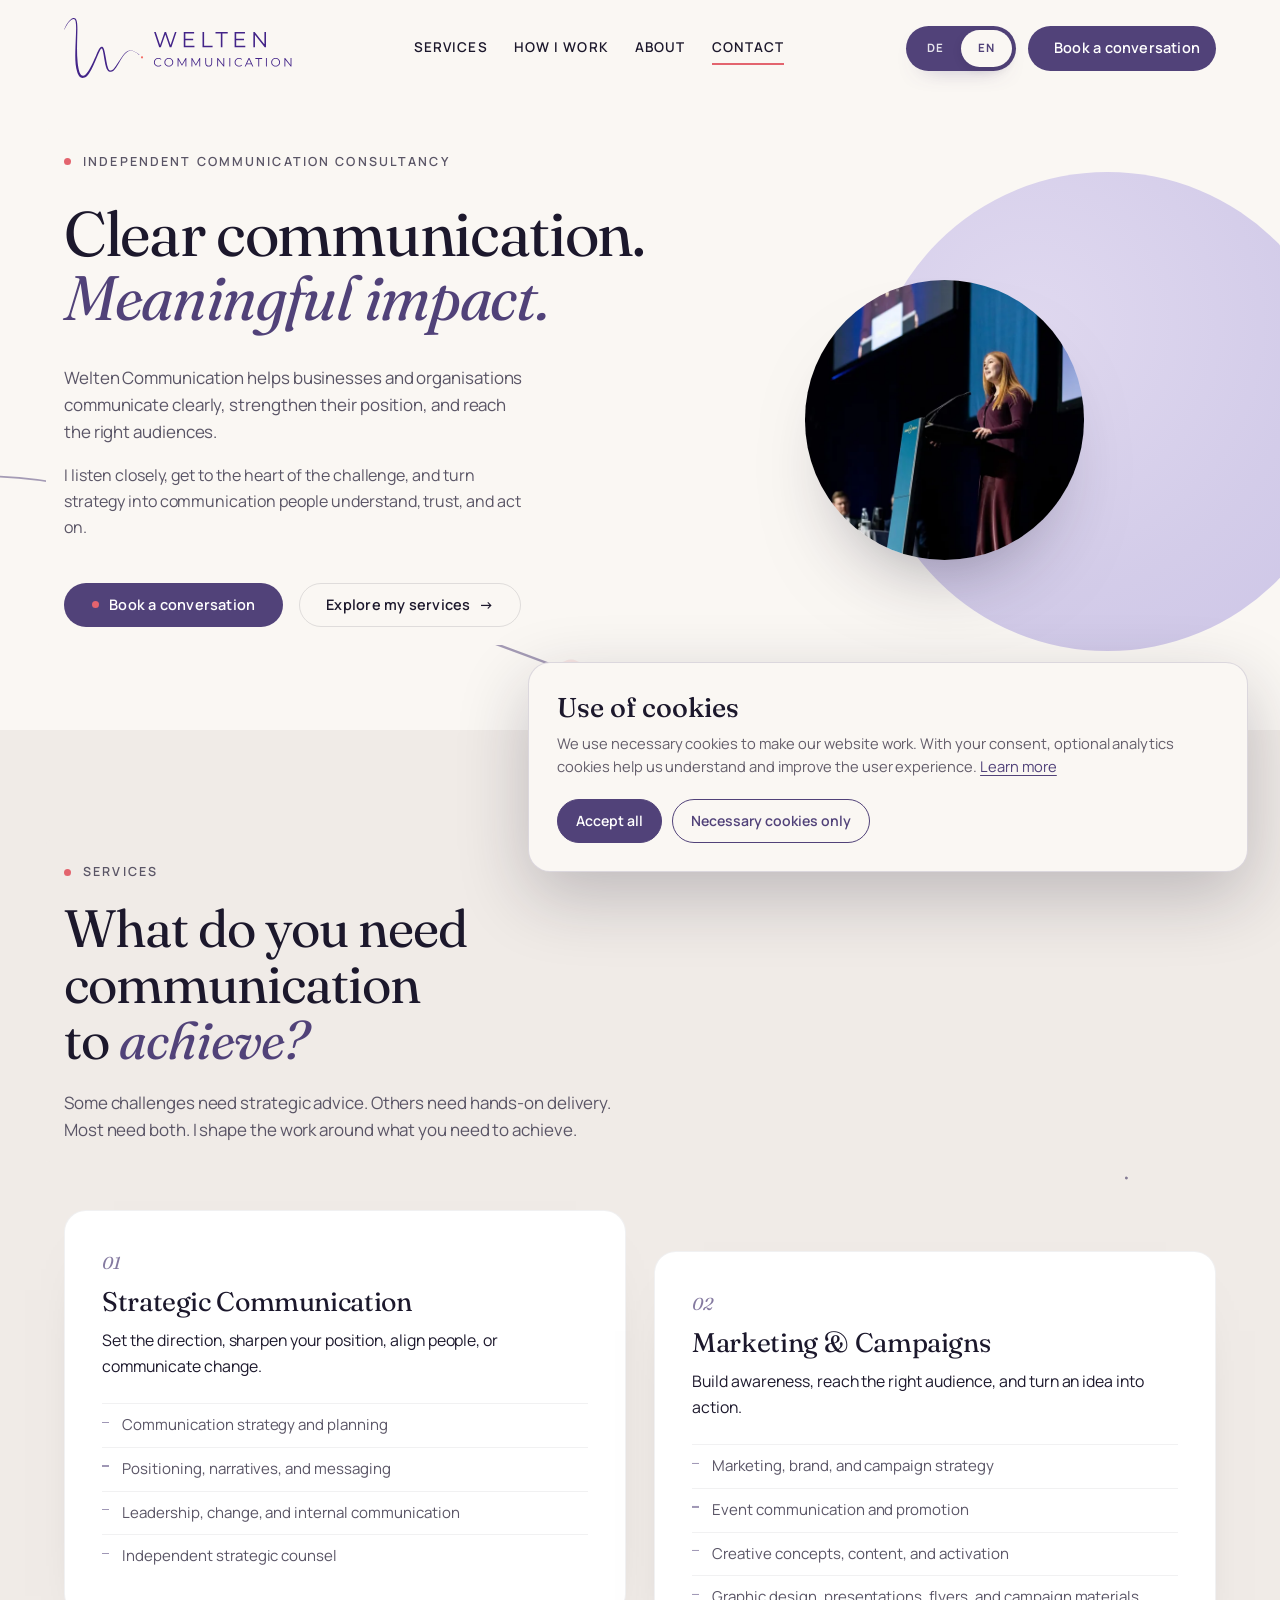
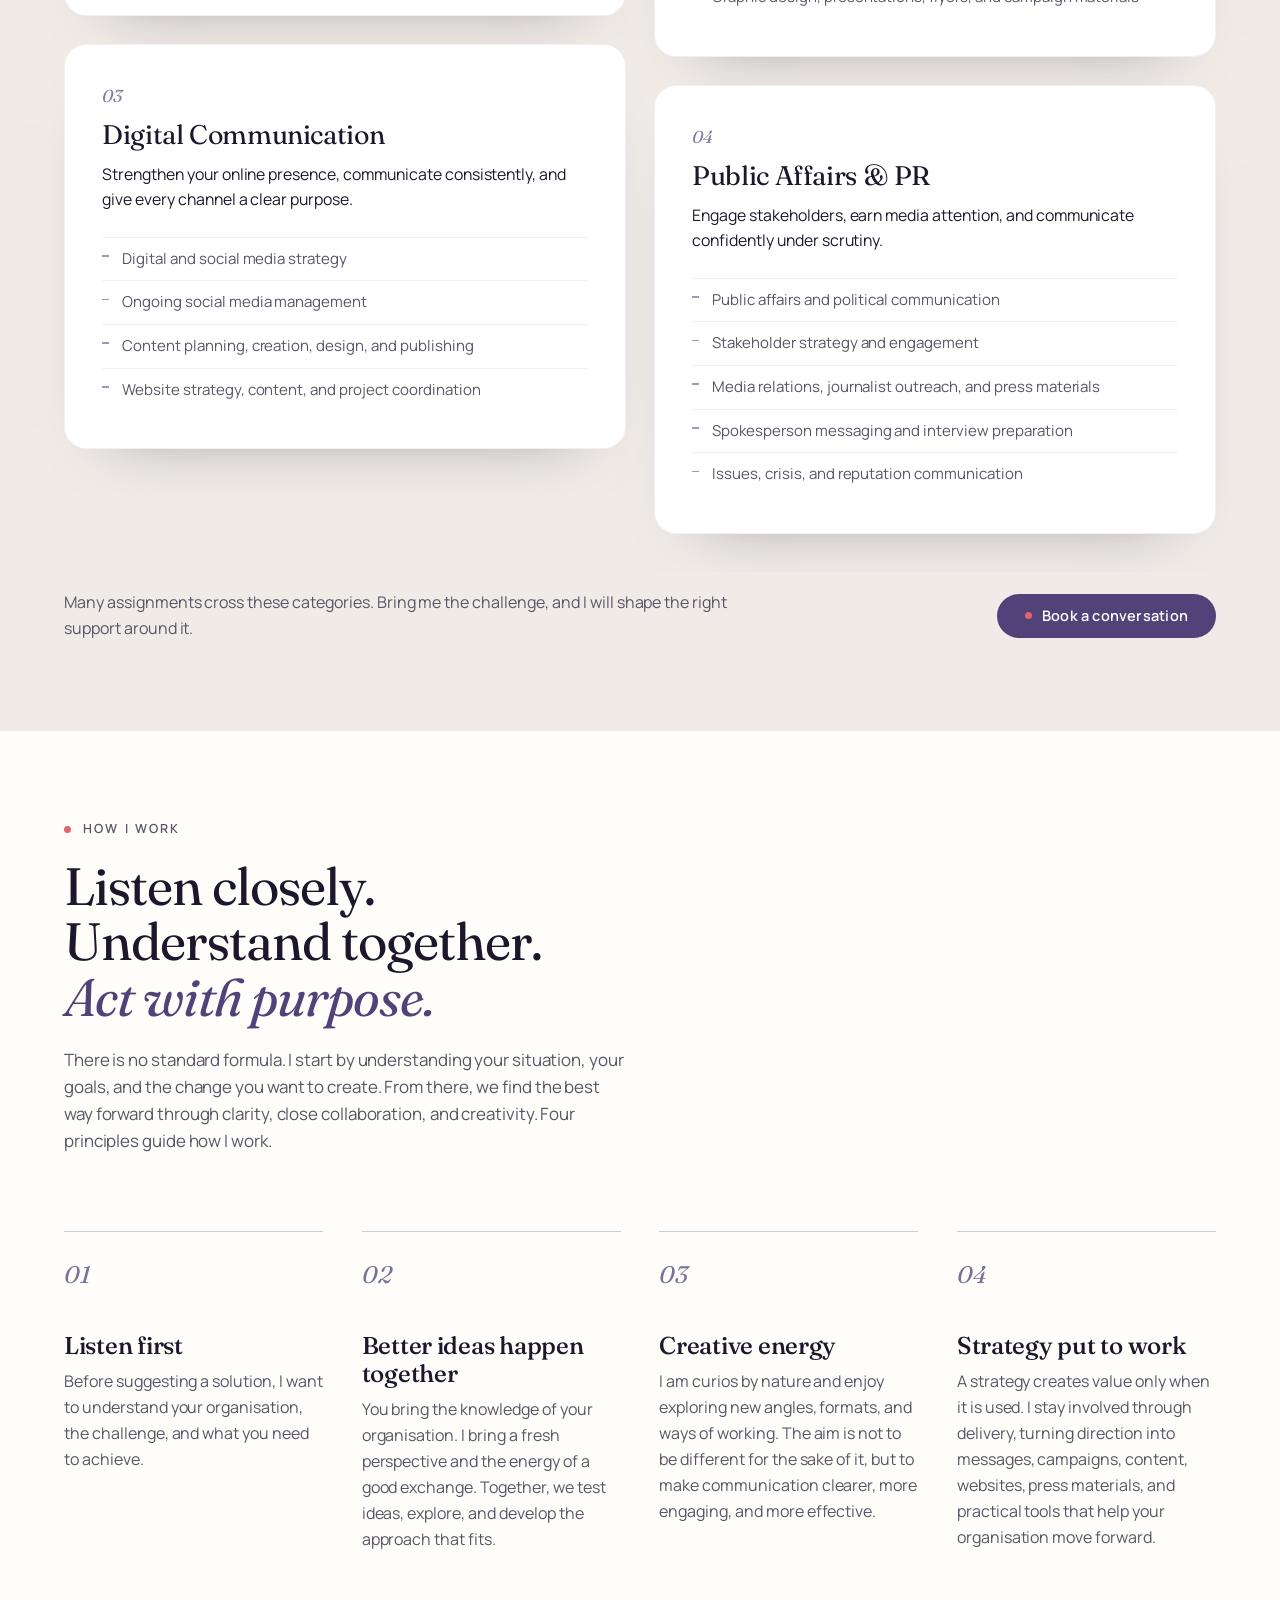
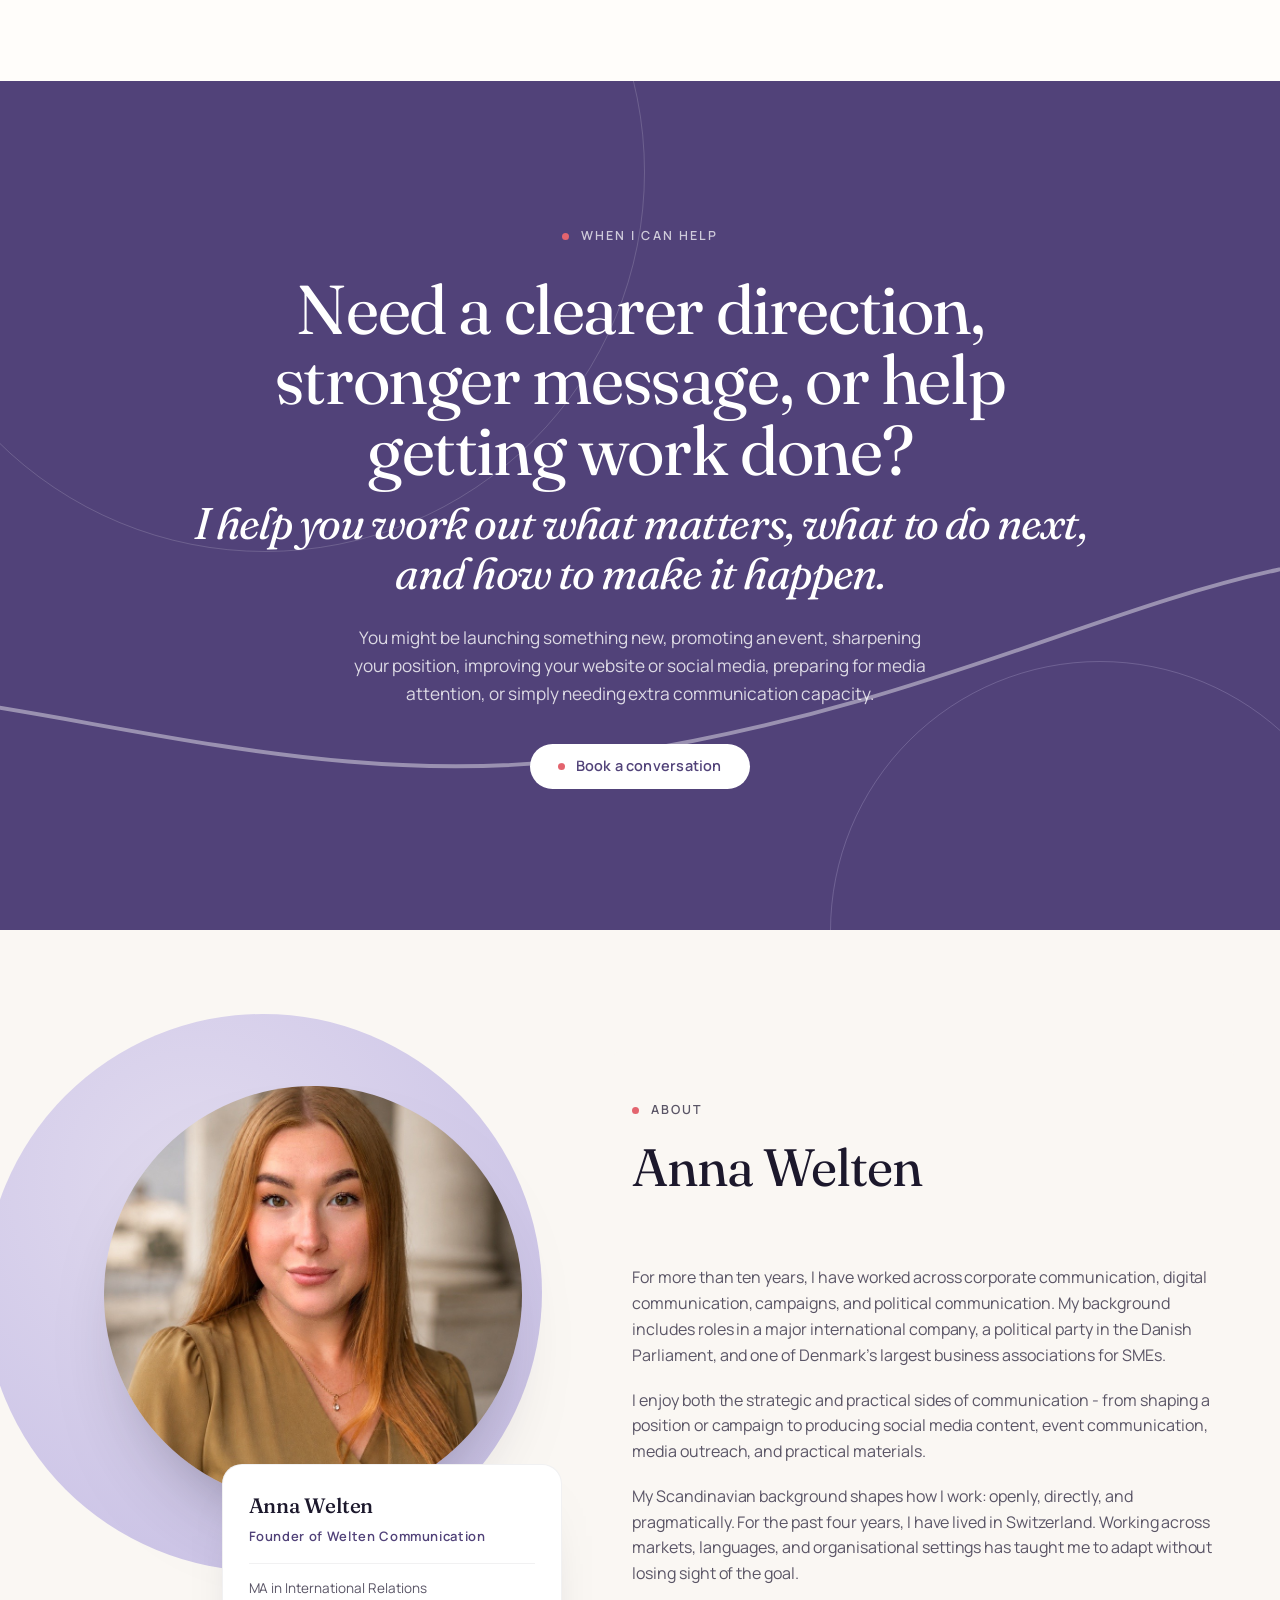
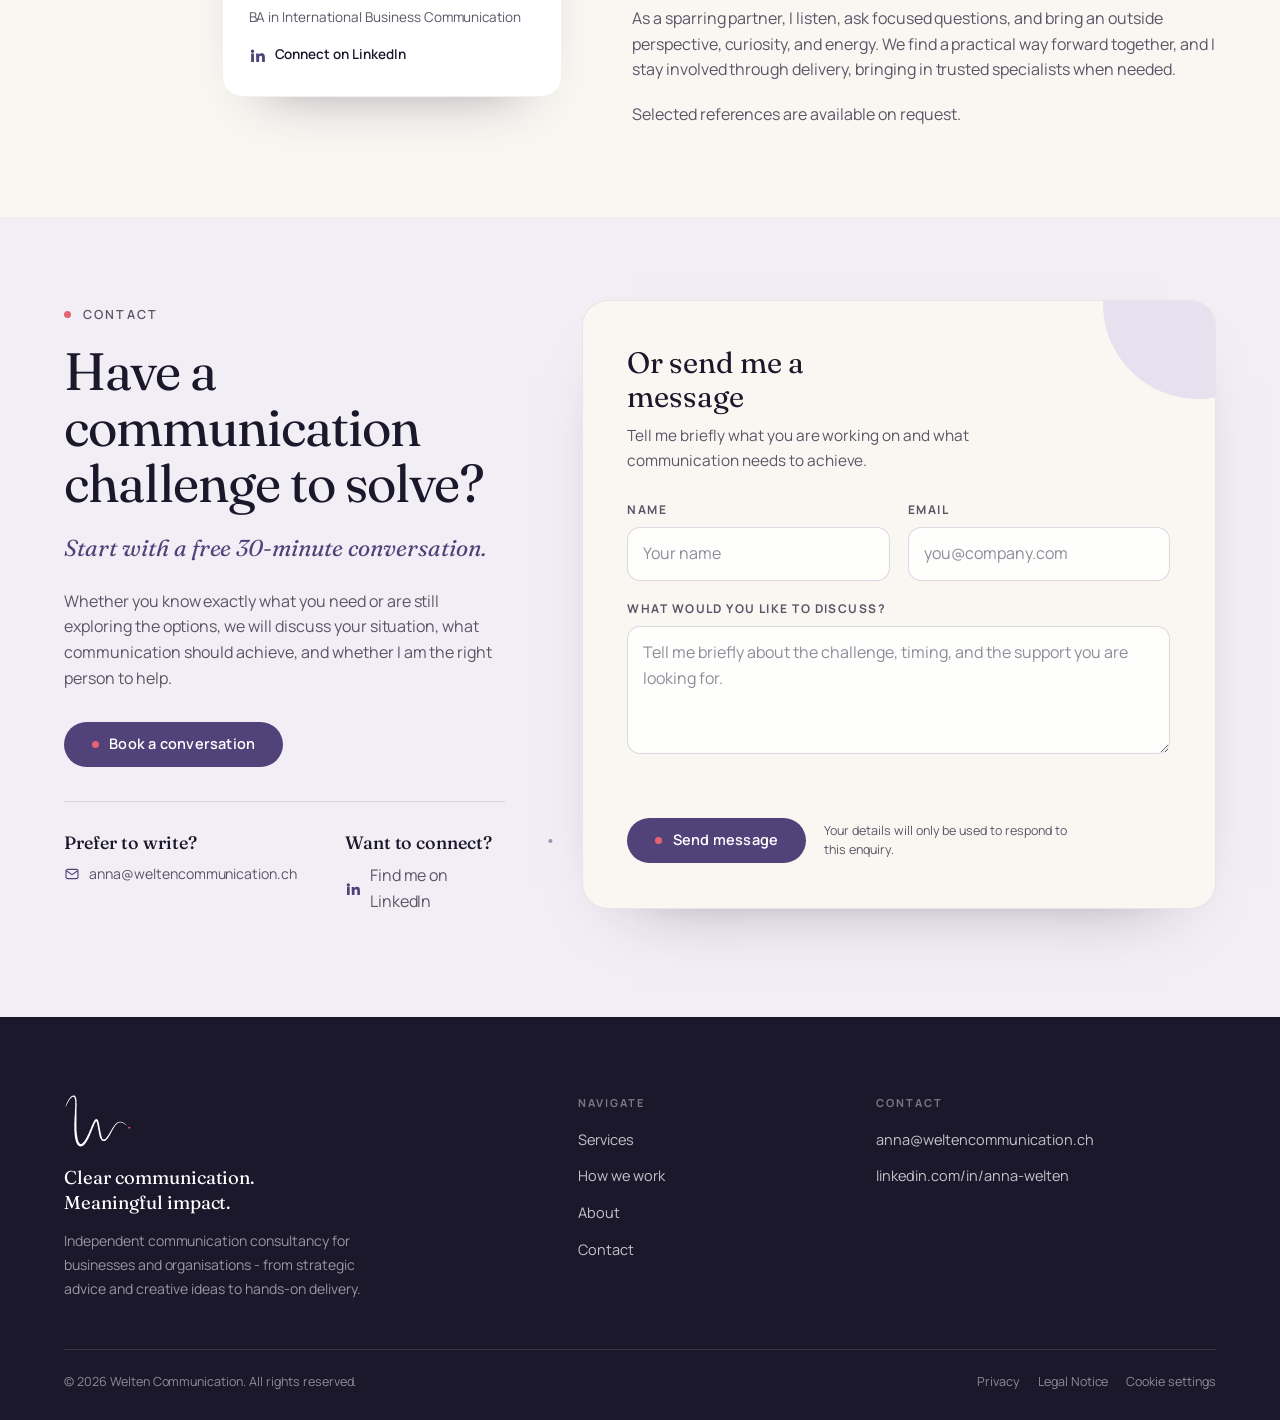
<file: index.html>
<!DOCTYPE html>
<html lang="de">
<head>
<meta charset="utf-8">
<meta name="viewport" content="width=device-width, initial-scale=1">
<meta name="robots" content="noindex,follow">
<title>Welten Communication</title>
<link rel="canonical" href="https://www.weltencommunication.ch/de/">
<link rel="alternate" hreflang="de" href="https://www.weltencommunication.ch/de/">
<link rel="alternate" hreflang="en" href="https://www.weltencommunication.ch/en/">
<link rel="alternate" hreflang="x-default" href="https://www.weltencommunication.ch/de/">
<style>body{margin:0;min-height:100vh;display:grid;place-items:center;background:#faf7f3;color:#1c182c;font:16px/1.6 Georgia,serif}main{padding:32px;text-align:center}a{color:#514279}</style>
<script>
(function(){
  var saved='';
  try{saved=localStorage.getItem('welten-language')||'';}catch(error){}
  var browser=(navigator.language||'').toLowerCase();
  var language=(saved==='de'||saved==='en')?saved:(browser.indexOf('en')===0?'en':'de');
  location.replace('./'+language+'/');
})();
</script>
</head>
<body><main><p>Weiter zur deutschen Website …</p><noscript><p><a href="./de/">Deutsch</a> · <a href="./en/">English</a></p></noscript></main></body>
</html>
</file>
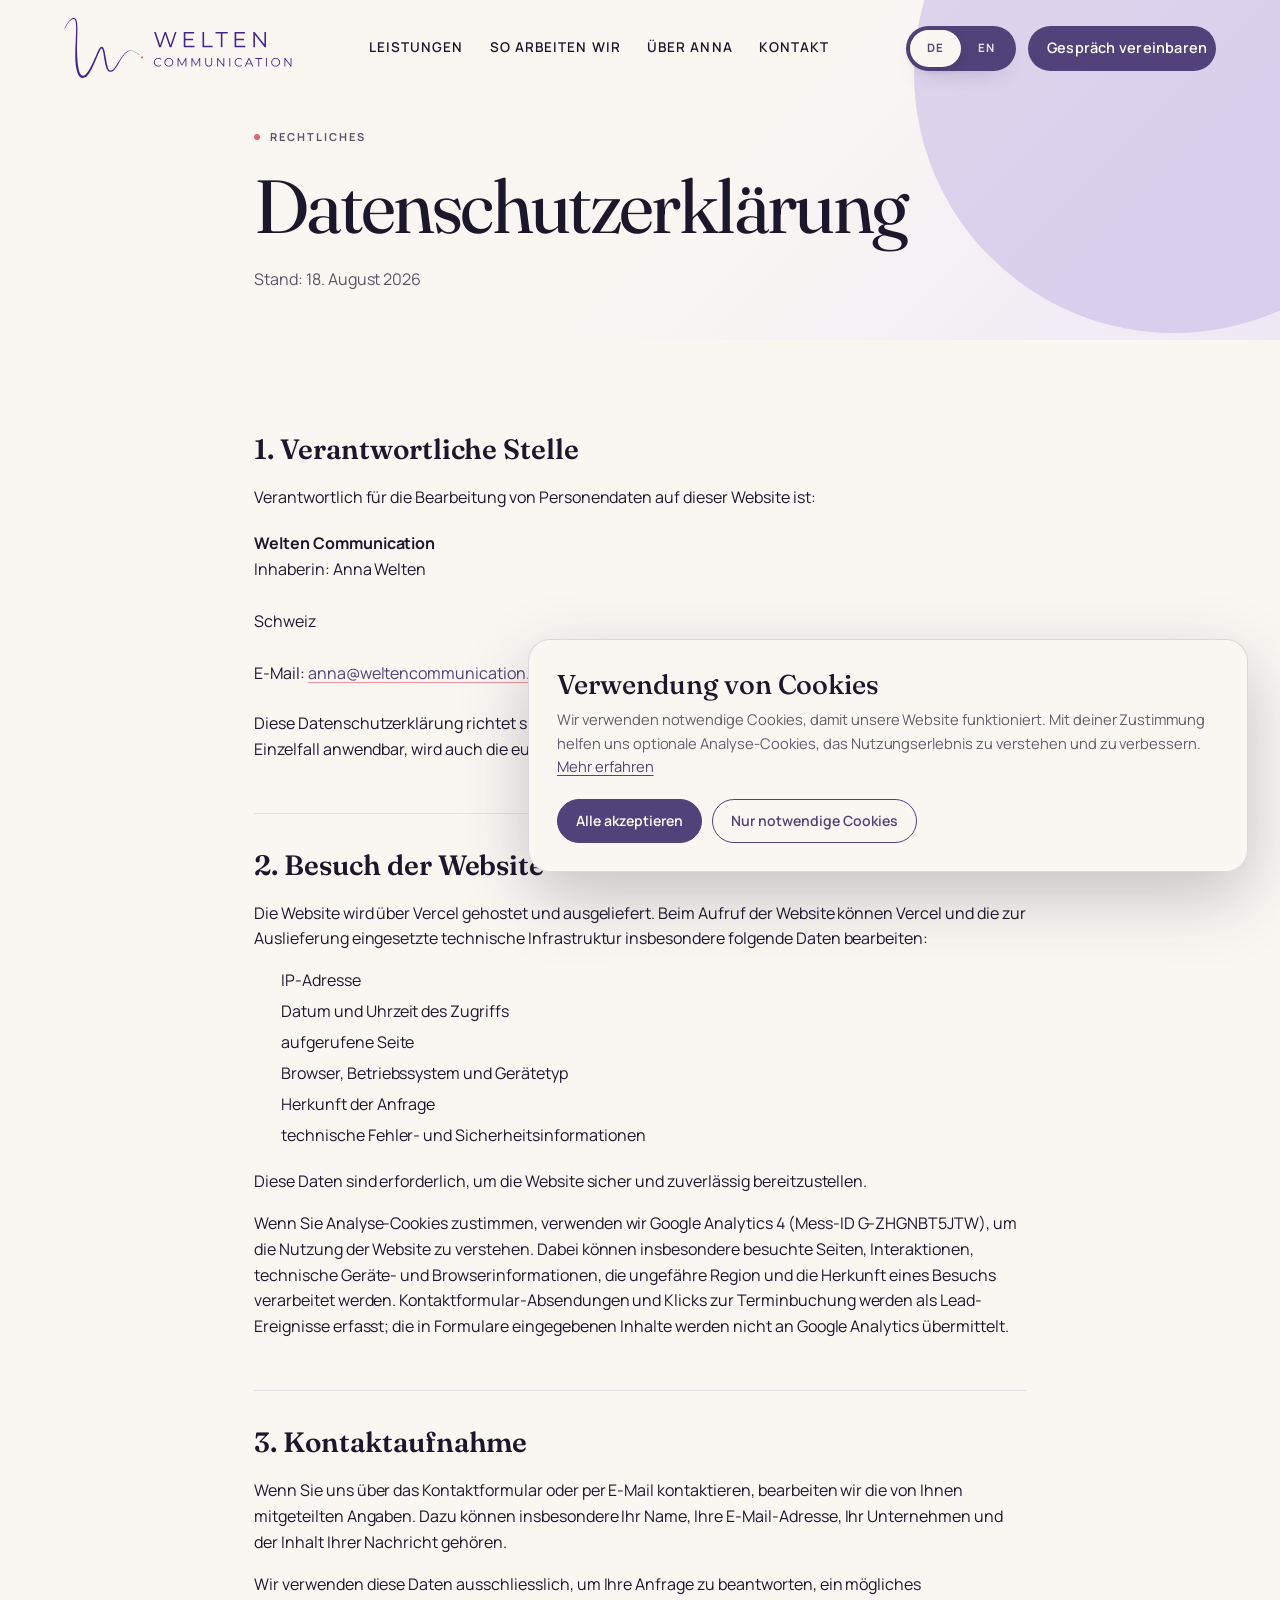
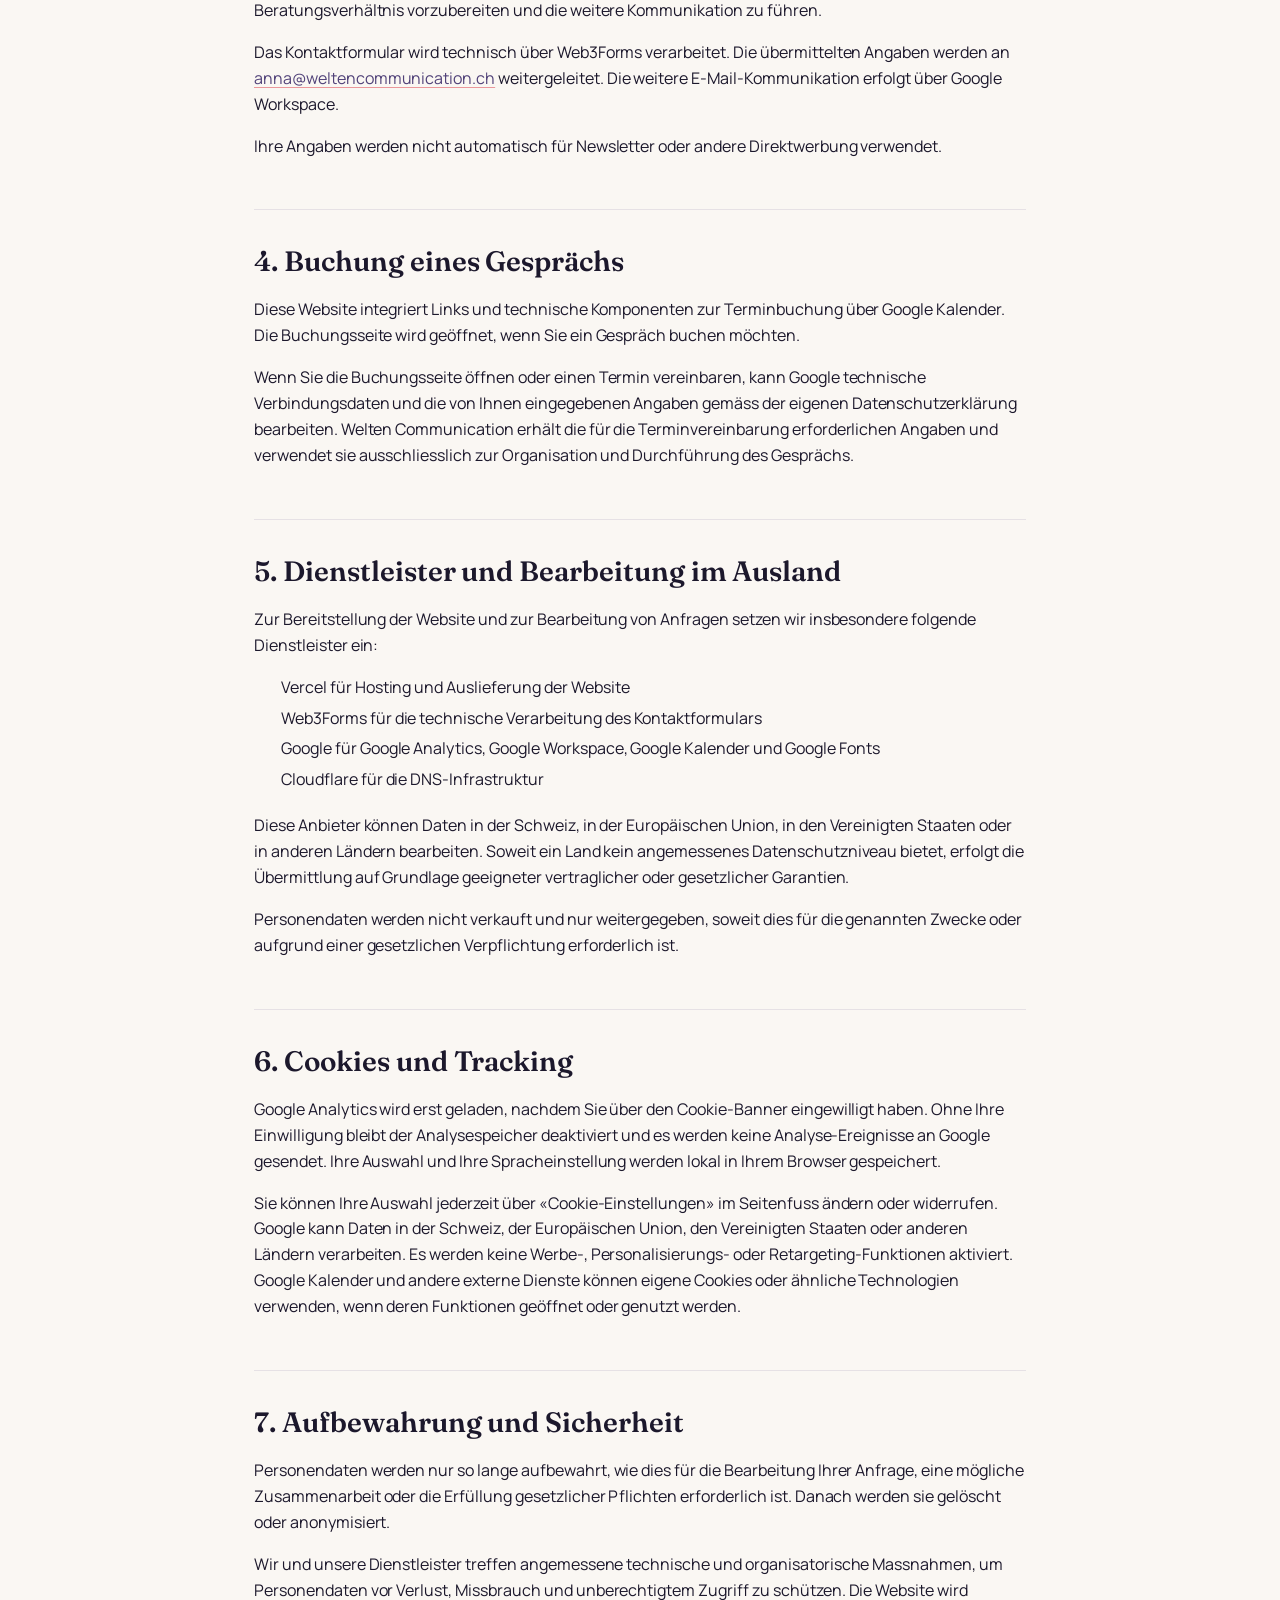
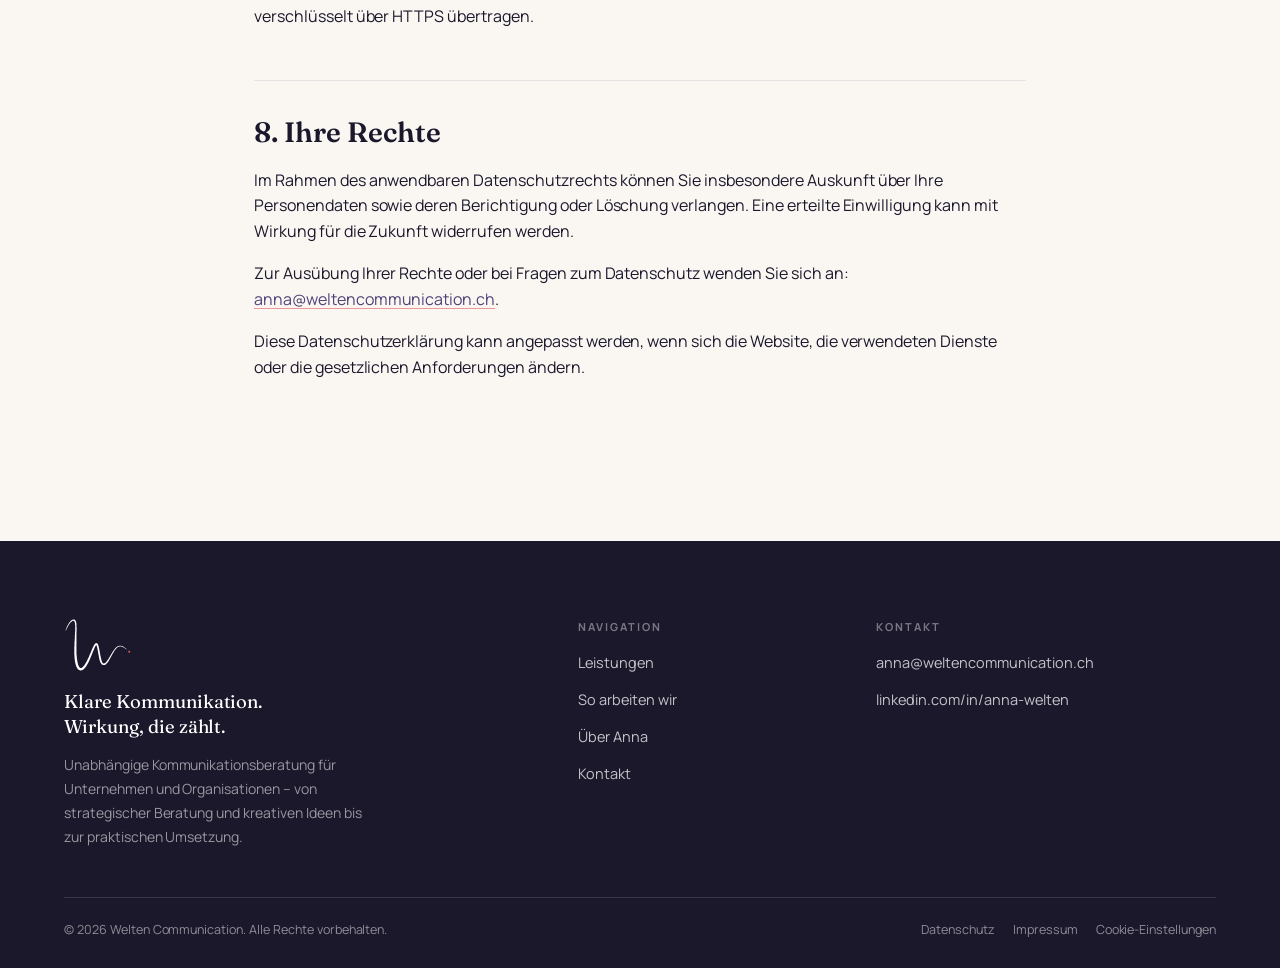
<file: de/datenschutz/index.html>
<!DOCTYPE html>
<html lang="de"><head><meta charset="utf-8"><meta name="viewport" content="width=device-width,initial-scale=1">
<title>Datenschutzerklärung — Welten Communication</title><meta name="description" content="Datenschutzerklärung für die Website von Welten Communication.">
<link rel="canonical" href="https://www.weltencommunication.ch/de/datenschutz/"><link rel="alternate" hreflang="de" href="https://www.weltencommunication.ch/de/datenschutz/"><link rel="alternate" hreflang="en" href="https://www.weltencommunication.ch/en/privacy/"><link rel="alternate" hreflang="x-default" href="https://www.weltencommunication.ch/de/datenschutz/">
<meta property="og:title" content="Datenschutzerklärung — Welten Communication"><meta property="og:description" content="Datenschutzerklärung für die Website von Welten Communication."><meta property="og:url" content="https://www.weltencommunication.ch/de/datenschutz/"><meta property="og:locale" content="de_CH"><meta name="theme-color" content="#FAF7F3">
<link href="/assets/cookie-consent.css" rel="stylesheet"><script src="/assets/analytics-consent.js" defer></script>
<link rel="preconnect" href="https://fonts.googleapis.com"><link rel="preconnect" href="https://fonts.gstatic.com" crossorigin><link href="https://fonts.googleapis.com/css2?family=Fraunces:ital,opsz,wght@0,9..144,400;0,9..144,500;0,9..144,600;1,9..144,400;1,9..144,500&amp;family=Manrope:wght@400;500;600;700&amp;display=swap" rel="stylesheet"><link href="https://calendar.google.com/calendar/scheduling-button-script.css" rel="stylesheet"><script src="https://calendar.google.com/calendar/scheduling-button-script.js" async></script><style>
/* ============================================================
   WELTEN COMMUNICATION
   Built to "Welten Communication — Brand Direction"
   Canvas Warm Linen · Field Dark Purple · Type Charcoal
   Lavender Fog secondary · Warm Greige neutral · Coral signal (~2%)
   Fraunces (display) / Manrope (information)
   ============================================================ */
:root{
  --linen:#FAF7F3;
  --purple:#514279;
  --charcoal:#1C182C;
  --lavender:#CBC3E7;
  --coral:#E3646E;
  --greige:#EAE6E1;
  --white:#FFFFFF;
  --services-bg:#F0EBE7;
  --work-bg:#FFFDFA;
  --contact-bg:#F2EEF6;

  --ink:#1C182C;
  --muted:#5A5566;
  --line-col:rgba(28,24,44,.12);
  --line-soft:rgba(28,24,44,.06);

  --display:"Fraunces","Iowan Old Style","Times New Roman",Georgia,serif;
  --sans:"Manrope",system-ui,-apple-system,"Segoe UI",Helvetica,Arial,sans-serif;

  --gutter:clamp(22px,5vw,84px);
  --max:1400px;
  --ease:cubic-bezier(.22,.61,.36,1);
}

*,*::before,*::after{box-sizing:border-box}
html{-webkit-text-size-adjust:100%;scroll-behavior:smooth}
body{
  margin:0;background:var(--linen);color:var(--ink);
  font-family:var(--sans);font-size:clamp(16px,1.02vw,17.5px);
  line-height:1.62;letter-spacing:-.002em;
  -webkit-font-smoothing:antialiased;-moz-osx-font-smoothing:grayscale;
  overflow-x:hidden;
}
img,svg{display:block;max-width:100%}
a{color:inherit;text-decoration:none}
h1,h2,h3,h4,p{margin:0}
ul{margin:0;padding:0;list-style:none}
button{font:inherit;color:inherit;background:none;border:0;cursor:pointer}
::selection{background:var(--purple);color:#fff}
:focus-visible{outline:2px solid var(--purple);outline-offset:3px;border-radius:4px}

.skip{position:absolute;left:-9999px;top:0;z-index:400;background:var(--charcoal);color:#fff;padding:12px 18px;font-size:14px;border-radius:0 0 8px 0}
.skip:focus{left:0}

.wrap{max-width:var(--max);margin:0 auto;padding:0 var(--gutter);position:relative;z-index:4}

/* ============================================================
   TYPE
   ============================================================ */
.eyebrow{
  display:inline-flex;align-items:center;gap:12px;
  font-size:12.5px;font-weight:600;letter-spacing:.17em;
  text-transform:uppercase;color:var(--muted);
}
.eyebrow::before{content:"";width:7px;height:7px;border-radius:50%;background:var(--coral);flex:0 0 auto}
.display{
  font-family:var(--display);font-weight:400;
  font-size:clamp(2.4rem,4.9vw,4.05rem);line-height:1.03;
  letter-spacing:-.021em;text-wrap:balance;
}
.h2{
  font-family:var(--display);font-weight:400;
  font-size:clamp(2rem,4.1vw,3.5rem);line-height:1.06;
  letter-spacing:-.019em;text-wrap:balance;
}
.h3{font-family:var(--display);font-weight:500;font-size:clamp(1.35rem,1.9vw,1.72rem);line-height:1.16;letter-spacing:-.011em}
.serif-italic{font-style:italic;font-weight:400}
.purple-ink{color:var(--purple)}
.lede{font-size:clamp(1.06rem,1.32vw,1.26rem);line-height:1.58;color:var(--muted);letter-spacing:-.005em}
.body-copy{color:var(--muted)}
.body-copy + .body-copy{margin-top:1.1em}

/* ============================================================
   BUTTONS
   ============================================================ */
.btn{
  display:inline-flex;align-items:center;gap:.7em;
  background:var(--purple);color:#fff;padding:15px 28px;border-radius:100px;
  font-size:14.5px;font-weight:600;letter-spacing:.015em;line-height:1;white-space:nowrap;
  transition:background-color .4s var(--ease),transform .35s var(--ease),box-shadow .4s var(--ease);
}
.header-cta{flex:0 0 auto}
.btn .dot{width:7px;height:7px;border-radius:50%;background:var(--coral);transition:transform .4s var(--ease)}
.btn:hover{background:#3f3363;transform:translateY(-2px);box-shadow:0 16px 34px -20px rgba(81,66,121,.7)}
.btn:hover .dot{transform:scale(1.55)}
.btn-ghost{
  display:inline-flex;align-items:center;gap:.6em;
  background:transparent;color:var(--ink);border:1px solid var(--line-col);
  padding:14px 26px;border-radius:100px;font-size:14.5px;font-weight:600;letter-spacing:.015em;line-height:1;white-space:nowrap;
  transition:border-color .35s var(--ease),color .35s var(--ease);
}
.btn-ghost .arw{transition:transform .4s var(--ease)}
.btn-ghost:hover{border-color:var(--purple);color:var(--purple)}
.btn-ghost:hover .arw{transform:translateX(4px)}

/* ============================================================
   THE LINE — self-contained gestures, drawn once when their
   section appears. Nothing is tied to scroll position.
   ============================================================ */
/* clip sideways only: the circle and the line are meant to run off the
   edge of the canvas, never to create a horizontal scrollbar */
#page{position:relative;overflow-x:clip}
/* One line for the whole page. It always begins far outside the left edge,
   so its starting point is never visible at any screen width. Segments draw
   in as each section arrives — no scroll-position maths involved. */
.flowline{position:absolute;top:0;left:0;width:100%;height:100%;pointer-events:none;z-index:3}
.flowline svg{width:100%;height:100%}
.flowline path{
  fill:none;stroke:var(--purple);stroke-linecap:round;
  vector-effect:non-scaling-stroke;opacity:.5;
  stroke-dasharray:1;stroke-dashoffset:1;
  transition:stroke-dashoffset .16s linear;
}
.flowline path.in{stroke-dashoffset:0}
/* a soft pulse of deeper purple glides along the drawn line — always
   behind the content layer (z-index 0), so text is never affected */
.flowline path.pulse{
  stroke:#3E3160;opacity:0;
  stroke-dasharray:.05 .95;stroke-dashoffset:1;
  transition:opacity 1.4s var(--ease);
  animation:flowpulse 15s linear infinite;
}
.flowline path.pulse.in{opacity:.6}
@keyframes flowpulse{from{stroke-dashoffset:1}to{stroke-dashoffset:-1}}
/* the journey's final coral point — positioned from the built path */
.flow-end{
  position:absolute;left:0;top:0;width:15px;height:15px;border-radius:50%;
  background:var(--coral);transform:translate(-50%,-50%) scale(.72);opacity:0;
  box-shadow:0 0 0 5px rgba(227,100,110,.12);
  transition:opacity .25s var(--ease),transform .35s var(--ease);
}
.flow-end.in{opacity:1;transform:translate(-50%,-50%) scale(1)}
/* an in-front accent: the line passes over the composition here */
.overline{position:absolute;pointer-events:none;z-index:6}
.overline path{fill:none;stroke:var(--purple);stroke-linecap:round;opacity:.4;
  stroke-dasharray:1;stroke-dashoffset:1;transition:stroke-dashoffset 2s var(--ease)}
.overline.in path{stroke-dashoffset:0}
@media (prefers-reduced-motion:reduce){
  .flowline path,.overline path{stroke-dashoffset:0 !important;transition:none}
  .flowline path.pulse{display:none}
  .flow-end{opacity:1;transform:translate(-50%,-50%) scale(1)}
}

/* ============================================================
   CORAL DOT CURSOR
   ============================================================ */
@media (pointer:fine){
  body.has-dot-cursor,body.has-dot-cursor a,body.has-dot-cursor button,
  body.has-dot-cursor input,body.has-dot-cursor textarea{cursor:none}
  .cursor-dot{
    position:fixed;top:0;left:0;width:11px;height:11px;border-radius:50%;
    background:var(--coral);pointer-events:none;z-index:999;
    transform:translate(-50%,-50%);will-change:transform;
    transition:width .28s var(--ease),height .28s var(--ease),background-color .28s var(--ease),opacity .3s var(--ease);
  }
  .cursor-dot.hot{width:34px;height:34px;background:rgba(227,100,110,.26)}
  .cursor-dot.hidden{opacity:0}
}
@media (pointer:coarse){.cursor-dot{display:none}}
@media (prefers-reduced-motion:reduce){.cursor-dot{display:none}body.has-dot-cursor,body.has-dot-cursor a{cursor:auto}}

/* ============================================================
   HEADER
   ============================================================ */
.site-header{position:fixed;top:0;left:0;right:0;z-index:100;
  transition:background-color .4s var(--ease),box-shadow .4s var(--ease)}
.site-header.scrolled{background:rgba(250,247,243,.86);backdrop-filter:blur(14px) saturate(1.1);box-shadow:0 1px 0 var(--line-soft)}
.header-inner{max-width:var(--max);margin:0 auto;padding:18px var(--gutter);
  display:flex;align-items:center;justify-content:space-between;gap:24px;transition:padding .4s var(--ease)}
.site-header.scrolled .header-inner{padding-top:12px;padding-bottom:12px}
.brand{display:flex;align-items:center;flex-shrink:0}
.brand .logo{height:60px;width:auto;transition:height .4s var(--ease)}
.site-header.scrolled .brand .logo{height:50px}
.nav{display:flex;align-items:center;gap:clamp(18px,2.1vw,34px)}
.nav a.navlink{position:relative;font-size:13.5px;font-weight:600;letter-spacing:.075em;
  text-transform:uppercase;color:var(--ink);padding:6px 0;white-space:nowrap;transition:color .3s var(--ease)}
.nav a.navlink::after{content:"";position:absolute;left:0;right:0;bottom:0;height:1.5px;background:var(--coral);
  transform:scaleX(0);transform-origin:right;transition:transform .4s var(--ease)}
.nav a.navlink:hover{color:var(--purple)}
.nav a.navlink:hover::after,.nav a.navlink[aria-current="true"]::after{transform:scaleX(1);transform-origin:left}
.header-actions{display:flex;align-items:center;gap:12px;flex:0 0 auto}
.menu-toggle{
  display:none;width:46px;height:46px;border:1px solid var(--line-col);border-radius:50%;
  align-items:center;justify-content:center;flex-direction:column;gap:5px;
  background:rgba(255,255,255,.72);transition:background-color .3s var(--ease),border-color .3s var(--ease)
}
.menu-toggle span{width:19px;height:1.5px;border-radius:2px;background:var(--charcoal);transition:transform .35s var(--ease),opacity .25s var(--ease)}
.menu-toggle[aria-expanded="true"] span:nth-child(1){transform:translateY(6.5px) rotate(45deg)}
.menu-toggle[aria-expanded="true"] span:nth-child(2){opacity:0}
.menu-toggle[aria-expanded="true"] span:nth-child(3){transform:translateY(-6.5px) rotate(-45deg)}
.mobile-menu{
  position:absolute;left:var(--gutter);right:var(--gutter);top:calc(100% + 2px);
  padding:18px;background:var(--linen);border:1px solid var(--line-soft);
  border-radius:18px;box-shadow:0 30px 70px -38px rgba(28,24,44,.6);
  opacity:0;visibility:hidden;transform:translateY(-10px);pointer-events:none;
  transition:opacity .3s var(--ease),transform .3s var(--ease),visibility .3s
}
.mobile-menu a{display:flex;align-items:center;justify-content:space-between;padding:14px 12px;border-bottom:1px solid var(--line-soft);font-family:var(--display);font-size:1.22rem}
.mobile-menu a:last-child{border-bottom:0}
.mobile-menu a::after{content:"↘";font-family:var(--sans);font-size:.85rem;color:var(--coral)}
.site-header.menu-open{background:rgba(250,247,243,.97);backdrop-filter:blur(14px)}
.site-header.menu-open .mobile-menu{opacity:1;visibility:visible;transform:none;pointer-events:auto}
/* Single-page site: no mobile menu — the header keeps a slim CTA and
   the section links live in the footer. */

/* ============================================================
   HERO — one large soft lavender field, circular image,
   the line entering from off-canvas around the body copy.
   ============================================================ */
.hero{position:relative;padding-top:clamp(116px,11.5vw,152px);padding-bottom:clamp(64px,8vw,120px);background:var(--linen)}
.hero-grid{display:grid;grid-template-columns:1.02fr .98fr;gap:clamp(32px,5vw,70px);align-items:center;position:relative;z-index:2}
.hero-copy .eyebrow{margin-bottom:clamp(20px,2.6vw,30px)}
.hero h1{margin-bottom:clamp(24px,3vw,34px)}
.hero h1 .l2{color:var(--purple)}
.hero h1 .l3{font-style:italic}
.hero-body{max-width:46ch}
.hero-copy{position:relative;background:var(--linen);box-shadow:0 0 0 18px var(--linen);border-radius:1px}
.hero-actions{display:flex;align-items:center;gap:16px;flex-wrap:wrap;margin-top:clamp(30px,3.6vw,42px)}

.hero-media{position:relative;justify-self:end;width:100%;max-width:min(54vw,680px);z-index:2}
/* the single large lavender field — sized from the image, so it scales
   correctly on any screen instead of drifting on wide monitors */
.hero-media::before{
  content:"";position:absolute;z-index:0;border-radius:50%;pointer-events:none;
  background:radial-gradient(circle at 34% 32%, #DAD2EF 0%, #CBC3E7 58%, #C3BAE4 100%);
  width:106%;aspect-ratio:1;right:-29%;top:-7%;opacity:.82;
}
.hero-figure{position:relative;width:62%;margin-top:18%;aspect-ratio:1;border-radius:50%;overflow:hidden;
  box-shadow:0 46px 90px -54px rgba(28,24,44,.6)}
.hero-figure img{width:100%;height:100%;object-fit:cover;object-position:68% 50%}
/* ============================================================
   SECTIONS — no hard blocks; content floats in one composition
   ============================================================ */
.section{position:relative;padding:clamp(78px,10vw,150px) 0}
.section-head{max-width:56ch}
.section-head .h2{margin-top:18px}
.section-head .lede{margin-top:22px}

/* ---------- SERVICES: four blocks, equal height ---------- */
.svc-head{display:block;max-width:56ch}
.svc-head .h2{margin-top:18px}
.svc-head .lede{margin-top:22px}
.svc-head,.svc-foot{position:relative;background:var(--services-bg);box-shadow:0 0 0 18px var(--services-bg);border-radius:1px}

.svc-grid{
  display:grid;grid-template-columns:repeat(2,minmax(0,1fr));
  gap:clamp(18px,2.2vw,30px);margin-top:clamp(42px,5.2vw,74px);
  align-items:start;padding-bottom:clamp(28px,3.2vw,48px);
}
.svc-card{
  display:flex;flex-direction:column;
  background:var(--white);border:1px solid var(--line-soft);border-radius:22px;
  padding:clamp(26px,2.9vw,40px);
  box-shadow:0 30px 60px -50px rgba(28,24,44,.5);
  transition:transform .45s var(--ease),box-shadow .45s var(--ease),border-color .45s var(--ease);
}
.svc-card:hover{transform:translateY(-5px);box-shadow:0 42px 74px -46px rgba(28,24,44,.55);border-color:rgba(81,66,121,.22)}
.svc-grid .svc-card:nth-child(even){transform:translateY(clamp(28px,3.2vw,48px))}
.svc-grid .svc-card:nth-child(even):hover{transform:translateY(clamp(23px,2.8vw,43px))}
.svc-card .n{
  font-family:var(--display);font-style:italic;
  font-size:clamp(1.05rem,1.35vw,1.28rem);color:var(--purple);opacity:.7;
}
.svc-card h3{
  font-family:var(--display);font-weight:400;letter-spacing:-.014em;line-height:1.1;
  font-size:clamp(1.4rem,2.1vw,1.85rem);margin:10px 0 12px;
  transition:color .4s var(--ease);
}
.svc-card:hover h3{color:var(--purple)}
.svc-lead{color:var(--ink);font-size:clamp(.99rem,1.05vw,1.04rem);margin-bottom:20px}
.svc-items{margin-top:auto;padding-top:4px}
.svc-items li{
  position:relative;padding-left:20px;
  padding-top:10px;padding-bottom:10px;border-top:1px solid var(--line-soft);
  font-size:.94rem;color:var(--muted);line-height:1.5;
}
.svc-items li::before{content:"";position:absolute;left:0;top:1.16em;width:7px;height:1.5px;background:var(--purple);opacity:.55}
.svc-foot{
  margin-top:clamp(38px,4.4vw,62px);display:flex;align-items:center;
  justify-content:space-between;gap:clamp(20px,3vw,44px);flex-wrap:wrap;
}
.svc-foot p{max-width:50ch;color:var(--muted)}

/* ---------- HOW WE WORK: floating principles, no container ---------- */
.work-grid{display:grid;grid-template-columns:repeat(4,minmax(0,1fr));
  gap:clamp(26px,3vw,48px);margin-top:clamp(48px,6vw,80px)}
.principle{position:relative;padding:24px 0 0;border-top:1px solid rgba(81,66,121,.28)}
.principle .p-n{
  display:block;font-family:var(--display);font-style:italic;
  font-size:1.5rem;color:var(--purple);opacity:.75;margin-bottom:clamp(22px,2.8vw,36px);
}
.principle h3{margin-bottom:10px}
.principle p{color:var(--muted);max-width:40ch}
/* every other principle floats down — breaks the tidy row */
.work-grid .principle:nth-child(even){transform:none}
#services{background:var(--services-bg);padding-bottom:clamp(62px,7vw,96px)}
#how-we-work{background:var(--work-bg);padding-top:clamp(56px,6.5vw,88px)}
#services,#how-we-work,#about,#contact{scroll-margin-top:92px}
#how-we-work .section-head,#how-we-work .principle{background:var(--work-bg);box-shadow:0 0 0 16px var(--work-bg)}

/* ---------- STATEMENT BAND (purple field) ---------- */
.band{position:relative;overflow:hidden;background:var(--purple);color:#fff;
  padding:clamp(90px,11vw,160px) 0;text-align:center;z-index:2}
.band .eyebrow{color:rgba(255,255,255,.72)}
.band h2{font-family:var(--display);font-weight:400;color:#fff;margin:26px auto 0;
  font-size:clamp(2.3rem,5.4vw,4.4rem);line-height:1.02;letter-spacing:-.02em;max-width:17ch}
.band h2 em{font-style:italic}
.band .band-sub{color:rgba(255,255,255,.8);max-width:52ch;margin:26px auto 0;font-size:1.08rem}
.band .band-cta{margin-top:36px;display:inline-flex}
.band .btn{background:#fff;color:var(--purple)}
.band .btn:hover{background:var(--lavender);color:var(--charcoal)}
.band-circle{position:absolute;border-radius:50%;border:1px solid rgba(255,255,255,.16);pointer-events:none}
.bc1{width:min(74vw,760px);aspect-ratio:1;top:-34%;left:-9%}
.bc2{width:min(50vw,540px);aspect-ratio:1;bottom:-32%;right:-7%;border-color:rgba(203,195,231,.24)}
.band .overline path{stroke:#fff;opacity:.42}

/* ---------- ABOUT ANNA — photo overlaps the text column ---------- */
.about{position:relative;padding:clamp(84px,11vw,160px) 0 clamp(62px,7vw,96px);background:var(--linen)}
.about-grid{display:grid;grid-template-columns:.92fr 1.08fr;gap:clamp(36px,5.5vw,84px);align-items:start}
.about-media{position:relative;z-index:2}
/* lavender circle frames the person, per the graphic language */
.about-media::before{
  content:"";position:absolute;z-index:0;border-radius:50%;
  background:radial-gradient(circle at 38% 30%, #DED7EE 0%, #CBC3E7 62%, #C1B8E2 100%);
  width:112%;aspect-ratio:1;left:-16%;top:-9%;opacity:.9;
}
.about-figure{
  position:relative;z-index:1;border-radius:50%;overflow:hidden;aspect-ratio:1;
  box-shadow:0 46px 90px -56px rgba(28,24,44,.62);
}
.about-figure img{width:100%;height:100%;object-fit:cover;object-position:50% 20%}
/* profile card floats out over the photo */
.profile-card{
  position:relative;z-index:3;background:var(--white);border:1px solid var(--line-soft);
  border-radius:20px;padding:24px 26px;box-shadow:0 30px 60px -42px rgba(28,24,44,.5);
  width:min(94%,340px);margin:-56px 0 0 auto;
}
.profile-card .pc-name{font-family:var(--display);font-size:1.3rem;font-weight:500;letter-spacing:-.01em}
.profile-card .pc-role{font-size:13px;font-weight:600;letter-spacing:.05em;color:var(--purple);margin-top:3px}
.profile-card ul{margin-top:16px;padding-top:14px;border-top:1px solid var(--line-soft);display:grid;gap:7px}
.profile-card li{font-size:13.5px;color:var(--muted)}
.profile-card .pc-li{
  margin-top:16px;display:inline-flex;align-items:center;gap:9px;
  font-size:13.5px;font-weight:600;color:var(--ink);transition:color .3s var(--ease);
}
.profile-card .pc-li svg{width:17px;height:17px;color:var(--purple)}
.profile-card .pc-li:hover{color:var(--purple)}
.about-body{padding-top:clamp(0px,2vw,26px)}
.about-body{position:relative;background:var(--linen);box-shadow:0 0 0 18px var(--linen);border-radius:1px}
.about-body .h2{margin-top:18px}
.about-body .about-sub{font-family:var(--display);font-size:clamp(1.25rem,1.9vw,1.6rem);
  font-style:italic;color:var(--purple);margin-top:20px;line-height:1.3}
.about-body .body-copy{margin-top:1.15em}

/* ---------- CONTACT — the line finishes here ---------- */
.contact{position:relative;padding:clamp(56px,6.5vw,90px) 0 clamp(70px,8vw,120px);background:var(--contact-bg)}
.contact-grid{display:grid;grid-template-columns:.82fr 1.18fr;gap:clamp(40px,6vw,92px);align-items:start}
.contact h2{margin-top:18px;max-width:16ch}
.contact .contact-sub{font-family:var(--display);font-style:italic;color:var(--purple);
  font-size:clamp(1.2rem,1.8vw,1.5rem);margin-top:18px}
.contact .body-copy{margin-top:22px;max-width:46ch}
.contact-copy{position:relative;background:var(--contact-bg);box-shadow:0 0 0 18px var(--contact-bg);border-radius:1px}
.contact-actions{margin-top:30px}
.contact-details{display:grid;grid-template-columns:1fr 1fr;gap:18px;margin-top:34px;padding-top:26px;border-top:1px solid rgba(81,66,121,.16)}
.cs-block .k{font-family:var(--display);font-size:1.12rem;font-weight:500;margin-bottom:6px}
.cs-block a{display:inline-flex;align-items:center;gap:9px;color:var(--muted);
  font-size:1rem;transition:color .3s var(--ease);word-break:break-word}
.cs-block a[href^="mailto:"]{font-size:clamp(.88rem,1.02vw,.96rem);white-space:nowrap;word-break:normal}
.cs-block a:hover{color:var(--purple)}
.cs-block a svg{width:16px;height:16px;flex:0 0 auto;color:var(--purple)}

/* ============================================================
   FOOTER
   ============================================================ */
.site-footer{position:relative;z-index:2;background:var(--charcoal);color:rgba(255,255,255,.66);
  padding:clamp(56px,6vw,84px) 0 28px}
.foot-top{display:grid;grid-template-columns:1.5fr .8fr 1.1fr;gap:clamp(30px,4vw,62px);
  padding-bottom:clamp(32px,4vw,48px);border-bottom:1px solid rgba(255,255,255,.12)}
.foot-brand .mark{height:54px;margin-bottom:18px}
.foot-brand .f-tag{font-family:var(--display);font-size:1.16rem;color:#fff;line-height:1.34;max-width:22ch}
.foot-brand p{font-size:14px;line-height:1.7;max-width:34ch;color:rgba(255,255,255,.55);margin-top:14px}
.foot-col h3{font-size:11px;letter-spacing:.18em;text-transform:uppercase;color:rgba(255,255,255,.42);margin-bottom:15px}
.foot-col ul{display:grid;gap:11px}
.foot-col a{font-size:14.5px;color:rgba(255,255,255,.74);transition:color .3s var(--ease);word-break:break-word}
.foot-col a:hover{color:#fff}
.foot-bottom{display:flex;justify-content:space-between;align-items:center;gap:14px;flex-wrap:wrap;
  padding-top:22px;font-size:12.5px;color:rgba(255,255,255,.5)}
.foot-legal{display:flex;gap:18px;flex-wrap:wrap}
.foot-bottom a:hover{color:#fff}

/* ============================================================
   MOTION — subtle, calm
   ============================================================ */
.reveal{opacity:0;transform:translateY(24px);transition:opacity .95s var(--ease),transform .95s var(--ease)}
.reveal.in{opacity:1;transform:none}
.reveal[data-d="1"]{transition-delay:.08s}
.reveal[data-d="2"]{transition-delay:.16s}
.reveal[data-d="3"]{transition-delay:.24s}
/* keep the staggered offsets working alongside reveal */
.work-grid .principle.reveal{transform:translateY(24px)}
.work-grid .principle.reveal.in:nth-child(odd){transform:none}
.work-grid .principle.reveal.in:nth-child(even){transform:none}
.svc-grid .svc-card.reveal{transform:translateY(24px)}
.svc-grid .svc-card.reveal.in:nth-child(odd){transform:none}
.svc-grid .svc-card.reveal.in:nth-child(even){transform:translateY(clamp(28px,3.2vw,48px))}
.svc-grid .svc-card.reveal.in:nth-child(even):hover{transform:translateY(clamp(23px,2.8vw,43px))}
.float{animation:float 13s ease-in-out infinite}
@keyframes float{0%,100%{transform:translateY(0)}50%{transform:translateY(-16px)}}
@media (prefers-reduced-motion:reduce){
  .reveal{opacity:1;transform:none !important;transition:none}
  .float{animation:none}
  html{scroll-behavior:auto}
}

/* ============================================================
   RESPONSIVE
   ============================================================ */
/* very wide screens: hold the composition together instead of letting it drift */
@media(min-width:1700px){
  :root{--max:1560px}
  .hero-media{max-width:600px}
}
@media(max-width:1000px){
  .hero-grid,.about-grid,.contact-grid{grid-template-columns:1fr}
  .hero-media{justify-self:end;max-width:min(82vw,560px);margin-top:18px}
  .about-media{max-width:440px}
  .profile-card{margin-left:0}
  .work-grid{grid-template-columns:repeat(2,minmax(0,1fr))}
  .work-grid .principle:nth-child(n){transform:none !important}
  .foot-top{grid-template-columns:1fr 1fr}
  .flowline path{opacity:.26}
}
@media(max-width:820px){
  .nav{display:none}
  .menu-toggle{display:flex}
  /* single-page site: no menu — just a slim CTA beside the logo */
  .header-cta{padding:11px 18px;font-size:13px;gap:.55em}
  .header-cta .dot{width:6px;height:6px}
  .header-inner{gap:14px}
  .svc-grid{grid-template-columns:1fr}
  .svc-grid{padding-bottom:0}
  .svc-grid .svc-card:nth-child(n),.svc-grid .svc-card.reveal.in:nth-child(n),.svc-grid .svc-card:nth-child(n):hover{transform:none}
}
@media(max-width:700px){
  .brand .logo{height:46px}
  .site-header.scrolled .brand .logo{height:40px}
  .foot-top{grid-template-columns:1fr}
  .about-media::before{width:118%;left:-9%}
  .hero-media{max-width:min(92vw,440px);margin-top:36px}
  .hero-figure{width:64%;margin-top:15%}
  .hero-media::before{width:106%;right:-24%;top:-4%}
  .work-grid{grid-template-columns:1fr;gap:34px}
  /* keep the line well clear of body text on small screens */
  .flowline path{opacity:.32}
  /* slimmer, better-proportioned buttons on small screens */
  .btn{padding:12px 20px;font-size:13.5px}
  .btn-ghost{padding:11px 19px;font-size:13.5px}
}
@media(max-width:540px){
  .header-cta{display:none}
  .header-inner{gap:12px}
  .hero-copy{min-width:0}
  .hero .display{font-size:clamp(2.05rem,9.1vw,2.3rem);line-height:1.04}
  .hero-copy .eyebrow{font-size:10.5px;letter-spacing:.12em;white-space:normal}
}
@media(max-width:420px){
  .brand .logo{height:46px}
  .site-header.scrolled .brand .logo{height:40px}
  .btn{padding:11px 18px;font-size:13px}
  .btn-ghost{padding:10px 17px;font-size:13px}
}

/* ============================================================
   CONTACT FORM — visible at the bottom of the page
   ============================================================ */
.contact-form-card{position:relative;z-index:10;overflow:hidden;background:var(--linen);border:1px solid rgba(81,66,121,.1);border-radius:26px;padding:clamp(28px,3.5vw,46px);box-shadow:0 30px 70px -52px rgba(28,24,44,.55)}
.contact-form-card::after{content:"";position:absolute;z-index:0;width:190px;aspect-ratio:1;border-radius:50%;right:-78px;top:-92px;background:var(--lavender);opacity:.44;pointer-events:none}
.contact-form-content{position:relative;z-index:1}
.contact-form-heading{font-family:var(--display);font-size:clamp(1.55rem,2.3vw,2.05rem);font-weight:400;line-height:1.15;max-width:15ch}
.contact-form-intro{color:var(--muted);font-size:.96rem;margin-top:10px;max-width:48ch}
.contact-form{display:grid;grid-template-columns:1fr 1fr;gap:18px;margin-top:26px}
.form-field{display:grid;gap:8px}
.form-field.full{grid-column:1/-1}
.form-field label{font-size:12px;font-weight:700;letter-spacing:.12em;text-transform:uppercase;color:var(--muted)}
.form-field input,.form-field textarea{
  width:100%;border:1px solid rgba(81,66,121,.2);border-radius:13px;background:rgba(255,255,255,.8);
  color:var(--ink);font:inherit;font-size:16px;padding:13px 15px;outline:0;
  transition:border-color .25s var(--ease),box-shadow .25s var(--ease),background-color .25s var(--ease)
}
.form-field textarea{min-height:128px;resize:vertical}
.form-field input::placeholder,.form-field textarea::placeholder{color:#918b99}
.form-field input:focus,.form-field textarea:focus{background:#fff;border-color:var(--purple);box-shadow:0 0 0 3px rgba(81,66,121,.1)}
.form-actions{grid-column:1/-1;display:flex;align-items:center;gap:18px;flex-wrap:wrap;margin-top:4px}
.form-submit{border:0}
.form-submit[disabled]{opacity:.68;cursor:wait;transform:none;box-shadow:none}
.form-note{font-size:12.5px;line-height:1.5;color:var(--muted);max-width:31ch}
.form-status{grid-column:1/-1;min-height:24px;font-size:14px;font-weight:600;color:var(--muted)}
.form-status.error{color:#a43642}
.contact-success{display:none;text-align:center;padding:clamp(36px,5vw,62px) 0}
.contact-success.is-visible{display:block}
.contact-success-mark{width:58px;height:58px;margin:0 auto 20px;border-radius:50%;display:grid;place-items:center;background:var(--purple);color:#fff;font-size:26px}
.contact-success h3{font-family:var(--display);font-size:clamp(1.8rem,2.8vw,2.4rem);font-weight:400}
.contact-success p{color:var(--muted);max-width:38ch;margin:12px auto 0}
.contact-form.is-hidden,.contact-form-heading.is-hidden,.contact-form-intro.is-hidden{display:none}
.botcheck{display:none!important}
@media(max-width:620px){
  .contact-form{grid-template-columns:1fr;gap:16px;margin-top:24px}
  .form-field.full,.form-actions,.form-status{grid-column:1}
  .contact-details{grid-template-columns:1fr}
}
/* Keep Google's generated trigger available for the official pop-up while the
   visible calls-to-action retain the Welten button design. */
.google-booking-bridge > button,
.google-booking-bridge .qxCTlb{
  position:fixed !important;
  left:-10000px !important;
  top:0 !important;
  width:1px !important;
  height:1px !important;
  min-width:0 !important;
  min-height:0 !important;
  padding:0 !important;
  border:0 !important;
  overflow:hidden !important;
}


/* Language selector — a compact two-position swipe control sized for two
   short language labels, while the booking CTA keeps its full width. */
.header-actions{--header-book-w:188px;--header-book-h:45px;--lang-switch-w:110px;--lang-switch-h:45px}
.header-actions>.header-cta{width:var(--header-book-w);height:var(--header-book-h)}
.lang-switch{width:var(--lang-switch-w);height:var(--lang-switch-h)}
.header-actions>.header-cta{padding:0 20px;justify-content:center}
.lang-switch{position:relative;isolation:isolate;display:grid;grid-template-columns:1fr 1fr;align-items:center;padding:4px;border:0;border-radius:999px;background:var(--purple);font-size:11.5px;font-weight:700;letter-spacing:.1em;line-height:1;white-space:nowrap;box-shadow:0 10px 24px -18px rgba(81,66,121,.8)}
.lang-switch::before{content:"";position:absolute;z-index:-1;left:4px;top:4px;width:calc(50% - 4px);height:calc(100% - 8px);border-radius:999px;background:var(--linen);box-shadow:0 3px 10px rgba(28,24,44,.1);transform:translateX(0);transition:transform .28s var(--ease)}
.lang-switch.is-en::before{transform:translateX(100%)}
.lang-switch a{height:100%;display:grid;place-items:center;color:rgba(255,255,255,.86);transition:color .22s var(--ease);outline:0}
.lang-switch a:hover{color:#fff}.lang-switch a:focus-visible{box-shadow:inset 0 0 0 2px var(--coral);border-radius:999px}
.lang-switch a.active{color:var(--purple)}
.lang-separator{display:none}
@media(min-width:821px) and (max-width:1100px){.header-actions{--header-book-w:164px;--header-book-h:40px;--lang-switch-w:104px;--lang-switch-h:40px}.header-actions>.header-cta{font-size:13px}.nav{gap:clamp(12px,1.55vw,20px)}}
@media(max-width:820px){.header-actions{--header-book-w:164px;--header-book-h:40px;--lang-switch-w:108px;--lang-switch-h:40px}}
@media(max-width:700px){.header-cta{display:none}.header-actions{--lang-switch-w:108px;--lang-switch-h:40px}}
@media(max-width:420px){.header-actions{gap:6px;--lang-switch-w:100px;--lang-switch-h:40px}.lang-switch{font-size:10.5px}}

/* Feedback V3 refinements: keep the hero statement confident and legible,
   clarify the purple-band hierarchy, and give contact details room to breathe. */
@media(min-width:1200px){
  .hero-grid{grid-template-columns:minmax(0,1.18fr) minmax(0,.82fr);gap:clamp(28px,4vw,56px)}
  .hero-line-primary{white-space:nowrap}
}
@media(min-width:1001px) and (max-width:1199px){
  .hero-grid{grid-template-columns:minmax(0,1.42fr) minmax(280px,.58fr);gap:clamp(28px,3.5vw,44px)}
}
.hero-line-impact{color:var(--purple)}
.band h2{max-width:21ch}
.band-primary,.band-secondary{display:block}
.band-secondary{margin-top:.3em;font-size:.64em;line-height:1.13;font-weight:400}
.svc-foot p{max-width:68ch}
.contact-details{grid-template-columns:minmax(0,1.15fr) minmax(0,.85fr);column-gap:clamp(38px,5vw,72px);row-gap:24px}
@media(max-width:760px){.contact-details{grid-template-columns:1fr}}
@media(max-width:540px){
  .band h2{max-width:16ch}
  .band-secondary{margin-top:.42em;font-size:.69em;line-height:1.16}
}


.legal-page{background:var(--linen);color:var(--ink)}
.legal-page .legal-hero{position:relative;overflow:hidden;padding:clamp(76px,10vw,130px) 0 48px;background:linear-gradient(135deg,var(--linen) 55%,#eee8f6)}
.legal-page .legal-hero::after{content:"";position:absolute;width:min(42vw,520px);aspect-ratio:1;border-radius:50%;right:-12%;top:-55%;background:rgba(198,184,229,.55)}
.legal-page .legal-hero .wrap,.legal-page .legal-copy>.wrap{position:relative;z-index:1;width:min(900px,calc(100% - (var(--gutter) * 2)));margin-inline:auto}
.legal-page .legal-hero .eyebrow{display:flex;align-items:center;gap:10px;color:var(--muted);font-size:11px;font-weight:700;letter-spacing:.18em;text-transform:uppercase}
.legal-page .legal-hero .eyebrow::before{content:"";width:6px;height:6px;border-radius:50%;background:var(--coral)}
.legal-page .legal-hero h1{max-width:16ch;margin:22px 0 0;font-family:var(--display);font-size:clamp(2.55rem,6vw,4.7rem);font-weight:400;line-height:1.02;letter-spacing:-.035em}
.legal-page .updated{margin:22px 0 0;color:var(--muted)}
.legal-page .legal-copy{padding:clamp(52px,8vw,92px) 0 110px}
.legal-page .legal-copy section{padding:0 0 34px;margin:0 0 34px;border-bottom:1px solid rgba(81,66,121,.12)}
.legal-page .legal-copy section:last-child{margin-bottom:0;border-bottom:0}
.legal-page .legal-copy h2{margin:0 0 18px;font-family:var(--display);font-size:clamp(1.35rem,2.5vw,1.75rem);font-weight:600;line-height:1.25}
.legal-page .legal-copy p{margin:0 0 16px}
.legal-page .legal-copy ul{padding-left:22px;margin:4px 0 20px}
.legal-page .legal-copy li{padding-left:5px;margin:5px 0}
.legal-page .legal-copy a{color:var(--purple);text-decoration:underline;text-decoration-color:rgba(227,100,110,.65);text-underline-offset:3px;overflow-wrap:anywhere}
.legal-page address{margin:20px 0 24px;font-style:normal}
.legal-page .notice-card{max-width:610px;padding:clamp(28px,5vw,48px)!important;border:1px solid rgba(81,66,121,.13)!important;border-radius:24px;background:#fff;box-shadow:0 30px 70px -55px rgba(28,24,44,.5)}
.legal-page .notice-card p:last-child{margin-bottom:0}
.legal-page .google-booking-bridge>button,.legal-page .google-booking-bridge .qxCTlb{position:fixed!important;left:-10000px!important;width:1px!important;height:1px!important;overflow:hidden!important}
@media(max-width:620px){.legal-page .legal-hero{padding-top:62px}.legal-page .legal-hero h1{font-size:2.05rem;letter-spacing:-.02em;overflow-wrap:anywhere}.legal-page .legal-hero .wrap,.legal-page .legal-copy>.wrap{width:min(100% - 34px,900px)}}
</style></head>
<body class="legal-page"><a class="skip" href="#main">Zum Inhalt springen</a><header class="site-header" id="header">
  <div class="header-inner">
    <a class="brand" href="../" aria-label="Welten Communication, home">
      <img class="logo" src="[data-uri]" alt="Welten Communication" width="515" height="135">
    </a>
    <nav class="nav" aria-label="Hauptnavigation">
      <a class="navlink" href="../#services">Leistungen</a>
      <a class="navlink" href="../#how-we-work">So arbeiten wir</a>
      <a class="navlink" href="../#about">Über Anna</a>
      <a class="navlink" href="../#contact">Kontakt</a>
    </nav>
    <div class="header-actions">
<div class="lang-switch is-de" aria-label="Language selection"><a href="./" data-language="de" lang="de" class="active" aria-current="page">DE</a><span class="lang-separator" aria-hidden="true">|</span><a href="../../en/privacy/" data-language="en" lang="en">EN</a></div><a class="btn header-cta" href="https://calendar.google.com/calendar/appointments/schedules/AcZssZ3wDi1dSH_-6CFR8oYPeZwUXQy9jRMt-ZqaINAjWksAnBLzmvc_ae_zRfqQ9LqabtRF7LYi4gyC?gv=true" target="_blank" rel="noopener noreferrer" data-google-booking><span class="dot"></span>Gespräch vereinbaren</a>
      <button class="menu-toggle" id="menuToggle" type="button" aria-label="Menü öffnen" aria-controls="mobileMenu" aria-expanded="false">
        <span></span><span></span><span></span>
      </button>
    </div>
  </div>
  <nav class="mobile-menu" id="mobileMenu" aria-label="Mobile Navigation">
    <a href="../#services">Leistungen</a>
    <a href="../#how-we-work">So arbeiten wir</a>
    <a href="../#about">Über Anna</a>
    <a href="../#contact">Kontakt</a>
  </nav>
</header>


<main id="main"><div class="legal-hero"><div class="wrap"><span class="eyebrow">Rechtliches</span><h1>Datenschutzerklärung</h1><p class="updated">Stand: 18. August 2026</p></div></div><article class="legal-copy"><div class="wrap">
<section><h2>1. Verantwortliche Stelle</h2><p>Verantwortlich für die Bearbeitung von Personendaten auf dieser Website ist:</p><address><strong>Welten Communication</strong><br>Inhaberin: Anna Welten<br><br>Schweiz<br><br>E-Mail: <a href="mailto:anna@weltencommunication.ch">anna@weltencommunication.ch</a></address><p>Diese Datenschutzerklärung richtet sich nach dem Schweizer Datenschutzgesetz (DSG). Soweit im Einzelfall anwendbar, wird auch die europäische Datenschutz-Grundverordnung (DSGVO) berücksichtigt.</p></section>
<section><h2>2. Besuch der Website</h2><p>Die Website wird über Vercel gehostet und ausgeliefert. Beim Aufruf der Website können Vercel und die zur Auslieferung eingesetzte technische Infrastruktur insbesondere folgende Daten bearbeiten:</p><ul><li>IP-Adresse</li><li>Datum und Uhrzeit des Zugriffs</li><li>aufgerufene Seite</li><li>Browser, Betriebssystem und Gerätetyp</li><li>Herkunft der Anfrage</li><li>technische Fehler- und Sicherheitsinformationen</li></ul><p>Diese Daten sind erforderlich, um die Website sicher und zuverlässig bereitzustellen.</p><p>Wenn Sie Analyse-Cookies zustimmen, verwenden wir Google Analytics 4 (Mess-ID G-ZHGNBT5JTW), um die Nutzung der Website zu verstehen. Dabei können insbesondere besuchte Seiten, Interaktionen, technische Geräte- und Browserinformationen, die ungefähre Region und die Herkunft eines Besuchs verarbeitet werden. Kontaktformular-Absendungen und Klicks zur Terminbuchung werden als Lead-Ereignisse erfasst; die in Formulare eingegebenen Inhalte werden nicht an Google Analytics übermittelt.</p></section>
<section><h2>3. Kontaktaufnahme</h2><p>Wenn Sie uns über das Kontaktformular oder per E-Mail kontaktieren, bearbeiten wir die von Ihnen mitgeteilten Angaben. Dazu können insbesondere Ihr Name, Ihre E-Mail-Adresse, Ihr Unternehmen und der Inhalt Ihrer Nachricht gehören.</p><p>Wir verwenden diese Daten ausschliesslich, um Ihre Anfrage zu beantworten, ein mögliches Beratungsverhältnis vorzubereiten und die weitere Kommunikation zu führen.</p><p>Das Kontaktformular wird technisch über Web3Forms verarbeitet. Die übermittelten Angaben werden an <a href="mailto:anna@weltencommunication.ch">anna@weltencommunication.ch</a> weitergeleitet. Die weitere E-Mail-Kommunikation erfolgt über Google Workspace.</p><p>Ihre Angaben werden nicht automatisch für Newsletter oder andere Direktwerbung verwendet.</p></section>
<section><h2>4. Buchung eines Gesprächs</h2><p>Diese Website integriert Links und technische Komponenten zur Terminbuchung über Google Kalender. Die Buchungsseite wird geöffnet, wenn Sie ein Gespräch buchen möchten.</p><p>Wenn Sie die Buchungsseite öffnen oder einen Termin vereinbaren, kann Google technische Verbindungsdaten und die von Ihnen eingegebenen Angaben gemäss der eigenen Datenschutzerklärung bearbeiten. Welten Communication erhält die für die Terminvereinbarung erforderlichen Angaben und verwendet sie ausschliesslich zur Organisation und Durchführung des Gesprächs.</p></section>
<section><h2>5. Dienstleister und Bearbeitung im Ausland</h2><p>Zur Bereitstellung der Website und zur Bearbeitung von Anfragen setzen wir insbesondere folgende Dienstleister ein:</p><ul><li>Vercel für Hosting und Auslieferung der Website</li><li>Web3Forms für die technische Verarbeitung des Kontaktformulars</li><li>Google für Google Analytics, Google Workspace, Google Kalender und Google Fonts</li><li>Cloudflare für die DNS-Infrastruktur</li></ul><p>Diese Anbieter können Daten in der Schweiz, in der Europäischen Union, in den Vereinigten Staaten oder in anderen Ländern bearbeiten. Soweit ein Land kein angemessenes Datenschutzniveau bietet, erfolgt die Übermittlung auf Grundlage geeigneter vertraglicher oder gesetzlicher Garantien.</p><p>Personendaten werden nicht verkauft und nur weitergegeben, soweit dies für die genannten Zwecke oder aufgrund einer gesetzlichen Verpflichtung erforderlich ist.</p></section>
<section id="cookies"><h2>6. Cookies und Tracking</h2><p>Google Analytics wird erst geladen, nachdem Sie über den Cookie-Banner eingewilligt haben. Ohne Ihre Einwilligung bleibt der Analysespeicher deaktiviert und es werden keine Analyse-Ereignisse an Google gesendet. Ihre Auswahl und Ihre Spracheinstellung werden lokal in Ihrem Browser gespeichert.</p><p>Sie können Ihre Auswahl jederzeit über «Cookie-Einstellungen» im Seitenfuss ändern oder widerrufen. Google kann Daten in der Schweiz, der Europäischen Union, den Vereinigten Staaten oder anderen Ländern verarbeiten. Es werden keine Werbe-, Personalisierungs- oder Retargeting-Funktionen aktiviert. Google Kalender und andere externe Dienste können eigene Cookies oder ähnliche Technologien verwenden, wenn deren Funktionen geöffnet oder genutzt werden.</p></section>
<section><h2>7. Aufbewahrung und Sicherheit</h2><p>Personendaten werden nur so lange aufbewahrt, wie dies für die Bearbeitung Ihrer Anfrage, eine mögliche Zusammenarbeit oder die Erfüllung gesetzlicher Pflichten erforderlich ist. Danach werden sie gelöscht oder anonymisiert.</p><p>Wir und unsere Dienstleister treffen angemessene technische und organisatorische Massnahmen, um Personendaten vor Verlust, Missbrauch und unberechtigtem Zugriff zu schützen. Die Website wird verschlüsselt über HTTPS übertragen.</p></section>
<section><h2>8. Ihre Rechte</h2><p>Im Rahmen des anwendbaren Datenschutzrechts können Sie insbesondere Auskunft über Ihre Personendaten sowie deren Berichtigung oder Löschung verlangen. Eine erteilte Einwilligung kann mit Wirkung für die Zukunft widerrufen werden.</p><p>Zur Ausübung Ihrer Rechte oder bei Fragen zum Datenschutz wenden Sie sich an: <a href="mailto:anna@weltencommunication.ch">anna@weltencommunication.ch</a>.</p><p>Diese Datenschutzerklärung kann angepasst werden, wenn sich die Website, die verwendeten Dienste oder die gesetzlichen Anforderungen ändern.</p></section>
</div></article></main>
<footer class="site-footer">
  <div class="wrap">
    <div class="foot-top">
      <div class="foot-brand">
        <img class="mark" src="[data-uri]" alt="Welten Communication" width="68" height="54" loading="lazy">
        <p class="f-tag">Klare Kommunikation. Wirkung, die zählt.</p>
        <p>Unabhängige Kommunikationsberatung für Unternehmen und Organisationen – von strategischer Beratung und kreativen Ideen bis zur praktischen Umsetzung.</p>
      </div>
      <div class="foot-col">
        <h3>Navigation</h3>
        <ul>
          <li><a href="../#services">Leistungen</a></li>
          <li><a href="../#how-we-work">So arbeiten wir</a></li>
          <li><a href="../#about">Über Anna</a></li>
          <li><a href="../#contact">Kontakt</a></li>
        </ul>
      </div>
      <div class="foot-col">
        <h3>Kontakt</h3>
        <ul>
          <li><a href="mailto:anna@weltencommunication.ch">anna@weltencommunication.ch</a></li>
          <li><a href="https://www.linkedin.com/in/anna-welten/" target="_blank" rel="noopener noreferrer">linkedin.com/in/anna-welten</a></li>
        </ul>
      </div>
    </div>
    <div class="foot-bottom">
      <span>© <span id="year">2026</span> Welten Communication. Alle Rechte vorbehalten.</span>
      <span class="foot-legal">
        <a href="../datenschutz/">Datenschutz</a>
        <a href="../impressum/">Impressum</a>
        <a href="../datenschutz/#cookies">Cookie-Einstellungen</a>
      </span>
    </div>
  </div>
</footer>

<div class="google-booking-bridge" id="googleBookingBridge" aria-hidden="true"><script>(function(){var target=document.currentScript;window.addEventListener('load',function(){if(window.calendar&&calendar.schedulingButton){calendar.schedulingButton.load({url:"https://calendar.google.com/calendar/appointments/schedules/AcZssZ3wDi1dSH_-6CFR8oYPeZwUXQy9jRMt-ZqaINAjWksAnBLzmvc_ae_zRfqQ9LqabtRF7LYi4gyC?gv=true",color:'#514279',label:"Gespräch vereinbaren",target:target});}});})();</script></div>
<script>(function(){var header=document.getElementById('header');var menuToggle=document.getElementById('menuToggle');var mobileMenu=document.getElementById('mobileMenu');var openLabel="Menü öffnen";var closeLabel="Menü schliessen";var onScroll=function(){if(header)header.classList.toggle('scrolled',window.scrollY>10);};onScroll();window.addEventListener('scroll',onScroll,{passive:true});function closeMenu(){if(!menuToggle||!header)return;menuToggle.setAttribute('aria-expanded','false');menuToggle.setAttribute('aria-label',openLabel);header.classList.remove('menu-open');}if(menuToggle&&mobileMenu&&header){menuToggle.addEventListener('click',function(){var open=menuToggle.getAttribute('aria-expanded')==='true';menuToggle.setAttribute('aria-expanded',String(!open));menuToggle.setAttribute('aria-label',open?openLabel:closeLabel);header.classList.toggle('menu-open',!open);});mobileMenu.addEventListener('click',function(event){if(event.target.closest('a'))closeMenu();});document.addEventListener('keydown',function(event){if(event.key==='Escape')closeMenu();});window.addEventListener('resize',function(){if(window.innerWidth>820)closeMenu();});}var year=document.getElementById('year');if(year)year.textContent=new Date().getFullYear();document.querySelectorAll('[data-language]').forEach(function(link){link.addEventListener('click',function(event){var language=link.getAttribute('data-language');try{localStorage.setItem('welten-language',language);}catch(error){}if(link.classList.contains('active')||event.metaKey||event.ctrlKey||event.shiftKey||event.altKey)return;event.preventDefault();var control=link.closest('.lang-switch');if(control){control.classList.toggle('is-de',language==='de');control.classList.toggle('is-en',language==='en');control.querySelectorAll('a').forEach(function(item){item.classList.toggle('active',item===link);});}window.setTimeout(function(){window.location.href=link.href;},210);});});var bridge=document.getElementById('googleBookingBridge');document.querySelectorAll('[data-google-booking]').forEach(function(trigger){trigger.addEventListener('click',function(event){var button=bridge&&bridge.querySelector('button');if(!button)return;event.preventDefault();button.click();});});})();</script></body></html>
</file>
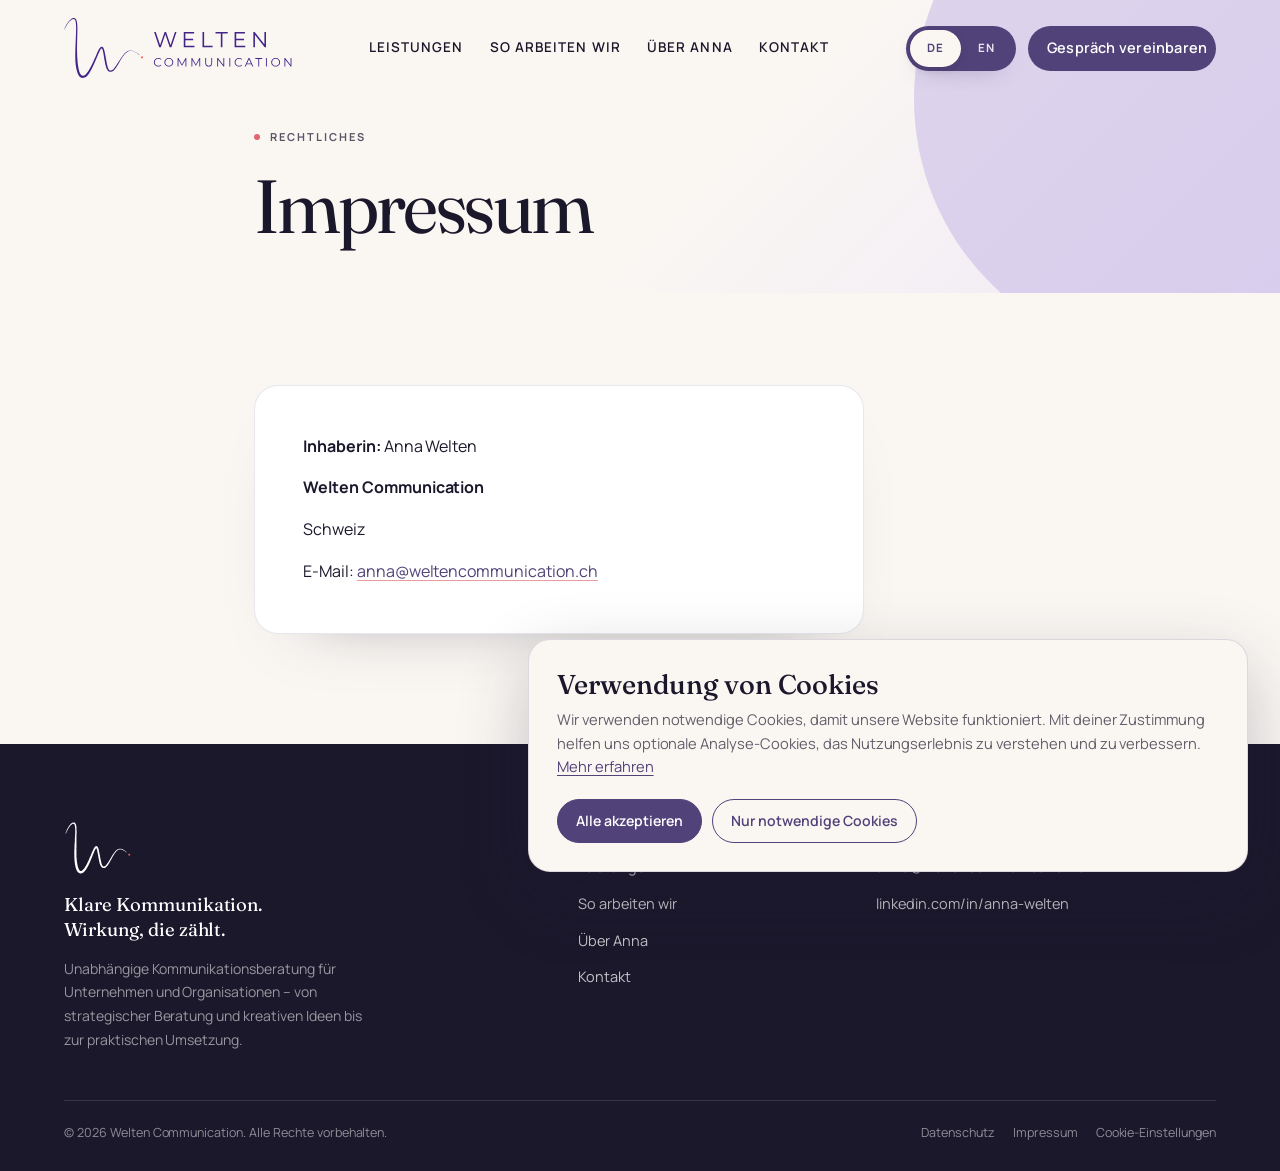
<file: de/impressum/index.html>
<!DOCTYPE html>
<html lang="de"><head><meta charset="utf-8"><meta name="viewport" content="width=device-width,initial-scale=1">
<title>Impressum — Welten Communication</title><meta name="description" content="Impressum von Welten Communication.">
<link rel="canonical" href="https://www.weltencommunication.ch/de/impressum/"><link rel="alternate" hreflang="de" href="https://www.weltencommunication.ch/de/impressum/"><link rel="alternate" hreflang="en" href="https://www.weltencommunication.ch/en/legal-notice/"><link rel="alternate" hreflang="x-default" href="https://www.weltencommunication.ch/de/impressum/">
<meta property="og:title" content="Impressum — Welten Communication"><meta property="og:description" content="Impressum von Welten Communication."><meta property="og:url" content="https://www.weltencommunication.ch/de/impressum/"><meta property="og:locale" content="de_CH"><meta name="theme-color" content="#FAF7F3">
<link href="/assets/cookie-consent.css" rel="stylesheet"><script src="/assets/analytics-consent.js" defer></script>
<link rel="preconnect" href="https://fonts.googleapis.com"><link rel="preconnect" href="https://fonts.gstatic.com" crossorigin><link href="https://fonts.googleapis.com/css2?family=Fraunces:ital,opsz,wght@0,9..144,400;0,9..144,500;0,9..144,600;1,9..144,400;1,9..144,500&amp;family=Manrope:wght@400;500;600;700&amp;display=swap" rel="stylesheet"><link href="https://calendar.google.com/calendar/scheduling-button-script.css" rel="stylesheet"><script src="https://calendar.google.com/calendar/scheduling-button-script.js" async></script><style>
/* ============================================================
   WELTEN COMMUNICATION
   Built to "Welten Communication — Brand Direction"
   Canvas Warm Linen · Field Dark Purple · Type Charcoal
   Lavender Fog secondary · Warm Greige neutral · Coral signal (~2%)
   Fraunces (display) / Manrope (information)
   ============================================================ */
:root{
  --linen:#FAF7F3;
  --purple:#514279;
  --charcoal:#1C182C;
  --lavender:#CBC3E7;
  --coral:#E3646E;
  --greige:#EAE6E1;
  --white:#FFFFFF;
  --services-bg:#F0EBE7;
  --work-bg:#FFFDFA;
  --contact-bg:#F2EEF6;

  --ink:#1C182C;
  --muted:#5A5566;
  --line-col:rgba(28,24,44,.12);
  --line-soft:rgba(28,24,44,.06);

  --display:"Fraunces","Iowan Old Style","Times New Roman",Georgia,serif;
  --sans:"Manrope",system-ui,-apple-system,"Segoe UI",Helvetica,Arial,sans-serif;

  --gutter:clamp(22px,5vw,84px);
  --max:1400px;
  --ease:cubic-bezier(.22,.61,.36,1);
}

*,*::before,*::after{box-sizing:border-box}
html{-webkit-text-size-adjust:100%;scroll-behavior:smooth}
body{
  margin:0;background:var(--linen);color:var(--ink);
  font-family:var(--sans);font-size:clamp(16px,1.02vw,17.5px);
  line-height:1.62;letter-spacing:-.002em;
  -webkit-font-smoothing:antialiased;-moz-osx-font-smoothing:grayscale;
  overflow-x:hidden;
}
img,svg{display:block;max-width:100%}
a{color:inherit;text-decoration:none}
h1,h2,h3,h4,p{margin:0}
ul{margin:0;padding:0;list-style:none}
button{font:inherit;color:inherit;background:none;border:0;cursor:pointer}
::selection{background:var(--purple);color:#fff}
:focus-visible{outline:2px solid var(--purple);outline-offset:3px;border-radius:4px}

.skip{position:absolute;left:-9999px;top:0;z-index:400;background:var(--charcoal);color:#fff;padding:12px 18px;font-size:14px;border-radius:0 0 8px 0}
.skip:focus{left:0}

.wrap{max-width:var(--max);margin:0 auto;padding:0 var(--gutter);position:relative;z-index:4}

/* ============================================================
   TYPE
   ============================================================ */
.eyebrow{
  display:inline-flex;align-items:center;gap:12px;
  font-size:12.5px;font-weight:600;letter-spacing:.17em;
  text-transform:uppercase;color:var(--muted);
}
.eyebrow::before{content:"";width:7px;height:7px;border-radius:50%;background:var(--coral);flex:0 0 auto}
.display{
  font-family:var(--display);font-weight:400;
  font-size:clamp(2.4rem,4.9vw,4.05rem);line-height:1.03;
  letter-spacing:-.021em;text-wrap:balance;
}
.h2{
  font-family:var(--display);font-weight:400;
  font-size:clamp(2rem,4.1vw,3.5rem);line-height:1.06;
  letter-spacing:-.019em;text-wrap:balance;
}
.h3{font-family:var(--display);font-weight:500;font-size:clamp(1.35rem,1.9vw,1.72rem);line-height:1.16;letter-spacing:-.011em}
.serif-italic{font-style:italic;font-weight:400}
.purple-ink{color:var(--purple)}
.lede{font-size:clamp(1.06rem,1.32vw,1.26rem);line-height:1.58;color:var(--muted);letter-spacing:-.005em}
.body-copy{color:var(--muted)}
.body-copy + .body-copy{margin-top:1.1em}

/* ============================================================
   BUTTONS
   ============================================================ */
.btn{
  display:inline-flex;align-items:center;gap:.7em;
  background:var(--purple);color:#fff;padding:15px 28px;border-radius:100px;
  font-size:14.5px;font-weight:600;letter-spacing:.015em;line-height:1;white-space:nowrap;
  transition:background-color .4s var(--ease),transform .35s var(--ease),box-shadow .4s var(--ease);
}
.header-cta{flex:0 0 auto}
.btn .dot{width:7px;height:7px;border-radius:50%;background:var(--coral);transition:transform .4s var(--ease)}
.btn:hover{background:#3f3363;transform:translateY(-2px);box-shadow:0 16px 34px -20px rgba(81,66,121,.7)}
.btn:hover .dot{transform:scale(1.55)}
.btn-ghost{
  display:inline-flex;align-items:center;gap:.6em;
  background:transparent;color:var(--ink);border:1px solid var(--line-col);
  padding:14px 26px;border-radius:100px;font-size:14.5px;font-weight:600;letter-spacing:.015em;line-height:1;white-space:nowrap;
  transition:border-color .35s var(--ease),color .35s var(--ease);
}
.btn-ghost .arw{transition:transform .4s var(--ease)}
.btn-ghost:hover{border-color:var(--purple);color:var(--purple)}
.btn-ghost:hover .arw{transform:translateX(4px)}

/* ============================================================
   THE LINE — self-contained gestures, drawn once when their
   section appears. Nothing is tied to scroll position.
   ============================================================ */
/* clip sideways only: the circle and the line are meant to run off the
   edge of the canvas, never to create a horizontal scrollbar */
#page{position:relative;overflow-x:clip}
/* One line for the whole page. It always begins far outside the left edge,
   so its starting point is never visible at any screen width. Segments draw
   in as each section arrives — no scroll-position maths involved. */
.flowline{position:absolute;top:0;left:0;width:100%;height:100%;pointer-events:none;z-index:3}
.flowline svg{width:100%;height:100%}
.flowline path{
  fill:none;stroke:var(--purple);stroke-linecap:round;
  vector-effect:non-scaling-stroke;opacity:.5;
  stroke-dasharray:1;stroke-dashoffset:1;
  transition:stroke-dashoffset .16s linear;
}
.flowline path.in{stroke-dashoffset:0}
/* a soft pulse of deeper purple glides along the drawn line — always
   behind the content layer (z-index 0), so text is never affected */
.flowline path.pulse{
  stroke:#3E3160;opacity:0;
  stroke-dasharray:.05 .95;stroke-dashoffset:1;
  transition:opacity 1.4s var(--ease);
  animation:flowpulse 15s linear infinite;
}
.flowline path.pulse.in{opacity:.6}
@keyframes flowpulse{from{stroke-dashoffset:1}to{stroke-dashoffset:-1}}
/* the journey's final coral point — positioned from the built path */
.flow-end{
  position:absolute;left:0;top:0;width:15px;height:15px;border-radius:50%;
  background:var(--coral);transform:translate(-50%,-50%) scale(.72);opacity:0;
  box-shadow:0 0 0 5px rgba(227,100,110,.12);
  transition:opacity .25s var(--ease),transform .35s var(--ease);
}
.flow-end.in{opacity:1;transform:translate(-50%,-50%) scale(1)}
/* an in-front accent: the line passes over the composition here */
.overline{position:absolute;pointer-events:none;z-index:6}
.overline path{fill:none;stroke:var(--purple);stroke-linecap:round;opacity:.4;
  stroke-dasharray:1;stroke-dashoffset:1;transition:stroke-dashoffset 2s var(--ease)}
.overline.in path{stroke-dashoffset:0}
@media (prefers-reduced-motion:reduce){
  .flowline path,.overline path{stroke-dashoffset:0 !important;transition:none}
  .flowline path.pulse{display:none}
  .flow-end{opacity:1;transform:translate(-50%,-50%) scale(1)}
}

/* ============================================================
   CORAL DOT CURSOR
   ============================================================ */
@media (pointer:fine){
  body.has-dot-cursor,body.has-dot-cursor a,body.has-dot-cursor button,
  body.has-dot-cursor input,body.has-dot-cursor textarea{cursor:none}
  .cursor-dot{
    position:fixed;top:0;left:0;width:11px;height:11px;border-radius:50%;
    background:var(--coral);pointer-events:none;z-index:999;
    transform:translate(-50%,-50%);will-change:transform;
    transition:width .28s var(--ease),height .28s var(--ease),background-color .28s var(--ease),opacity .3s var(--ease);
  }
  .cursor-dot.hot{width:34px;height:34px;background:rgba(227,100,110,.26)}
  .cursor-dot.hidden{opacity:0}
}
@media (pointer:coarse){.cursor-dot{display:none}}
@media (prefers-reduced-motion:reduce){.cursor-dot{display:none}body.has-dot-cursor,body.has-dot-cursor a{cursor:auto}}

/* ============================================================
   HEADER
   ============================================================ */
.site-header{position:fixed;top:0;left:0;right:0;z-index:100;
  transition:background-color .4s var(--ease),box-shadow .4s var(--ease)}
.site-header.scrolled{background:rgba(250,247,243,.86);backdrop-filter:blur(14px) saturate(1.1);box-shadow:0 1px 0 var(--line-soft)}
.header-inner{max-width:var(--max);margin:0 auto;padding:18px var(--gutter);
  display:flex;align-items:center;justify-content:space-between;gap:24px;transition:padding .4s var(--ease)}
.site-header.scrolled .header-inner{padding-top:12px;padding-bottom:12px}
.brand{display:flex;align-items:center;flex-shrink:0}
.brand .logo{height:60px;width:auto;transition:height .4s var(--ease)}
.site-header.scrolled .brand .logo{height:50px}
.nav{display:flex;align-items:center;gap:clamp(18px,2.1vw,34px)}
.nav a.navlink{position:relative;font-size:13.5px;font-weight:600;letter-spacing:.075em;
  text-transform:uppercase;color:var(--ink);padding:6px 0;white-space:nowrap;transition:color .3s var(--ease)}
.nav a.navlink::after{content:"";position:absolute;left:0;right:0;bottom:0;height:1.5px;background:var(--coral);
  transform:scaleX(0);transform-origin:right;transition:transform .4s var(--ease)}
.nav a.navlink:hover{color:var(--purple)}
.nav a.navlink:hover::after,.nav a.navlink[aria-current="true"]::after{transform:scaleX(1);transform-origin:left}
.header-actions{display:flex;align-items:center;gap:12px;flex:0 0 auto}
.menu-toggle{
  display:none;width:46px;height:46px;border:1px solid var(--line-col);border-radius:50%;
  align-items:center;justify-content:center;flex-direction:column;gap:5px;
  background:rgba(255,255,255,.72);transition:background-color .3s var(--ease),border-color .3s var(--ease)
}
.menu-toggle span{width:19px;height:1.5px;border-radius:2px;background:var(--charcoal);transition:transform .35s var(--ease),opacity .25s var(--ease)}
.menu-toggle[aria-expanded="true"] span:nth-child(1){transform:translateY(6.5px) rotate(45deg)}
.menu-toggle[aria-expanded="true"] span:nth-child(2){opacity:0}
.menu-toggle[aria-expanded="true"] span:nth-child(3){transform:translateY(-6.5px) rotate(-45deg)}
.mobile-menu{
  position:absolute;left:var(--gutter);right:var(--gutter);top:calc(100% + 2px);
  padding:18px;background:var(--linen);border:1px solid var(--line-soft);
  border-radius:18px;box-shadow:0 30px 70px -38px rgba(28,24,44,.6);
  opacity:0;visibility:hidden;transform:translateY(-10px);pointer-events:none;
  transition:opacity .3s var(--ease),transform .3s var(--ease),visibility .3s
}
.mobile-menu a{display:flex;align-items:center;justify-content:space-between;padding:14px 12px;border-bottom:1px solid var(--line-soft);font-family:var(--display);font-size:1.22rem}
.mobile-menu a:last-child{border-bottom:0}
.mobile-menu a::after{content:"↘";font-family:var(--sans);font-size:.85rem;color:var(--coral)}
.site-header.menu-open{background:rgba(250,247,243,.97);backdrop-filter:blur(14px)}
.site-header.menu-open .mobile-menu{opacity:1;visibility:visible;transform:none;pointer-events:auto}
/* Single-page site: no mobile menu — the header keeps a slim CTA and
   the section links live in the footer. */

/* ============================================================
   HERO — one large soft lavender field, circular image,
   the line entering from off-canvas around the body copy.
   ============================================================ */
.hero{position:relative;padding-top:clamp(116px,11.5vw,152px);padding-bottom:clamp(64px,8vw,120px);background:var(--linen)}
.hero-grid{display:grid;grid-template-columns:1.02fr .98fr;gap:clamp(32px,5vw,70px);align-items:center;position:relative;z-index:2}
.hero-copy .eyebrow{margin-bottom:clamp(20px,2.6vw,30px)}
.hero h1{margin-bottom:clamp(24px,3vw,34px)}
.hero h1 .l2{color:var(--purple)}
.hero h1 .l3{font-style:italic}
.hero-body{max-width:46ch}
.hero-copy{position:relative;background:var(--linen);box-shadow:0 0 0 18px var(--linen);border-radius:1px}
.hero-actions{display:flex;align-items:center;gap:16px;flex-wrap:wrap;margin-top:clamp(30px,3.6vw,42px)}

.hero-media{position:relative;justify-self:end;width:100%;max-width:min(54vw,680px);z-index:2}
/* the single large lavender field — sized from the image, so it scales
   correctly on any screen instead of drifting on wide monitors */
.hero-media::before{
  content:"";position:absolute;z-index:0;border-radius:50%;pointer-events:none;
  background:radial-gradient(circle at 34% 32%, #DAD2EF 0%, #CBC3E7 58%, #C3BAE4 100%);
  width:106%;aspect-ratio:1;right:-29%;top:-7%;opacity:.82;
}
.hero-figure{position:relative;width:62%;margin-top:18%;aspect-ratio:1;border-radius:50%;overflow:hidden;
  box-shadow:0 46px 90px -54px rgba(28,24,44,.6)}
.hero-figure img{width:100%;height:100%;object-fit:cover;object-position:68% 50%}
/* ============================================================
   SECTIONS — no hard blocks; content floats in one composition
   ============================================================ */
.section{position:relative;padding:clamp(78px,10vw,150px) 0}
.section-head{max-width:56ch}
.section-head .h2{margin-top:18px}
.section-head .lede{margin-top:22px}

/* ---------- SERVICES: four blocks, equal height ---------- */
.svc-head{display:block;max-width:56ch}
.svc-head .h2{margin-top:18px}
.svc-head .lede{margin-top:22px}
.svc-head,.svc-foot{position:relative;background:var(--services-bg);box-shadow:0 0 0 18px var(--services-bg);border-radius:1px}

.svc-grid{
  display:grid;grid-template-columns:repeat(2,minmax(0,1fr));
  gap:clamp(18px,2.2vw,30px);margin-top:clamp(42px,5.2vw,74px);
  align-items:start;padding-bottom:clamp(28px,3.2vw,48px);
}
.svc-card{
  display:flex;flex-direction:column;
  background:var(--white);border:1px solid var(--line-soft);border-radius:22px;
  padding:clamp(26px,2.9vw,40px);
  box-shadow:0 30px 60px -50px rgba(28,24,44,.5);
  transition:transform .45s var(--ease),box-shadow .45s var(--ease),border-color .45s var(--ease);
}
.svc-card:hover{transform:translateY(-5px);box-shadow:0 42px 74px -46px rgba(28,24,44,.55);border-color:rgba(81,66,121,.22)}
.svc-grid .svc-card:nth-child(even){transform:translateY(clamp(28px,3.2vw,48px))}
.svc-grid .svc-card:nth-child(even):hover{transform:translateY(clamp(23px,2.8vw,43px))}
.svc-card .n{
  font-family:var(--display);font-style:italic;
  font-size:clamp(1.05rem,1.35vw,1.28rem);color:var(--purple);opacity:.7;
}
.svc-card h3{
  font-family:var(--display);font-weight:400;letter-spacing:-.014em;line-height:1.1;
  font-size:clamp(1.4rem,2.1vw,1.85rem);margin:10px 0 12px;
  transition:color .4s var(--ease);
}
.svc-card:hover h3{color:var(--purple)}
.svc-lead{color:var(--ink);font-size:clamp(.99rem,1.05vw,1.04rem);margin-bottom:20px}
.svc-items{margin-top:auto;padding-top:4px}
.svc-items li{
  position:relative;padding-left:20px;
  padding-top:10px;padding-bottom:10px;border-top:1px solid var(--line-soft);
  font-size:.94rem;color:var(--muted);line-height:1.5;
}
.svc-items li::before{content:"";position:absolute;left:0;top:1.16em;width:7px;height:1.5px;background:var(--purple);opacity:.55}
.svc-foot{
  margin-top:clamp(38px,4.4vw,62px);display:flex;align-items:center;
  justify-content:space-between;gap:clamp(20px,3vw,44px);flex-wrap:wrap;
}
.svc-foot p{max-width:50ch;color:var(--muted)}

/* ---------- HOW WE WORK: floating principles, no container ---------- */
.work-grid{display:grid;grid-template-columns:repeat(4,minmax(0,1fr));
  gap:clamp(26px,3vw,48px);margin-top:clamp(48px,6vw,80px)}
.principle{position:relative;padding:24px 0 0;border-top:1px solid rgba(81,66,121,.28)}
.principle .p-n{
  display:block;font-family:var(--display);font-style:italic;
  font-size:1.5rem;color:var(--purple);opacity:.75;margin-bottom:clamp(22px,2.8vw,36px);
}
.principle h3{margin-bottom:10px}
.principle p{color:var(--muted);max-width:40ch}
/* every other principle floats down — breaks the tidy row */
.work-grid .principle:nth-child(even){transform:none}
#services{background:var(--services-bg);padding-bottom:clamp(62px,7vw,96px)}
#how-we-work{background:var(--work-bg);padding-top:clamp(56px,6.5vw,88px)}
#services,#how-we-work,#about,#contact{scroll-margin-top:92px}
#how-we-work .section-head,#how-we-work .principle{background:var(--work-bg);box-shadow:0 0 0 16px var(--work-bg)}

/* ---------- STATEMENT BAND (purple field) ---------- */
.band{position:relative;overflow:hidden;background:var(--purple);color:#fff;
  padding:clamp(90px,11vw,160px) 0;text-align:center;z-index:2}
.band .eyebrow{color:rgba(255,255,255,.72)}
.band h2{font-family:var(--display);font-weight:400;color:#fff;margin:26px auto 0;
  font-size:clamp(2.3rem,5.4vw,4.4rem);line-height:1.02;letter-spacing:-.02em;max-width:17ch}
.band h2 em{font-style:italic}
.band .band-sub{color:rgba(255,255,255,.8);max-width:52ch;margin:26px auto 0;font-size:1.08rem}
.band .band-cta{margin-top:36px;display:inline-flex}
.band .btn{background:#fff;color:var(--purple)}
.band .btn:hover{background:var(--lavender);color:var(--charcoal)}
.band-circle{position:absolute;border-radius:50%;border:1px solid rgba(255,255,255,.16);pointer-events:none}
.bc1{width:min(74vw,760px);aspect-ratio:1;top:-34%;left:-9%}
.bc2{width:min(50vw,540px);aspect-ratio:1;bottom:-32%;right:-7%;border-color:rgba(203,195,231,.24)}
.band .overline path{stroke:#fff;opacity:.42}

/* ---------- ABOUT ANNA — photo overlaps the text column ---------- */
.about{position:relative;padding:clamp(84px,11vw,160px) 0 clamp(62px,7vw,96px);background:var(--linen)}
.about-grid{display:grid;grid-template-columns:.92fr 1.08fr;gap:clamp(36px,5.5vw,84px);align-items:start}
.about-media{position:relative;z-index:2}
/* lavender circle frames the person, per the graphic language */
.about-media::before{
  content:"";position:absolute;z-index:0;border-radius:50%;
  background:radial-gradient(circle at 38% 30%, #DED7EE 0%, #CBC3E7 62%, #C1B8E2 100%);
  width:112%;aspect-ratio:1;left:-16%;top:-9%;opacity:.9;
}
.about-figure{
  position:relative;z-index:1;border-radius:50%;overflow:hidden;aspect-ratio:1;
  box-shadow:0 46px 90px -56px rgba(28,24,44,.62);
}
.about-figure img{width:100%;height:100%;object-fit:cover;object-position:50% 20%}
/* profile card floats out over the photo */
.profile-card{
  position:relative;z-index:3;background:var(--white);border:1px solid var(--line-soft);
  border-radius:20px;padding:24px 26px;box-shadow:0 30px 60px -42px rgba(28,24,44,.5);
  width:min(94%,340px);margin:-56px 0 0 auto;
}
.profile-card .pc-name{font-family:var(--display);font-size:1.3rem;font-weight:500;letter-spacing:-.01em}
.profile-card .pc-role{font-size:13px;font-weight:600;letter-spacing:.05em;color:var(--purple);margin-top:3px}
.profile-card ul{margin-top:16px;padding-top:14px;border-top:1px solid var(--line-soft);display:grid;gap:7px}
.profile-card li{font-size:13.5px;color:var(--muted)}
.profile-card .pc-li{
  margin-top:16px;display:inline-flex;align-items:center;gap:9px;
  font-size:13.5px;font-weight:600;color:var(--ink);transition:color .3s var(--ease);
}
.profile-card .pc-li svg{width:17px;height:17px;color:var(--purple)}
.profile-card .pc-li:hover{color:var(--purple)}
.about-body{padding-top:clamp(0px,2vw,26px)}
.about-body{position:relative;background:var(--linen);box-shadow:0 0 0 18px var(--linen);border-radius:1px}
.about-body .h2{margin-top:18px}
.about-body .about-sub{font-family:var(--display);font-size:clamp(1.25rem,1.9vw,1.6rem);
  font-style:italic;color:var(--purple);margin-top:20px;line-height:1.3}
.about-body .body-copy{margin-top:1.15em}

/* ---------- CONTACT — the line finishes here ---------- */
.contact{position:relative;padding:clamp(56px,6.5vw,90px) 0 clamp(70px,8vw,120px);background:var(--contact-bg)}
.contact-grid{display:grid;grid-template-columns:.82fr 1.18fr;gap:clamp(40px,6vw,92px);align-items:start}
.contact h2{margin-top:18px;max-width:16ch}
.contact .contact-sub{font-family:var(--display);font-style:italic;color:var(--purple);
  font-size:clamp(1.2rem,1.8vw,1.5rem);margin-top:18px}
.contact .body-copy{margin-top:22px;max-width:46ch}
.contact-copy{position:relative;background:var(--contact-bg);box-shadow:0 0 0 18px var(--contact-bg);border-radius:1px}
.contact-actions{margin-top:30px}
.contact-details{display:grid;grid-template-columns:1fr 1fr;gap:18px;margin-top:34px;padding-top:26px;border-top:1px solid rgba(81,66,121,.16)}
.cs-block .k{font-family:var(--display);font-size:1.12rem;font-weight:500;margin-bottom:6px}
.cs-block a{display:inline-flex;align-items:center;gap:9px;color:var(--muted);
  font-size:1rem;transition:color .3s var(--ease);word-break:break-word}
.cs-block a[href^="mailto:"]{font-size:clamp(.88rem,1.02vw,.96rem);white-space:nowrap;word-break:normal}
.cs-block a:hover{color:var(--purple)}
.cs-block a svg{width:16px;height:16px;flex:0 0 auto;color:var(--purple)}

/* ============================================================
   FOOTER
   ============================================================ */
.site-footer{position:relative;z-index:2;background:var(--charcoal);color:rgba(255,255,255,.66);
  padding:clamp(56px,6vw,84px) 0 28px}
.foot-top{display:grid;grid-template-columns:1.5fr .8fr 1.1fr;gap:clamp(30px,4vw,62px);
  padding-bottom:clamp(32px,4vw,48px);border-bottom:1px solid rgba(255,255,255,.12)}
.foot-brand .mark{height:54px;margin-bottom:18px}
.foot-brand .f-tag{font-family:var(--display);font-size:1.16rem;color:#fff;line-height:1.34;max-width:22ch}
.foot-brand p{font-size:14px;line-height:1.7;max-width:34ch;color:rgba(255,255,255,.55);margin-top:14px}
.foot-col h3{font-size:11px;letter-spacing:.18em;text-transform:uppercase;color:rgba(255,255,255,.42);margin-bottom:15px}
.foot-col ul{display:grid;gap:11px}
.foot-col a{font-size:14.5px;color:rgba(255,255,255,.74);transition:color .3s var(--ease);word-break:break-word}
.foot-col a:hover{color:#fff}
.foot-bottom{display:flex;justify-content:space-between;align-items:center;gap:14px;flex-wrap:wrap;
  padding-top:22px;font-size:12.5px;color:rgba(255,255,255,.5)}
.foot-legal{display:flex;gap:18px;flex-wrap:wrap}
.foot-bottom a:hover{color:#fff}

/* ============================================================
   MOTION — subtle, calm
   ============================================================ */
.reveal{opacity:0;transform:translateY(24px);transition:opacity .95s var(--ease),transform .95s var(--ease)}
.reveal.in{opacity:1;transform:none}
.reveal[data-d="1"]{transition-delay:.08s}
.reveal[data-d="2"]{transition-delay:.16s}
.reveal[data-d="3"]{transition-delay:.24s}
/* keep the staggered offsets working alongside reveal */
.work-grid .principle.reveal{transform:translateY(24px)}
.work-grid .principle.reveal.in:nth-child(odd){transform:none}
.work-grid .principle.reveal.in:nth-child(even){transform:none}
.svc-grid .svc-card.reveal{transform:translateY(24px)}
.svc-grid .svc-card.reveal.in:nth-child(odd){transform:none}
.svc-grid .svc-card.reveal.in:nth-child(even){transform:translateY(clamp(28px,3.2vw,48px))}
.svc-grid .svc-card.reveal.in:nth-child(even):hover{transform:translateY(clamp(23px,2.8vw,43px))}
.float{animation:float 13s ease-in-out infinite}
@keyframes float{0%,100%{transform:translateY(0)}50%{transform:translateY(-16px)}}
@media (prefers-reduced-motion:reduce){
  .reveal{opacity:1;transform:none !important;transition:none}
  .float{animation:none}
  html{scroll-behavior:auto}
}

/* ============================================================
   RESPONSIVE
   ============================================================ */
/* very wide screens: hold the composition together instead of letting it drift */
@media(min-width:1700px){
  :root{--max:1560px}
  .hero-media{max-width:600px}
}
@media(max-width:1000px){
  .hero-grid,.about-grid,.contact-grid{grid-template-columns:1fr}
  .hero-media{justify-self:end;max-width:min(82vw,560px);margin-top:18px}
  .about-media{max-width:440px}
  .profile-card{margin-left:0}
  .work-grid{grid-template-columns:repeat(2,minmax(0,1fr))}
  .work-grid .principle:nth-child(n){transform:none !important}
  .foot-top{grid-template-columns:1fr 1fr}
  .flowline path{opacity:.26}
}
@media(max-width:820px){
  .nav{display:none}
  .menu-toggle{display:flex}
  /* single-page site: no menu — just a slim CTA beside the logo */
  .header-cta{padding:11px 18px;font-size:13px;gap:.55em}
  .header-cta .dot{width:6px;height:6px}
  .header-inner{gap:14px}
  .svc-grid{grid-template-columns:1fr}
  .svc-grid{padding-bottom:0}
  .svc-grid .svc-card:nth-child(n),.svc-grid .svc-card.reveal.in:nth-child(n),.svc-grid .svc-card:nth-child(n):hover{transform:none}
}
@media(max-width:700px){
  .brand .logo{height:46px}
  .site-header.scrolled .brand .logo{height:40px}
  .foot-top{grid-template-columns:1fr}
  .about-media::before{width:118%;left:-9%}
  .hero-media{max-width:min(92vw,440px);margin-top:36px}
  .hero-figure{width:64%;margin-top:15%}
  .hero-media::before{width:106%;right:-24%;top:-4%}
  .work-grid{grid-template-columns:1fr;gap:34px}
  /* keep the line well clear of body text on small screens */
  .flowline path{opacity:.32}
  /* slimmer, better-proportioned buttons on small screens */
  .btn{padding:12px 20px;font-size:13.5px}
  .btn-ghost{padding:11px 19px;font-size:13.5px}
}
@media(max-width:540px){
  .header-cta{display:none}
  .header-inner{gap:12px}
  .hero-copy{min-width:0}
  .hero .display{font-size:clamp(2.05rem,9.1vw,2.3rem);line-height:1.04}
  .hero-copy .eyebrow{font-size:10.5px;letter-spacing:.12em;white-space:normal}
}
@media(max-width:420px){
  .brand .logo{height:46px}
  .site-header.scrolled .brand .logo{height:40px}
  .btn{padding:11px 18px;font-size:13px}
  .btn-ghost{padding:10px 17px;font-size:13px}
}

/* ============================================================
   CONTACT FORM — visible at the bottom of the page
   ============================================================ */
.contact-form-card{position:relative;z-index:10;overflow:hidden;background:var(--linen);border:1px solid rgba(81,66,121,.1);border-radius:26px;padding:clamp(28px,3.5vw,46px);box-shadow:0 30px 70px -52px rgba(28,24,44,.55)}
.contact-form-card::after{content:"";position:absolute;z-index:0;width:190px;aspect-ratio:1;border-radius:50%;right:-78px;top:-92px;background:var(--lavender);opacity:.44;pointer-events:none}
.contact-form-content{position:relative;z-index:1}
.contact-form-heading{font-family:var(--display);font-size:clamp(1.55rem,2.3vw,2.05rem);font-weight:400;line-height:1.15;max-width:15ch}
.contact-form-intro{color:var(--muted);font-size:.96rem;margin-top:10px;max-width:48ch}
.contact-form{display:grid;grid-template-columns:1fr 1fr;gap:18px;margin-top:26px}
.form-field{display:grid;gap:8px}
.form-field.full{grid-column:1/-1}
.form-field label{font-size:12px;font-weight:700;letter-spacing:.12em;text-transform:uppercase;color:var(--muted)}
.form-field input,.form-field textarea{
  width:100%;border:1px solid rgba(81,66,121,.2);border-radius:13px;background:rgba(255,255,255,.8);
  color:var(--ink);font:inherit;font-size:16px;padding:13px 15px;outline:0;
  transition:border-color .25s var(--ease),box-shadow .25s var(--ease),background-color .25s var(--ease)
}
.form-field textarea{min-height:128px;resize:vertical}
.form-field input::placeholder,.form-field textarea::placeholder{color:#918b99}
.form-field input:focus,.form-field textarea:focus{background:#fff;border-color:var(--purple);box-shadow:0 0 0 3px rgba(81,66,121,.1)}
.form-actions{grid-column:1/-1;display:flex;align-items:center;gap:18px;flex-wrap:wrap;margin-top:4px}
.form-submit{border:0}
.form-submit[disabled]{opacity:.68;cursor:wait;transform:none;box-shadow:none}
.form-note{font-size:12.5px;line-height:1.5;color:var(--muted);max-width:31ch}
.form-status{grid-column:1/-1;min-height:24px;font-size:14px;font-weight:600;color:var(--muted)}
.form-status.error{color:#a43642}
.contact-success{display:none;text-align:center;padding:clamp(36px,5vw,62px) 0}
.contact-success.is-visible{display:block}
.contact-success-mark{width:58px;height:58px;margin:0 auto 20px;border-radius:50%;display:grid;place-items:center;background:var(--purple);color:#fff;font-size:26px}
.contact-success h3{font-family:var(--display);font-size:clamp(1.8rem,2.8vw,2.4rem);font-weight:400}
.contact-success p{color:var(--muted);max-width:38ch;margin:12px auto 0}
.contact-form.is-hidden,.contact-form-heading.is-hidden,.contact-form-intro.is-hidden{display:none}
.botcheck{display:none!important}
@media(max-width:620px){
  .contact-form{grid-template-columns:1fr;gap:16px;margin-top:24px}
  .form-field.full,.form-actions,.form-status{grid-column:1}
  .contact-details{grid-template-columns:1fr}
}
/* Keep Google's generated trigger available for the official pop-up while the
   visible calls-to-action retain the Welten button design. */
.google-booking-bridge > button,
.google-booking-bridge .qxCTlb{
  position:fixed !important;
  left:-10000px !important;
  top:0 !important;
  width:1px !important;
  height:1px !important;
  min-width:0 !important;
  min-height:0 !important;
  padding:0 !important;
  border:0 !important;
  overflow:hidden !important;
}


/* Language selector — a compact two-position swipe control sized for two
   short language labels, while the booking CTA keeps its full width. */
.header-actions{--header-book-w:188px;--header-book-h:45px;--lang-switch-w:110px;--lang-switch-h:45px}
.header-actions>.header-cta{width:var(--header-book-w);height:var(--header-book-h)}
.lang-switch{width:var(--lang-switch-w);height:var(--lang-switch-h)}
.header-actions>.header-cta{padding:0 20px;justify-content:center}
.lang-switch{position:relative;isolation:isolate;display:grid;grid-template-columns:1fr 1fr;align-items:center;padding:4px;border:0;border-radius:999px;background:var(--purple);font-size:11.5px;font-weight:700;letter-spacing:.1em;line-height:1;white-space:nowrap;box-shadow:0 10px 24px -18px rgba(81,66,121,.8)}
.lang-switch::before{content:"";position:absolute;z-index:-1;left:4px;top:4px;width:calc(50% - 4px);height:calc(100% - 8px);border-radius:999px;background:var(--linen);box-shadow:0 3px 10px rgba(28,24,44,.1);transform:translateX(0);transition:transform .28s var(--ease)}
.lang-switch.is-en::before{transform:translateX(100%)}
.lang-switch a{height:100%;display:grid;place-items:center;color:rgba(255,255,255,.86);transition:color .22s var(--ease);outline:0}
.lang-switch a:hover{color:#fff}.lang-switch a:focus-visible{box-shadow:inset 0 0 0 2px var(--coral);border-radius:999px}
.lang-switch a.active{color:var(--purple)}
.lang-separator{display:none}
@media(min-width:821px) and (max-width:1100px){.header-actions{--header-book-w:164px;--header-book-h:40px;--lang-switch-w:104px;--lang-switch-h:40px}.header-actions>.header-cta{font-size:13px}.nav{gap:clamp(12px,1.55vw,20px)}}
@media(max-width:820px){.header-actions{--header-book-w:164px;--header-book-h:40px;--lang-switch-w:108px;--lang-switch-h:40px}}
@media(max-width:700px){.header-cta{display:none}.header-actions{--lang-switch-w:108px;--lang-switch-h:40px}}
@media(max-width:420px){.header-actions{gap:6px;--lang-switch-w:100px;--lang-switch-h:40px}.lang-switch{font-size:10.5px}}

/* Feedback V3 refinements: keep the hero statement confident and legible,
   clarify the purple-band hierarchy, and give contact details room to breathe. */
@media(min-width:1200px){
  .hero-grid{grid-template-columns:minmax(0,1.18fr) minmax(0,.82fr);gap:clamp(28px,4vw,56px)}
  .hero-line-primary{white-space:nowrap}
}
@media(min-width:1001px) and (max-width:1199px){
  .hero-grid{grid-template-columns:minmax(0,1.42fr) minmax(280px,.58fr);gap:clamp(28px,3.5vw,44px)}
}
.hero-line-impact{color:var(--purple)}
.band h2{max-width:21ch}
.band-primary,.band-secondary{display:block}
.band-secondary{margin-top:.3em;font-size:.64em;line-height:1.13;font-weight:400}
.svc-foot p{max-width:68ch}
.contact-details{grid-template-columns:minmax(0,1.15fr) minmax(0,.85fr);column-gap:clamp(38px,5vw,72px);row-gap:24px}
@media(max-width:760px){.contact-details{grid-template-columns:1fr}}
@media(max-width:540px){
  .band h2{max-width:16ch}
  .band-secondary{margin-top:.42em;font-size:.69em;line-height:1.16}
}


.legal-page{background:var(--linen);color:var(--ink)}
.legal-page .legal-hero{position:relative;overflow:hidden;padding:clamp(76px,10vw,130px) 0 48px;background:linear-gradient(135deg,var(--linen) 55%,#eee8f6)}
.legal-page .legal-hero::after{content:"";position:absolute;width:min(42vw,520px);aspect-ratio:1;border-radius:50%;right:-12%;top:-55%;background:rgba(198,184,229,.55)}
.legal-page .legal-hero .wrap,.legal-page .legal-copy>.wrap{position:relative;z-index:1;width:min(900px,calc(100% - (var(--gutter) * 2)));margin-inline:auto}
.legal-page .legal-hero .eyebrow{display:flex;align-items:center;gap:10px;color:var(--muted);font-size:11px;font-weight:700;letter-spacing:.18em;text-transform:uppercase}
.legal-page .legal-hero .eyebrow::before{content:"";width:6px;height:6px;border-radius:50%;background:var(--coral)}
.legal-page .legal-hero h1{max-width:16ch;margin:22px 0 0;font-family:var(--display);font-size:clamp(2.55rem,6vw,4.7rem);font-weight:400;line-height:1.02;letter-spacing:-.035em}
.legal-page .updated{margin:22px 0 0;color:var(--muted)}
.legal-page .legal-copy{padding:clamp(52px,8vw,92px) 0 110px}
.legal-page .legal-copy section{padding:0 0 34px;margin:0 0 34px;border-bottom:1px solid rgba(81,66,121,.12)}
.legal-page .legal-copy section:last-child{margin-bottom:0;border-bottom:0}
.legal-page .legal-copy h2{margin:0 0 18px;font-family:var(--display);font-size:clamp(1.35rem,2.5vw,1.75rem);font-weight:600;line-height:1.25}
.legal-page .legal-copy p{margin:0 0 16px}
.legal-page .legal-copy ul{padding-left:22px;margin:4px 0 20px}
.legal-page .legal-copy li{padding-left:5px;margin:5px 0}
.legal-page .legal-copy a{color:var(--purple);text-decoration:underline;text-decoration-color:rgba(227,100,110,.65);text-underline-offset:3px;overflow-wrap:anywhere}
.legal-page address{margin:20px 0 24px;font-style:normal}
.legal-page .notice-card{max-width:610px;padding:clamp(28px,5vw,48px)!important;border:1px solid rgba(81,66,121,.13)!important;border-radius:24px;background:#fff;box-shadow:0 30px 70px -55px rgba(28,24,44,.5)}
.legal-page .notice-card p:last-child{margin-bottom:0}
.legal-page .google-booking-bridge>button,.legal-page .google-booking-bridge .qxCTlb{position:fixed!important;left:-10000px!important;width:1px!important;height:1px!important;overflow:hidden!important}
@media(max-width:620px){.legal-page .legal-hero{padding-top:62px}.legal-page .legal-hero h1{font-size:2.05rem;letter-spacing:-.02em;overflow-wrap:anywhere}.legal-page .legal-hero .wrap,.legal-page .legal-copy>.wrap{width:min(100% - 34px,900px)}}
</style></head>
<body class="legal-page"><a class="skip" href="#main">Zum Inhalt springen</a><header class="site-header" id="header">
  <div class="header-inner">
    <a class="brand" href="../" aria-label="Welten Communication, home">
      <img class="logo" src="[data-uri]" alt="Welten Communication" width="515" height="135">
    </a>
    <nav class="nav" aria-label="Hauptnavigation">
      <a class="navlink" href="../#services">Leistungen</a>
      <a class="navlink" href="../#how-we-work">So arbeiten wir</a>
      <a class="navlink" href="../#about">Über Anna</a>
      <a class="navlink" href="../#contact">Kontakt</a>
    </nav>
    <div class="header-actions">
<div class="lang-switch is-de" aria-label="Language selection"><a href="./" data-language="de" lang="de" class="active" aria-current="page">DE</a><span class="lang-separator" aria-hidden="true">|</span><a href="../../en/legal-notice/" data-language="en" lang="en">EN</a></div><a class="btn header-cta" href="https://calendar.google.com/calendar/appointments/schedules/AcZssZ3wDi1dSH_-6CFR8oYPeZwUXQy9jRMt-ZqaINAjWksAnBLzmvc_ae_zRfqQ9LqabtRF7LYi4gyC?gv=true" target="_blank" rel="noopener noreferrer" data-google-booking><span class="dot"></span>Gespräch vereinbaren</a>
      <button class="menu-toggle" id="menuToggle" type="button" aria-label="Menü öffnen" aria-controls="mobileMenu" aria-expanded="false">
        <span></span><span></span><span></span>
      </button>
    </div>
  </div>
  <nav class="mobile-menu" id="mobileMenu" aria-label="Mobile Navigation">
    <a href="../#services">Leistungen</a>
    <a href="../#how-we-work">So arbeiten wir</a>
    <a href="../#about">Über Anna</a>
    <a href="../#contact">Kontakt</a>
  </nav>
</header>


<main id="main"><div class="legal-hero"><div class="wrap"><span class="eyebrow">Rechtliches</span><h1>Impressum</h1></div></div><article class="legal-copy"><div class="wrap"><section class="notice-card"><p><strong>Inhaberin:</strong> Anna Welten</p><p><strong>Welten Communication</strong></p><p>Schweiz</p><p>E-Mail: <a href="mailto:anna@weltencommunication.ch">anna@weltencommunication.ch</a></p></section></div></article></main>
<footer class="site-footer">
  <div class="wrap">
    <div class="foot-top">
      <div class="foot-brand">
        <img class="mark" src="[data-uri]" alt="Welten Communication" width="68" height="54" loading="lazy">
        <p class="f-tag">Klare Kommunikation. Wirkung, die zählt.</p>
        <p>Unabhängige Kommunikationsberatung für Unternehmen und Organisationen – von strategischer Beratung und kreativen Ideen bis zur praktischen Umsetzung.</p>
      </div>
      <div class="foot-col">
        <h3>Navigation</h3>
        <ul>
          <li><a href="../#services">Leistungen</a></li>
          <li><a href="../#how-we-work">So arbeiten wir</a></li>
          <li><a href="../#about">Über Anna</a></li>
          <li><a href="../#contact">Kontakt</a></li>
        </ul>
      </div>
      <div class="foot-col">
        <h3>Kontakt</h3>
        <ul>
          <li><a href="mailto:anna@weltencommunication.ch">anna@weltencommunication.ch</a></li>
          <li><a href="https://www.linkedin.com/in/anna-welten/" target="_blank" rel="noopener noreferrer">linkedin.com/in/anna-welten</a></li>
        </ul>
      </div>
    </div>
    <div class="foot-bottom">
      <span>© <span id="year">2026</span> Welten Communication. Alle Rechte vorbehalten.</span>
      <span class="foot-legal">
        <a href="../datenschutz/">Datenschutz</a>
        <a href="../impressum/">Impressum</a>
        <a href="../datenschutz/#cookies">Cookie-Einstellungen</a>
      </span>
    </div>
  </div>
</footer>

<div class="google-booking-bridge" id="googleBookingBridge" aria-hidden="true"><script>(function(){var target=document.currentScript;window.addEventListener('load',function(){if(window.calendar&&calendar.schedulingButton){calendar.schedulingButton.load({url:"https://calendar.google.com/calendar/appointments/schedules/AcZssZ3wDi1dSH_-6CFR8oYPeZwUXQy9jRMt-ZqaINAjWksAnBLzmvc_ae_zRfqQ9LqabtRF7LYi4gyC?gv=true",color:'#514279',label:"Gespräch vereinbaren",target:target});}});})();</script></div>
<script>(function(){var header=document.getElementById('header');var menuToggle=document.getElementById('menuToggle');var mobileMenu=document.getElementById('mobileMenu');var openLabel="Menü öffnen";var closeLabel="Menü schliessen";var onScroll=function(){if(header)header.classList.toggle('scrolled',window.scrollY>10);};onScroll();window.addEventListener('scroll',onScroll,{passive:true});function closeMenu(){if(!menuToggle||!header)return;menuToggle.setAttribute('aria-expanded','false');menuToggle.setAttribute('aria-label',openLabel);header.classList.remove('menu-open');}if(menuToggle&&mobileMenu&&header){menuToggle.addEventListener('click',function(){var open=menuToggle.getAttribute('aria-expanded')==='true';menuToggle.setAttribute('aria-expanded',String(!open));menuToggle.setAttribute('aria-label',open?openLabel:closeLabel);header.classList.toggle('menu-open',!open);});mobileMenu.addEventListener('click',function(event){if(event.target.closest('a'))closeMenu();});document.addEventListener('keydown',function(event){if(event.key==='Escape')closeMenu();});window.addEventListener('resize',function(){if(window.innerWidth>820)closeMenu();});}var year=document.getElementById('year');if(year)year.textContent=new Date().getFullYear();document.querySelectorAll('[data-language]').forEach(function(link){link.addEventListener('click',function(event){var language=link.getAttribute('data-language');try{localStorage.setItem('welten-language',language);}catch(error){}if(link.classList.contains('active')||event.metaKey||event.ctrlKey||event.shiftKey||event.altKey)return;event.preventDefault();var control=link.closest('.lang-switch');if(control){control.classList.toggle('is-de',language==='de');control.classList.toggle('is-en',language==='en');control.querySelectorAll('a').forEach(function(item){item.classList.toggle('active',item===link);});}window.setTimeout(function(){window.location.href=link.href;},210);});});var bridge=document.getElementById('googleBookingBridge');document.querySelectorAll('[data-google-booking]').forEach(function(trigger){trigger.addEventListener('click',function(event){var button=bridge&&bridge.querySelector('button');if(!button)return;event.preventDefault();button.click();});});})();</script></body></html>
</file>
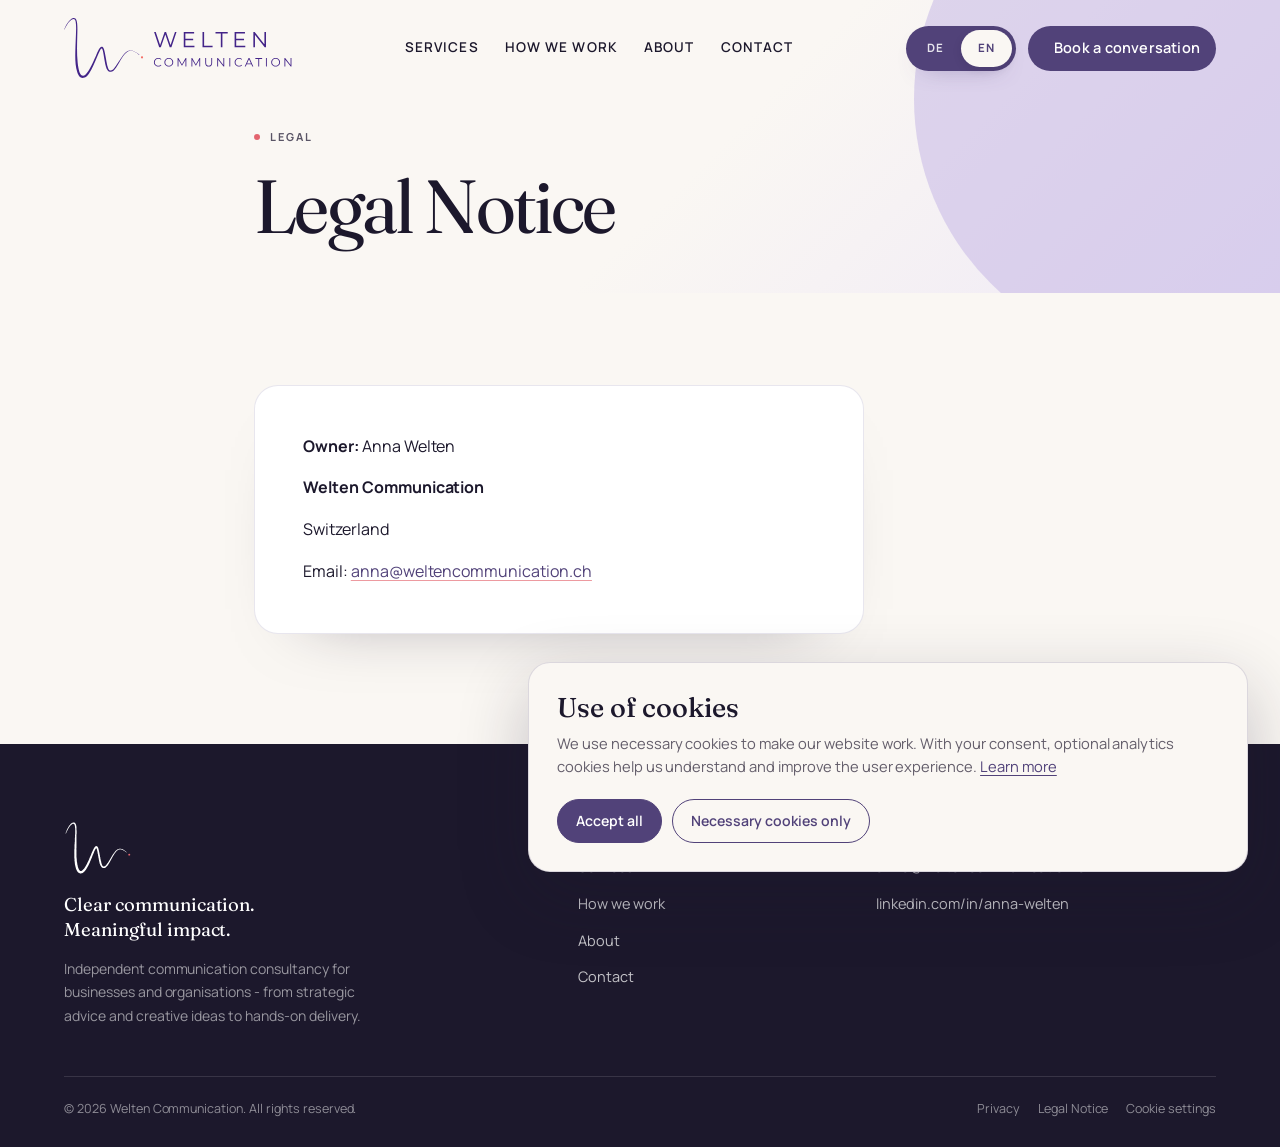
<file: en/legal-notice/index.html>
<!DOCTYPE html>
<html lang="en"><head><meta charset="utf-8"><meta name="viewport" content="width=device-width,initial-scale=1">
<title>Legal Notice — Welten Communication</title><meta name="description" content="Legal Notice for Welten Communication.">
<link rel="canonical" href="https://www.weltencommunication.ch/en/legal-notice/"><link rel="alternate" hreflang="en" href="https://www.weltencommunication.ch/en/legal-notice/"><link rel="alternate" hreflang="de" href="https://www.weltencommunication.ch/de/impressum/"><link rel="alternate" hreflang="x-default" href="https://www.weltencommunication.ch/de/impressum/">
<meta property="og:title" content="Legal Notice — Welten Communication"><meta property="og:description" content="Legal Notice for Welten Communication."><meta property="og:url" content="https://www.weltencommunication.ch/en/legal-notice/"><meta property="og:locale" content="en_GB"><meta name="theme-color" content="#FAF7F3">
<link href="/assets/cookie-consent.css" rel="stylesheet"><script src="/assets/analytics-consent.js" defer></script>
<link rel="preconnect" href="https://fonts.googleapis.com"><link rel="preconnect" href="https://fonts.gstatic.com" crossorigin><link href="https://fonts.googleapis.com/css2?family=Fraunces:ital,opsz,wght@0,9..144,400;0,9..144,500;0,9..144,600;1,9..144,400;1,9..144,500&amp;family=Manrope:wght@400;500;600;700&amp;display=swap" rel="stylesheet"><link href="https://calendar.google.com/calendar/scheduling-button-script.css" rel="stylesheet"><script src="https://calendar.google.com/calendar/scheduling-button-script.js" async></script><style>
/* ============================================================
   WELTEN COMMUNICATION
   Built to "Welten Communication — Brand Direction"
   Canvas Warm Linen · Field Dark Purple · Type Charcoal
   Lavender Fog secondary · Warm Greige neutral · Coral signal (~2%)
   Fraunces (display) / Manrope (information)
   ============================================================ */
:root{
  --linen:#FAF7F3;
  --purple:#514279;
  --charcoal:#1C182C;
  --lavender:#CBC3E7;
  --coral:#E3646E;
  --greige:#EAE6E1;
  --white:#FFFFFF;
  --services-bg:#F0EBE7;
  --work-bg:#FFFDFA;
  --contact-bg:#F2EEF6;

  --ink:#1C182C;
  --muted:#5A5566;
  --line-col:rgba(28,24,44,.12);
  --line-soft:rgba(28,24,44,.06);

  --display:"Fraunces","Iowan Old Style","Times New Roman",Georgia,serif;
  --sans:"Manrope",system-ui,-apple-system,"Segoe UI",Helvetica,Arial,sans-serif;

  --gutter:clamp(22px,5vw,84px);
  --max:1400px;
  --ease:cubic-bezier(.22,.61,.36,1);
}

*,*::before,*::after{box-sizing:border-box}
html{-webkit-text-size-adjust:100%;scroll-behavior:smooth}
body{
  margin:0;background:var(--linen);color:var(--ink);
  font-family:var(--sans);font-size:clamp(16px,1.02vw,17.5px);
  line-height:1.62;letter-spacing:-.002em;
  -webkit-font-smoothing:antialiased;-moz-osx-font-smoothing:grayscale;
  overflow-x:hidden;
}
img,svg{display:block;max-width:100%}
a{color:inherit;text-decoration:none}
h1,h2,h3,h4,p{margin:0}
ul{margin:0;padding:0;list-style:none}
button{font:inherit;color:inherit;background:none;border:0;cursor:pointer}
::selection{background:var(--purple);color:#fff}
:focus-visible{outline:2px solid var(--purple);outline-offset:3px;border-radius:4px}

.skip{position:absolute;left:-9999px;top:0;z-index:400;background:var(--charcoal);color:#fff;padding:12px 18px;font-size:14px;border-radius:0 0 8px 0}
.skip:focus{left:0}

.wrap{max-width:var(--max);margin:0 auto;padding:0 var(--gutter);position:relative;z-index:4}

/* ============================================================
   TYPE
   ============================================================ */
.eyebrow{
  display:inline-flex;align-items:center;gap:12px;
  font-size:12.5px;font-weight:600;letter-spacing:.17em;
  text-transform:uppercase;color:var(--muted);
}
.eyebrow::before{content:"";width:7px;height:7px;border-radius:50%;background:var(--coral);flex:0 0 auto}
.display{
  font-family:var(--display);font-weight:400;
  font-size:clamp(2.4rem,4.9vw,4.05rem);line-height:1.03;
  letter-spacing:-.021em;text-wrap:balance;
}
.h2{
  font-family:var(--display);font-weight:400;
  font-size:clamp(2rem,4.1vw,3.5rem);line-height:1.06;
  letter-spacing:-.019em;text-wrap:balance;
}
.h3{font-family:var(--display);font-weight:500;font-size:clamp(1.35rem,1.9vw,1.72rem);line-height:1.16;letter-spacing:-.011em}
.serif-italic{font-style:italic;font-weight:400}
.purple-ink{color:var(--purple)}
.lede{font-size:clamp(1.06rem,1.32vw,1.26rem);line-height:1.58;color:var(--muted);letter-spacing:-.005em}
.body-copy{color:var(--muted)}
.body-copy + .body-copy{margin-top:1.1em}

/* ============================================================
   BUTTONS
   ============================================================ */
.btn{
  display:inline-flex;align-items:center;gap:.7em;
  background:var(--purple);color:#fff;padding:15px 28px;border-radius:100px;
  font-size:14.5px;font-weight:600;letter-spacing:.015em;line-height:1;white-space:nowrap;
  transition:background-color .4s var(--ease),transform .35s var(--ease),box-shadow .4s var(--ease);
}
.header-cta{flex:0 0 auto}
.btn .dot{width:7px;height:7px;border-radius:50%;background:var(--coral);transition:transform .4s var(--ease)}
.btn:hover{background:#3f3363;transform:translateY(-2px);box-shadow:0 16px 34px -20px rgba(81,66,121,.7)}
.btn:hover .dot{transform:scale(1.55)}
.btn-ghost{
  display:inline-flex;align-items:center;gap:.6em;
  background:transparent;color:var(--ink);border:1px solid var(--line-col);
  padding:14px 26px;border-radius:100px;font-size:14.5px;font-weight:600;letter-spacing:.015em;line-height:1;white-space:nowrap;
  transition:border-color .35s var(--ease),color .35s var(--ease);
}
.btn-ghost .arw{transition:transform .4s var(--ease)}
.btn-ghost:hover{border-color:var(--purple);color:var(--purple)}
.btn-ghost:hover .arw{transform:translateX(4px)}

/* ============================================================
   THE LINE — self-contained gestures, drawn once when their
   section appears. Nothing is tied to scroll position.
   ============================================================ */
/* clip sideways only: the circle and the line are meant to run off the
   edge of the canvas, never to create a horizontal scrollbar */
#page{position:relative;overflow-x:clip}
/* One line for the whole page. It always begins far outside the left edge,
   so its starting point is never visible at any screen width. Segments draw
   in as each section arrives — no scroll-position maths involved. */
.flowline{position:absolute;top:0;left:0;width:100%;height:100%;pointer-events:none;z-index:3}
.flowline svg{width:100%;height:100%}
.flowline path{
  fill:none;stroke:var(--purple);stroke-linecap:round;
  vector-effect:non-scaling-stroke;opacity:.5;
  stroke-dasharray:1;stroke-dashoffset:1;
  transition:stroke-dashoffset .16s linear;
}
.flowline path.in{stroke-dashoffset:0}
/* a soft pulse of deeper purple glides along the drawn line — always
   behind the content layer (z-index 0), so text is never affected */
.flowline path.pulse{
  stroke:#3E3160;opacity:0;
  stroke-dasharray:.05 .95;stroke-dashoffset:1;
  transition:opacity 1.4s var(--ease);
  animation:flowpulse 15s linear infinite;
}
.flowline path.pulse.in{opacity:.6}
@keyframes flowpulse{from{stroke-dashoffset:1}to{stroke-dashoffset:-1}}
/* the journey's final coral point — positioned from the built path */
.flow-end{
  position:absolute;left:0;top:0;width:15px;height:15px;border-radius:50%;
  background:var(--coral);transform:translate(-50%,-50%) scale(.72);opacity:0;
  box-shadow:0 0 0 5px rgba(227,100,110,.12);
  transition:opacity .25s var(--ease),transform .35s var(--ease);
}
.flow-end.in{opacity:1;transform:translate(-50%,-50%) scale(1)}
/* an in-front accent: the line passes over the composition here */
.overline{position:absolute;pointer-events:none;z-index:6}
.overline path{fill:none;stroke:var(--purple);stroke-linecap:round;opacity:.4;
  stroke-dasharray:1;stroke-dashoffset:1;transition:stroke-dashoffset 2s var(--ease)}
.overline.in path{stroke-dashoffset:0}
@media (prefers-reduced-motion:reduce){
  .flowline path,.overline path{stroke-dashoffset:0 !important;transition:none}
  .flowline path.pulse{display:none}
  .flow-end{opacity:1;transform:translate(-50%,-50%) scale(1)}
}

/* ============================================================
   CORAL DOT CURSOR
   ============================================================ */
@media (pointer:fine){
  body.has-dot-cursor,body.has-dot-cursor a,body.has-dot-cursor button,
  body.has-dot-cursor input,body.has-dot-cursor textarea{cursor:none}
  .cursor-dot{
    position:fixed;top:0;left:0;width:11px;height:11px;border-radius:50%;
    background:var(--coral);pointer-events:none;z-index:999;
    transform:translate(-50%,-50%);will-change:transform;
    transition:width .28s var(--ease),height .28s var(--ease),background-color .28s var(--ease),opacity .3s var(--ease);
  }
  .cursor-dot.hot{width:34px;height:34px;background:rgba(227,100,110,.26)}
  .cursor-dot.hidden{opacity:0}
}
@media (pointer:coarse){.cursor-dot{display:none}}
@media (prefers-reduced-motion:reduce){.cursor-dot{display:none}body.has-dot-cursor,body.has-dot-cursor a{cursor:auto}}

/* ============================================================
   HEADER
   ============================================================ */
.site-header{position:fixed;top:0;left:0;right:0;z-index:100;
  transition:background-color .4s var(--ease),box-shadow .4s var(--ease)}
.site-header.scrolled{background:rgba(250,247,243,.86);backdrop-filter:blur(14px) saturate(1.1);box-shadow:0 1px 0 var(--line-soft)}
.header-inner{max-width:var(--max);margin:0 auto;padding:18px var(--gutter);
  display:flex;align-items:center;justify-content:space-between;gap:24px;transition:padding .4s var(--ease)}
.site-header.scrolled .header-inner{padding-top:12px;padding-bottom:12px}
.brand{display:flex;align-items:center;flex-shrink:0}
.brand .logo{height:60px;width:auto;transition:height .4s var(--ease)}
.site-header.scrolled .brand .logo{height:50px}
.nav{display:flex;align-items:center;gap:clamp(18px,2.1vw,34px)}
.nav a.navlink{position:relative;font-size:13.5px;font-weight:600;letter-spacing:.075em;
  text-transform:uppercase;color:var(--ink);padding:6px 0;white-space:nowrap;transition:color .3s var(--ease)}
.nav a.navlink::after{content:"";position:absolute;left:0;right:0;bottom:0;height:1.5px;background:var(--coral);
  transform:scaleX(0);transform-origin:right;transition:transform .4s var(--ease)}
.nav a.navlink:hover{color:var(--purple)}
.nav a.navlink:hover::after,.nav a.navlink[aria-current="true"]::after{transform:scaleX(1);transform-origin:left}
.header-actions{display:flex;align-items:center;gap:12px;flex:0 0 auto}
.menu-toggle{
  display:none;width:46px;height:46px;border:1px solid var(--line-col);border-radius:50%;
  align-items:center;justify-content:center;flex-direction:column;gap:5px;
  background:rgba(255,255,255,.72);transition:background-color .3s var(--ease),border-color .3s var(--ease)
}
.menu-toggle span{width:19px;height:1.5px;border-radius:2px;background:var(--charcoal);transition:transform .35s var(--ease),opacity .25s var(--ease)}
.menu-toggle[aria-expanded="true"] span:nth-child(1){transform:translateY(6.5px) rotate(45deg)}
.menu-toggle[aria-expanded="true"] span:nth-child(2){opacity:0}
.menu-toggle[aria-expanded="true"] span:nth-child(3){transform:translateY(-6.5px) rotate(-45deg)}
.mobile-menu{
  position:absolute;left:var(--gutter);right:var(--gutter);top:calc(100% + 2px);
  padding:18px;background:var(--linen);border:1px solid var(--line-soft);
  border-radius:18px;box-shadow:0 30px 70px -38px rgba(28,24,44,.6);
  opacity:0;visibility:hidden;transform:translateY(-10px);pointer-events:none;
  transition:opacity .3s var(--ease),transform .3s var(--ease),visibility .3s
}
.mobile-menu a{display:flex;align-items:center;justify-content:space-between;padding:14px 12px;border-bottom:1px solid var(--line-soft);font-family:var(--display);font-size:1.22rem}
.mobile-menu a:last-child{border-bottom:0}
.mobile-menu a::after{content:"↘";font-family:var(--sans);font-size:.85rem;color:var(--coral)}
.site-header.menu-open{background:rgba(250,247,243,.97);backdrop-filter:blur(14px)}
.site-header.menu-open .mobile-menu{opacity:1;visibility:visible;transform:none;pointer-events:auto}
/* Single-page site: no mobile menu — the header keeps a slim CTA and
   the section links live in the footer. */

/* ============================================================
   HERO — one large soft lavender field, circular image,
   the line entering from off-canvas around the body copy.
   ============================================================ */
.hero{position:relative;padding-top:clamp(116px,11.5vw,152px);padding-bottom:clamp(64px,8vw,120px);background:var(--linen)}
.hero-grid{display:grid;grid-template-columns:1.02fr .98fr;gap:clamp(32px,5vw,70px);align-items:center;position:relative;z-index:2}
.hero-copy .eyebrow{margin-bottom:clamp(20px,2.6vw,30px)}
.hero h1{margin-bottom:clamp(24px,3vw,34px)}
.hero h1 .l2{color:var(--purple)}
.hero h1 .l3{font-style:italic}
.hero-body{max-width:46ch}
.hero-copy{position:relative;background:var(--linen);box-shadow:0 0 0 18px var(--linen);border-radius:1px}
.hero-actions{display:flex;align-items:center;gap:16px;flex-wrap:wrap;margin-top:clamp(30px,3.6vw,42px)}

.hero-media{position:relative;justify-self:end;width:100%;max-width:min(54vw,680px);z-index:2}
/* the single large lavender field — sized from the image, so it scales
   correctly on any screen instead of drifting on wide monitors */
.hero-media::before{
  content:"";position:absolute;z-index:0;border-radius:50%;pointer-events:none;
  background:radial-gradient(circle at 34% 32%, #DAD2EF 0%, #CBC3E7 58%, #C3BAE4 100%);
  width:106%;aspect-ratio:1;right:-29%;top:-7%;opacity:.82;
}
.hero-figure{position:relative;width:62%;margin-top:18%;aspect-ratio:1;border-radius:50%;overflow:hidden;
  box-shadow:0 46px 90px -54px rgba(28,24,44,.6)}
.hero-figure img{width:100%;height:100%;object-fit:cover;object-position:68% 50%}
/* ============================================================
   SECTIONS — no hard blocks; content floats in one composition
   ============================================================ */
.section{position:relative;padding:clamp(78px,10vw,150px) 0}
.section-head{max-width:56ch}
.section-head .h2{margin-top:18px}
.section-head .lede{margin-top:22px}

/* ---------- SERVICES: four blocks, equal height ---------- */
.svc-head{display:block;max-width:56ch}
.svc-head .h2{margin-top:18px}
.svc-head .lede{margin-top:22px}
.svc-head,.svc-foot{position:relative;background:var(--services-bg);box-shadow:0 0 0 18px var(--services-bg);border-radius:1px}

.svc-grid{
  display:grid;grid-template-columns:repeat(2,minmax(0,1fr));
  gap:clamp(18px,2.2vw,30px);margin-top:clamp(42px,5.2vw,74px);
  align-items:start;padding-bottom:clamp(28px,3.2vw,48px);
}
.svc-card{
  display:flex;flex-direction:column;
  background:var(--white);border:1px solid var(--line-soft);border-radius:22px;
  padding:clamp(26px,2.9vw,40px);
  box-shadow:0 30px 60px -50px rgba(28,24,44,.5);
  transition:transform .45s var(--ease),box-shadow .45s var(--ease),border-color .45s var(--ease);
}
.svc-card:hover{transform:translateY(-5px);box-shadow:0 42px 74px -46px rgba(28,24,44,.55);border-color:rgba(81,66,121,.22)}
.svc-grid .svc-card:nth-child(even){transform:translateY(clamp(28px,3.2vw,48px))}
.svc-grid .svc-card:nth-child(even):hover{transform:translateY(clamp(23px,2.8vw,43px))}
.svc-card .n{
  font-family:var(--display);font-style:italic;
  font-size:clamp(1.05rem,1.35vw,1.28rem);color:var(--purple);opacity:.7;
}
.svc-card h3{
  font-family:var(--display);font-weight:400;letter-spacing:-.014em;line-height:1.1;
  font-size:clamp(1.4rem,2.1vw,1.85rem);margin:10px 0 12px;
  transition:color .4s var(--ease);
}
.svc-card:hover h3{color:var(--purple)}
.svc-lead{color:var(--ink);font-size:clamp(.99rem,1.05vw,1.04rem);margin-bottom:20px}
.svc-items{margin-top:auto;padding-top:4px}
.svc-items li{
  position:relative;padding-left:20px;
  padding-top:10px;padding-bottom:10px;border-top:1px solid var(--line-soft);
  font-size:.94rem;color:var(--muted);line-height:1.5;
}
.svc-items li::before{content:"";position:absolute;left:0;top:1.16em;width:7px;height:1.5px;background:var(--purple);opacity:.55}
.svc-foot{
  margin-top:clamp(38px,4.4vw,62px);display:flex;align-items:center;
  justify-content:space-between;gap:clamp(20px,3vw,44px);flex-wrap:wrap;
}
.svc-foot p{max-width:50ch;color:var(--muted)}

/* ---------- HOW WE WORK: floating principles, no container ---------- */
.work-grid{display:grid;grid-template-columns:repeat(4,minmax(0,1fr));
  gap:clamp(26px,3vw,48px);margin-top:clamp(48px,6vw,80px)}
.principle{position:relative;padding:24px 0 0;border-top:1px solid rgba(81,66,121,.28)}
.principle .p-n{
  display:block;font-family:var(--display);font-style:italic;
  font-size:1.5rem;color:var(--purple);opacity:.75;margin-bottom:clamp(22px,2.8vw,36px);
}
.principle h3{margin-bottom:10px}
.principle p{color:var(--muted);max-width:40ch}
/* every other principle floats down — breaks the tidy row */
.work-grid .principle:nth-child(even){transform:none}
#services{background:var(--services-bg);padding-bottom:clamp(62px,7vw,96px)}
#how-we-work{background:var(--work-bg);padding-top:clamp(56px,6.5vw,88px)}
#services,#how-we-work,#about,#contact{scroll-margin-top:92px}
#how-we-work .section-head,#how-we-work .principle{background:var(--work-bg);box-shadow:0 0 0 16px var(--work-bg)}

/* ---------- STATEMENT BAND (purple field) ---------- */
.band{position:relative;overflow:hidden;background:var(--purple);color:#fff;
  padding:clamp(90px,11vw,160px) 0;text-align:center;z-index:2}
.band .eyebrow{color:rgba(255,255,255,.72)}
.band h2{font-family:var(--display);font-weight:400;color:#fff;margin:26px auto 0;
  font-size:clamp(2.3rem,5.4vw,4.4rem);line-height:1.02;letter-spacing:-.02em;max-width:17ch}
.band h2 em{font-style:italic}
.band .band-sub{color:rgba(255,255,255,.8);max-width:52ch;margin:26px auto 0;font-size:1.08rem}
.band .band-cta{margin-top:36px;display:inline-flex}
.band .btn{background:#fff;color:var(--purple)}
.band .btn:hover{background:var(--lavender);color:var(--charcoal)}
.band-circle{position:absolute;border-radius:50%;border:1px solid rgba(255,255,255,.16);pointer-events:none}
.bc1{width:min(74vw,760px);aspect-ratio:1;top:-34%;left:-9%}
.bc2{width:min(50vw,540px);aspect-ratio:1;bottom:-32%;right:-7%;border-color:rgba(203,195,231,.24)}
.band .overline path{stroke:#fff;opacity:.42}

/* ---------- ABOUT ANNA — photo overlaps the text column ---------- */
.about{position:relative;padding:clamp(84px,11vw,160px) 0 clamp(62px,7vw,96px);background:var(--linen)}
.about-grid{display:grid;grid-template-columns:.92fr 1.08fr;gap:clamp(36px,5.5vw,84px);align-items:start}
.about-media{position:relative;z-index:2}
/* lavender circle frames the person, per the graphic language */
.about-media::before{
  content:"";position:absolute;z-index:0;border-radius:50%;
  background:radial-gradient(circle at 38% 30%, #DED7EE 0%, #CBC3E7 62%, #C1B8E2 100%);
  width:112%;aspect-ratio:1;left:-16%;top:-9%;opacity:.9;
}
.about-figure{
  position:relative;z-index:1;border-radius:50%;overflow:hidden;aspect-ratio:1;
  box-shadow:0 46px 90px -56px rgba(28,24,44,.62);
}
.about-figure img{width:100%;height:100%;object-fit:cover;object-position:50% 20%}
/* profile card floats out over the photo */
.profile-card{
  position:relative;z-index:3;background:var(--white);border:1px solid var(--line-soft);
  border-radius:20px;padding:24px 26px;box-shadow:0 30px 60px -42px rgba(28,24,44,.5);
  width:min(94%,340px);margin:-56px 0 0 auto;
}
.profile-card .pc-name{font-family:var(--display);font-size:1.3rem;font-weight:500;letter-spacing:-.01em}
.profile-card .pc-role{font-size:13px;font-weight:600;letter-spacing:.05em;color:var(--purple);margin-top:3px}
.profile-card ul{margin-top:16px;padding-top:14px;border-top:1px solid var(--line-soft);display:grid;gap:7px}
.profile-card li{font-size:13.5px;color:var(--muted)}
.profile-card .pc-li{
  margin-top:16px;display:inline-flex;align-items:center;gap:9px;
  font-size:13.5px;font-weight:600;color:var(--ink);transition:color .3s var(--ease);
}
.profile-card .pc-li svg{width:17px;height:17px;color:var(--purple)}
.profile-card .pc-li:hover{color:var(--purple)}
.about-body{padding-top:clamp(0px,2vw,26px)}
.about-body{position:relative;background:var(--linen);box-shadow:0 0 0 18px var(--linen);border-radius:1px}
.about-body .h2{margin-top:18px}
.about-body .about-sub{font-family:var(--display);font-size:clamp(1.25rem,1.9vw,1.6rem);
  font-style:italic;color:var(--purple);margin-top:20px;line-height:1.3}
.about-body .body-copy{margin-top:1.15em}

/* ---------- CONTACT — the line finishes here ---------- */
.contact{position:relative;padding:clamp(56px,6.5vw,90px) 0 clamp(70px,8vw,120px);background:var(--contact-bg)}
.contact-grid{display:grid;grid-template-columns:.82fr 1.18fr;gap:clamp(40px,6vw,92px);align-items:start}
.contact h2{margin-top:18px;max-width:16ch}
.contact .contact-sub{font-family:var(--display);font-style:italic;color:var(--purple);
  font-size:clamp(1.2rem,1.8vw,1.5rem);margin-top:18px}
.contact .body-copy{margin-top:22px;max-width:46ch}
.contact-copy{position:relative;background:var(--contact-bg);box-shadow:0 0 0 18px var(--contact-bg);border-radius:1px}
.contact-actions{margin-top:30px}
.contact-details{display:grid;grid-template-columns:1fr 1fr;gap:18px;margin-top:34px;padding-top:26px;border-top:1px solid rgba(81,66,121,.16)}
.cs-block .k{font-family:var(--display);font-size:1.12rem;font-weight:500;margin-bottom:6px}
.cs-block a{display:inline-flex;align-items:center;gap:9px;color:var(--muted);
  font-size:1rem;transition:color .3s var(--ease);word-break:break-word}
.cs-block a[href^="mailto:"]{font-size:clamp(.88rem,1.02vw,.96rem);white-space:nowrap;word-break:normal}
.cs-block a:hover{color:var(--purple)}
.cs-block a svg{width:16px;height:16px;flex:0 0 auto;color:var(--purple)}

/* ============================================================
   FOOTER
   ============================================================ */
.site-footer{position:relative;z-index:2;background:var(--charcoal);color:rgba(255,255,255,.66);
  padding:clamp(56px,6vw,84px) 0 28px}
.foot-top{display:grid;grid-template-columns:1.5fr .8fr 1.1fr;gap:clamp(30px,4vw,62px);
  padding-bottom:clamp(32px,4vw,48px);border-bottom:1px solid rgba(255,255,255,.12)}
.foot-brand .mark{height:54px;margin-bottom:18px}
.foot-brand .f-tag{font-family:var(--display);font-size:1.16rem;color:#fff;line-height:1.34;max-width:22ch}
.foot-brand p{font-size:14px;line-height:1.7;max-width:34ch;color:rgba(255,255,255,.55);margin-top:14px}
.foot-col h3{font-size:11px;letter-spacing:.18em;text-transform:uppercase;color:rgba(255,255,255,.42);margin-bottom:15px}
.foot-col ul{display:grid;gap:11px}
.foot-col a{font-size:14.5px;color:rgba(255,255,255,.74);transition:color .3s var(--ease);word-break:break-word}
.foot-col a:hover{color:#fff}
.foot-bottom{display:flex;justify-content:space-between;align-items:center;gap:14px;flex-wrap:wrap;
  padding-top:22px;font-size:12.5px;color:rgba(255,255,255,.5)}
.foot-legal{display:flex;gap:18px;flex-wrap:wrap}
.foot-bottom a:hover{color:#fff}

/* ============================================================
   MOTION — subtle, calm
   ============================================================ */
.reveal{opacity:0;transform:translateY(24px);transition:opacity .95s var(--ease),transform .95s var(--ease)}
.reveal.in{opacity:1;transform:none}
.reveal[data-d="1"]{transition-delay:.08s}
.reveal[data-d="2"]{transition-delay:.16s}
.reveal[data-d="3"]{transition-delay:.24s}
/* keep the staggered offsets working alongside reveal */
.work-grid .principle.reveal{transform:translateY(24px)}
.work-grid .principle.reveal.in:nth-child(odd){transform:none}
.work-grid .principle.reveal.in:nth-child(even){transform:none}
.svc-grid .svc-card.reveal{transform:translateY(24px)}
.svc-grid .svc-card.reveal.in:nth-child(odd){transform:none}
.svc-grid .svc-card.reveal.in:nth-child(even){transform:translateY(clamp(28px,3.2vw,48px))}
.svc-grid .svc-card.reveal.in:nth-child(even):hover{transform:translateY(clamp(23px,2.8vw,43px))}
.float{animation:float 13s ease-in-out infinite}
@keyframes float{0%,100%{transform:translateY(0)}50%{transform:translateY(-16px)}}
@media (prefers-reduced-motion:reduce){
  .reveal{opacity:1;transform:none !important;transition:none}
  .float{animation:none}
  html{scroll-behavior:auto}
}

/* ============================================================
   RESPONSIVE
   ============================================================ */
/* very wide screens: hold the composition together instead of letting it drift */
@media(min-width:1700px){
  :root{--max:1560px}
  .hero-media{max-width:600px}
}
@media(max-width:1000px){
  .hero-grid,.about-grid,.contact-grid{grid-template-columns:1fr}
  .hero-media{justify-self:end;max-width:min(82vw,560px);margin-top:18px}
  .about-media{max-width:440px}
  .profile-card{margin-left:0}
  .work-grid{grid-template-columns:repeat(2,minmax(0,1fr))}
  .work-grid .principle:nth-child(n){transform:none !important}
  .foot-top{grid-template-columns:1fr 1fr}
  .flowline path{opacity:.26}
}
@media(max-width:820px){
  .nav{display:none}
  .menu-toggle{display:flex}
  /* single-page site: no menu — just a slim CTA beside the logo */
  .header-cta{padding:11px 18px;font-size:13px;gap:.55em}
  .header-cta .dot{width:6px;height:6px}
  .header-inner{gap:14px}
  .svc-grid{grid-template-columns:1fr}
  .svc-grid{padding-bottom:0}
  .svc-grid .svc-card:nth-child(n),.svc-grid .svc-card.reveal.in:nth-child(n),.svc-grid .svc-card:nth-child(n):hover{transform:none}
}
@media(max-width:700px){
  .brand .logo{height:46px}
  .site-header.scrolled .brand .logo{height:40px}
  .foot-top{grid-template-columns:1fr}
  .about-media::before{width:118%;left:-9%}
  .hero-media{max-width:min(92vw,440px);margin-top:36px}
  .hero-figure{width:64%;margin-top:15%}
  .hero-media::before{width:106%;right:-24%;top:-4%}
  .work-grid{grid-template-columns:1fr;gap:34px}
  /* keep the line well clear of body text on small screens */
  .flowline path{opacity:.32}
  /* slimmer, better-proportioned buttons on small screens */
  .btn{padding:12px 20px;font-size:13.5px}
  .btn-ghost{padding:11px 19px;font-size:13.5px}
}
@media(max-width:540px){
  .header-cta{display:none}
  .header-inner{gap:12px}
  .hero-copy{min-width:0}
  .hero .display{font-size:clamp(2.05rem,9.1vw,2.3rem);line-height:1.04}
  .hero-copy .eyebrow{font-size:10.5px;letter-spacing:.12em;white-space:normal}
}
@media(max-width:420px){
  .brand .logo{height:46px}
  .site-header.scrolled .brand .logo{height:40px}
  .btn{padding:11px 18px;font-size:13px}
  .btn-ghost{padding:10px 17px;font-size:13px}
}

/* ============================================================
   CONTACT FORM — visible at the bottom of the page
   ============================================================ */
.contact-form-card{position:relative;z-index:10;overflow:hidden;background:var(--linen);border:1px solid rgba(81,66,121,.1);border-radius:26px;padding:clamp(28px,3.5vw,46px);box-shadow:0 30px 70px -52px rgba(28,24,44,.55)}
.contact-form-card::after{content:"";position:absolute;z-index:0;width:190px;aspect-ratio:1;border-radius:50%;right:-78px;top:-92px;background:var(--lavender);opacity:.44;pointer-events:none}
.contact-form-content{position:relative;z-index:1}
.contact-form-heading{font-family:var(--display);font-size:clamp(1.55rem,2.3vw,2.05rem);font-weight:400;line-height:1.15;max-width:15ch}
.contact-form-intro{color:var(--muted);font-size:.96rem;margin-top:10px;max-width:48ch}
.contact-form{display:grid;grid-template-columns:1fr 1fr;gap:18px;margin-top:26px}
.form-field{display:grid;gap:8px}
.form-field.full{grid-column:1/-1}
.form-field label{font-size:12px;font-weight:700;letter-spacing:.12em;text-transform:uppercase;color:var(--muted)}
.form-field input,.form-field textarea{
  width:100%;border:1px solid rgba(81,66,121,.2);border-radius:13px;background:rgba(255,255,255,.8);
  color:var(--ink);font:inherit;font-size:16px;padding:13px 15px;outline:0;
  transition:border-color .25s var(--ease),box-shadow .25s var(--ease),background-color .25s var(--ease)
}
.form-field textarea{min-height:128px;resize:vertical}
.form-field input::placeholder,.form-field textarea::placeholder{color:#918b99}
.form-field input:focus,.form-field textarea:focus{background:#fff;border-color:var(--purple);box-shadow:0 0 0 3px rgba(81,66,121,.1)}
.form-actions{grid-column:1/-1;display:flex;align-items:center;gap:18px;flex-wrap:wrap;margin-top:4px}
.form-submit{border:0}
.form-submit[disabled]{opacity:.68;cursor:wait;transform:none;box-shadow:none}
.form-note{font-size:12.5px;line-height:1.5;color:var(--muted);max-width:31ch}
.form-status{grid-column:1/-1;min-height:24px;font-size:14px;font-weight:600;color:var(--muted)}
.form-status.error{color:#a43642}
.contact-success{display:none;text-align:center;padding:clamp(36px,5vw,62px) 0}
.contact-success.is-visible{display:block}
.contact-success-mark{width:58px;height:58px;margin:0 auto 20px;border-radius:50%;display:grid;place-items:center;background:var(--purple);color:#fff;font-size:26px}
.contact-success h3{font-family:var(--display);font-size:clamp(1.8rem,2.8vw,2.4rem);font-weight:400}
.contact-success p{color:var(--muted);max-width:38ch;margin:12px auto 0}
.contact-form.is-hidden,.contact-form-heading.is-hidden,.contact-form-intro.is-hidden{display:none}
.botcheck{display:none!important}
@media(max-width:620px){
  .contact-form{grid-template-columns:1fr;gap:16px;margin-top:24px}
  .form-field.full,.form-actions,.form-status{grid-column:1}
  .contact-details{grid-template-columns:1fr}
}
/* Keep Google's generated trigger available for the official pop-up while the
   visible calls-to-action retain the Welten button design. */
.google-booking-bridge > button,
.google-booking-bridge .qxCTlb{
  position:fixed !important;
  left:-10000px !important;
  top:0 !important;
  width:1px !important;
  height:1px !important;
  min-width:0 !important;
  min-height:0 !important;
  padding:0 !important;
  border:0 !important;
  overflow:hidden !important;
}


/* Language selector — a compact two-position swipe control sized for two
   short language labels, while the booking CTA keeps its full width. */
.header-actions{--header-book-w:188px;--header-book-h:45px;--lang-switch-w:110px;--lang-switch-h:45px}
.header-actions>.header-cta{width:var(--header-book-w);height:var(--header-book-h)}
.lang-switch{width:var(--lang-switch-w);height:var(--lang-switch-h)}
.header-actions>.header-cta{padding:0 20px;justify-content:center}
.lang-switch{position:relative;isolation:isolate;display:grid;grid-template-columns:1fr 1fr;align-items:center;padding:4px;border:0;border-radius:999px;background:var(--purple);font-size:11.5px;font-weight:700;letter-spacing:.1em;line-height:1;white-space:nowrap;box-shadow:0 10px 24px -18px rgba(81,66,121,.8)}
.lang-switch::before{content:"";position:absolute;z-index:-1;left:4px;top:4px;width:calc(50% - 4px);height:calc(100% - 8px);border-radius:999px;background:var(--linen);box-shadow:0 3px 10px rgba(28,24,44,.1);transform:translateX(0);transition:transform .28s var(--ease)}
.lang-switch.is-en::before{transform:translateX(100%)}
.lang-switch a{height:100%;display:grid;place-items:center;color:rgba(255,255,255,.86);transition:color .22s var(--ease);outline:0}
.lang-switch a:hover{color:#fff}.lang-switch a:focus-visible{box-shadow:inset 0 0 0 2px var(--coral);border-radius:999px}
.lang-switch a.active{color:var(--purple)}
.lang-separator{display:none}
@media(min-width:821px) and (max-width:1100px){.header-actions{--header-book-w:164px;--header-book-h:40px;--lang-switch-w:104px;--lang-switch-h:40px}.header-actions>.header-cta{font-size:13px}.nav{gap:clamp(12px,1.55vw,20px)}}
@media(max-width:820px){.header-actions{--header-book-w:164px;--header-book-h:40px;--lang-switch-w:108px;--lang-switch-h:40px}}
@media(max-width:700px){.header-cta{display:none}.header-actions{--lang-switch-w:108px;--lang-switch-h:40px}}
@media(max-width:420px){.header-actions{gap:6px;--lang-switch-w:100px;--lang-switch-h:40px}.lang-switch{font-size:10.5px}}

/* Feedback V3 refinements: keep the hero statement confident and legible,
   clarify the purple-band hierarchy, and give contact details room to breathe. */
@media(min-width:1200px){
  .hero-grid{grid-template-columns:minmax(0,1.18fr) minmax(0,.82fr);gap:clamp(28px,4vw,56px)}
  .hero-line-primary{white-space:nowrap}
}
@media(min-width:1001px) and (max-width:1199px){
  .hero-grid{grid-template-columns:minmax(0,1.42fr) minmax(280px,.58fr);gap:clamp(28px,3.5vw,44px)}
}
.hero-line-impact{color:var(--purple)}
.band h2{max-width:21ch}
.band-primary,.band-secondary{display:block}
.band-secondary{margin-top:.3em;font-size:.64em;line-height:1.13;font-weight:400}
.svc-foot p{max-width:68ch}
.contact-details{grid-template-columns:minmax(0,1.15fr) minmax(0,.85fr);column-gap:clamp(38px,5vw,72px);row-gap:24px}
@media(max-width:760px){.contact-details{grid-template-columns:1fr}}
@media(max-width:540px){
  .band h2{max-width:16ch}
  .band-secondary{margin-top:.42em;font-size:.69em;line-height:1.16}
}


.legal-page{background:var(--linen);color:var(--ink)}
.legal-page .legal-hero{position:relative;overflow:hidden;padding:clamp(76px,10vw,130px) 0 48px;background:linear-gradient(135deg,var(--linen) 55%,#eee8f6)}
.legal-page .legal-hero::after{content:"";position:absolute;width:min(42vw,520px);aspect-ratio:1;border-radius:50%;right:-12%;top:-55%;background:rgba(198,184,229,.55)}
.legal-page .legal-hero .wrap,.legal-page .legal-copy>.wrap{position:relative;z-index:1;width:min(900px,calc(100% - (var(--gutter) * 2)));margin-inline:auto}
.legal-page .legal-hero .eyebrow{display:flex;align-items:center;gap:10px;color:var(--muted);font-size:11px;font-weight:700;letter-spacing:.18em;text-transform:uppercase}
.legal-page .legal-hero .eyebrow::before{content:"";width:6px;height:6px;border-radius:50%;background:var(--coral)}
.legal-page .legal-hero h1{max-width:16ch;margin:22px 0 0;font-family:var(--display);font-size:clamp(2.55rem,6vw,4.7rem);font-weight:400;line-height:1.02;letter-spacing:-.035em}
.legal-page .updated{margin:22px 0 0;color:var(--muted)}
.legal-page .legal-copy{padding:clamp(52px,8vw,92px) 0 110px}
.legal-page .legal-copy section{padding:0 0 34px;margin:0 0 34px;border-bottom:1px solid rgba(81,66,121,.12)}
.legal-page .legal-copy section:last-child{margin-bottom:0;border-bottom:0}
.legal-page .legal-copy h2{margin:0 0 18px;font-family:var(--display);font-size:clamp(1.35rem,2.5vw,1.75rem);font-weight:600;line-height:1.25}
.legal-page .legal-copy p{margin:0 0 16px}
.legal-page .legal-copy ul{padding-left:22px;margin:4px 0 20px}
.legal-page .legal-copy li{padding-left:5px;margin:5px 0}
.legal-page .legal-copy a{color:var(--purple);text-decoration:underline;text-decoration-color:rgba(227,100,110,.65);text-underline-offset:3px;overflow-wrap:anywhere}
.legal-page address{margin:20px 0 24px;font-style:normal}
.legal-page .notice-card{max-width:610px;padding:clamp(28px,5vw,48px)!important;border:1px solid rgba(81,66,121,.13)!important;border-radius:24px;background:#fff;box-shadow:0 30px 70px -55px rgba(28,24,44,.5)}
.legal-page .notice-card p:last-child{margin-bottom:0}
.legal-page .google-booking-bridge>button,.legal-page .google-booking-bridge .qxCTlb{position:fixed!important;left:-10000px!important;width:1px!important;height:1px!important;overflow:hidden!important}
@media(max-width:620px){.legal-page .legal-hero{padding-top:62px}.legal-page .legal-hero h1{font-size:2.05rem;letter-spacing:-.02em;overflow-wrap:anywhere}.legal-page .legal-hero .wrap,.legal-page .legal-copy>.wrap{width:min(100% - 34px,900px)}}
</style></head>
<body class="legal-page"><a class="skip" href="#main">Skip to content</a><header class="site-header" id="header">
  <div class="header-inner">
    <a class="brand" href="../" aria-label="Welten Communication, home">
      <img class="logo" src="[data-uri]" alt="Welten Communication" width="515" height="135">
    </a>
    <nav class="nav" aria-label="Primary navigation">
      <a class="navlink" href="../#services">Services</a>
      <a class="navlink" href="../#how-we-work">How we work</a>
      <a class="navlink" href="../#about">About</a>
      <a class="navlink" href="../#contact">Contact</a>
    </nav>
    <div class="header-actions">
<div class="lang-switch is-en" aria-label="Language selection"><a href="../../de/impressum/" data-language="de" lang="de">DE</a><span class="lang-separator" aria-hidden="true">|</span><a href="./" data-language="en" lang="en" class="active" aria-current="page">EN</a></div><a class="btn header-cta" href="https://calendar.google.com/calendar/appointments/schedules/AcZssZ3wDi1dSH_-6CFR8oYPeZwUXQy9jRMt-ZqaINAjWksAnBLzmvc_ae_zRfqQ9LqabtRF7LYi4gyC?gv=true" target="_blank" rel="noopener noreferrer" data-google-booking><span class="dot"></span>Book a conversation</a>
      <button class="menu-toggle" id="menuToggle" type="button" aria-label="Open menu" aria-controls="mobileMenu" aria-expanded="false">
        <span></span><span></span><span></span>
      </button>
    </div>
  </div>
  <nav class="mobile-menu" id="mobileMenu" aria-label="Mobile navigation">
    <a href="../#services">Services</a>
    <a href="../#how-we-work">How we work</a>
    <a href="../#about">About</a>
    <a href="../#contact">Contact</a>
  </nav>
</header>


<main id="main"><div class="legal-hero"><div class="wrap"><span class="eyebrow">Legal</span><h1>Legal Notice</h1></div></div><article class="legal-copy"><div class="wrap"><section class="notice-card"><p><strong>Owner:</strong> Anna Welten</p><p><strong>Welten Communication</strong></p><p>Switzerland</p><p>Email: <a href="mailto:anna@weltencommunication.ch">anna@weltencommunication.ch</a></p></section></div></article></main>
<footer class="site-footer">
  <div class="wrap">
    <div class="foot-top">
      <div class="foot-brand">
        <img class="mark" src="[data-uri]" alt="Welten Communication" width="68" height="54" loading="lazy">
        <p class="f-tag">Clear communication. Meaningful impact.</p>
        <p>Independent communication consultancy for businesses and organisations - from strategic advice and creative ideas to hands-on delivery.</p>
      </div>
      <div class="foot-col">
        <h3>Navigate</h3>
        <ul>
          <li><a href="../#services">Services</a></li>
          <li><a href="../#how-we-work">How we work</a></li>
          <li><a href="../#about">About</a></li>
          <li><a href="../#contact">Contact</a></li>
        </ul>
      </div>
      <div class="foot-col">
        <h3>Contact</h3>
        <ul>
          <li><a href="mailto:anna@weltencommunication.ch">anna@weltencommunication.ch</a></li>
          <li><a href="https://www.linkedin.com/in/anna-welten/" target="_blank" rel="noopener noreferrer">linkedin.com/in/anna-welten</a></li>
        </ul>
      </div>
    </div>
    <div class="foot-bottom">
      <span>© <span id="year">2026</span> Welten Communication. All rights reserved.</span>
      <span class="foot-legal">
        <a href="../privacy/">Privacy</a>
        <a href="../legal-notice/">Legal Notice</a>
        <a href="../privacy/#cookies">Cookie settings</a>
      </span>
    </div>
  </div>
</footer>

<div class="google-booking-bridge" id="googleBookingBridge" aria-hidden="true"><script>(function(){var target=document.currentScript;window.addEventListener('load',function(){if(window.calendar&&calendar.schedulingButton){calendar.schedulingButton.load({url:"https://calendar.google.com/calendar/appointments/schedules/AcZssZ3wDi1dSH_-6CFR8oYPeZwUXQy9jRMt-ZqaINAjWksAnBLzmvc_ae_zRfqQ9LqabtRF7LYi4gyC?gv=true",color:'#514279',label:"Book a conversation",target:target});}});})();</script></div>
<script>(function(){var header=document.getElementById('header');var menuToggle=document.getElementById('menuToggle');var mobileMenu=document.getElementById('mobileMenu');var openLabel="Open menu";var closeLabel="Close menu";var onScroll=function(){if(header)header.classList.toggle('scrolled',window.scrollY>10);};onScroll();window.addEventListener('scroll',onScroll,{passive:true});function closeMenu(){if(!menuToggle||!header)return;menuToggle.setAttribute('aria-expanded','false');menuToggle.setAttribute('aria-label',openLabel);header.classList.remove('menu-open');}if(menuToggle&&mobileMenu&&header){menuToggle.addEventListener('click',function(){var open=menuToggle.getAttribute('aria-expanded')==='true';menuToggle.setAttribute('aria-expanded',String(!open));menuToggle.setAttribute('aria-label',open?openLabel:closeLabel);header.classList.toggle('menu-open',!open);});mobileMenu.addEventListener('click',function(event){if(event.target.closest('a'))closeMenu();});document.addEventListener('keydown',function(event){if(event.key==='Escape')closeMenu();});window.addEventListener('resize',function(){if(window.innerWidth>820)closeMenu();});}var year=document.getElementById('year');if(year)year.textContent=new Date().getFullYear();document.querySelectorAll('[data-language]').forEach(function(link){link.addEventListener('click',function(event){var language=link.getAttribute('data-language');try{localStorage.setItem('welten-language',language);}catch(error){}if(link.classList.contains('active')||event.metaKey||event.ctrlKey||event.shiftKey||event.altKey)return;event.preventDefault();var control=link.closest('.lang-switch');if(control){control.classList.toggle('is-de',language==='de');control.classList.toggle('is-en',language==='en');control.querySelectorAll('a').forEach(function(item){item.classList.toggle('active',item===link);});}window.setTimeout(function(){window.location.href=link.href;},210);});});var bridge=document.getElementById('googleBookingBridge');document.querySelectorAll('[data-google-booking]').forEach(function(trigger){trigger.addEventListener('click',function(event){var button=bridge&&bridge.querySelector('button');if(!button)return;event.preventDefault();button.click();});});})();</script></body></html>
</file>
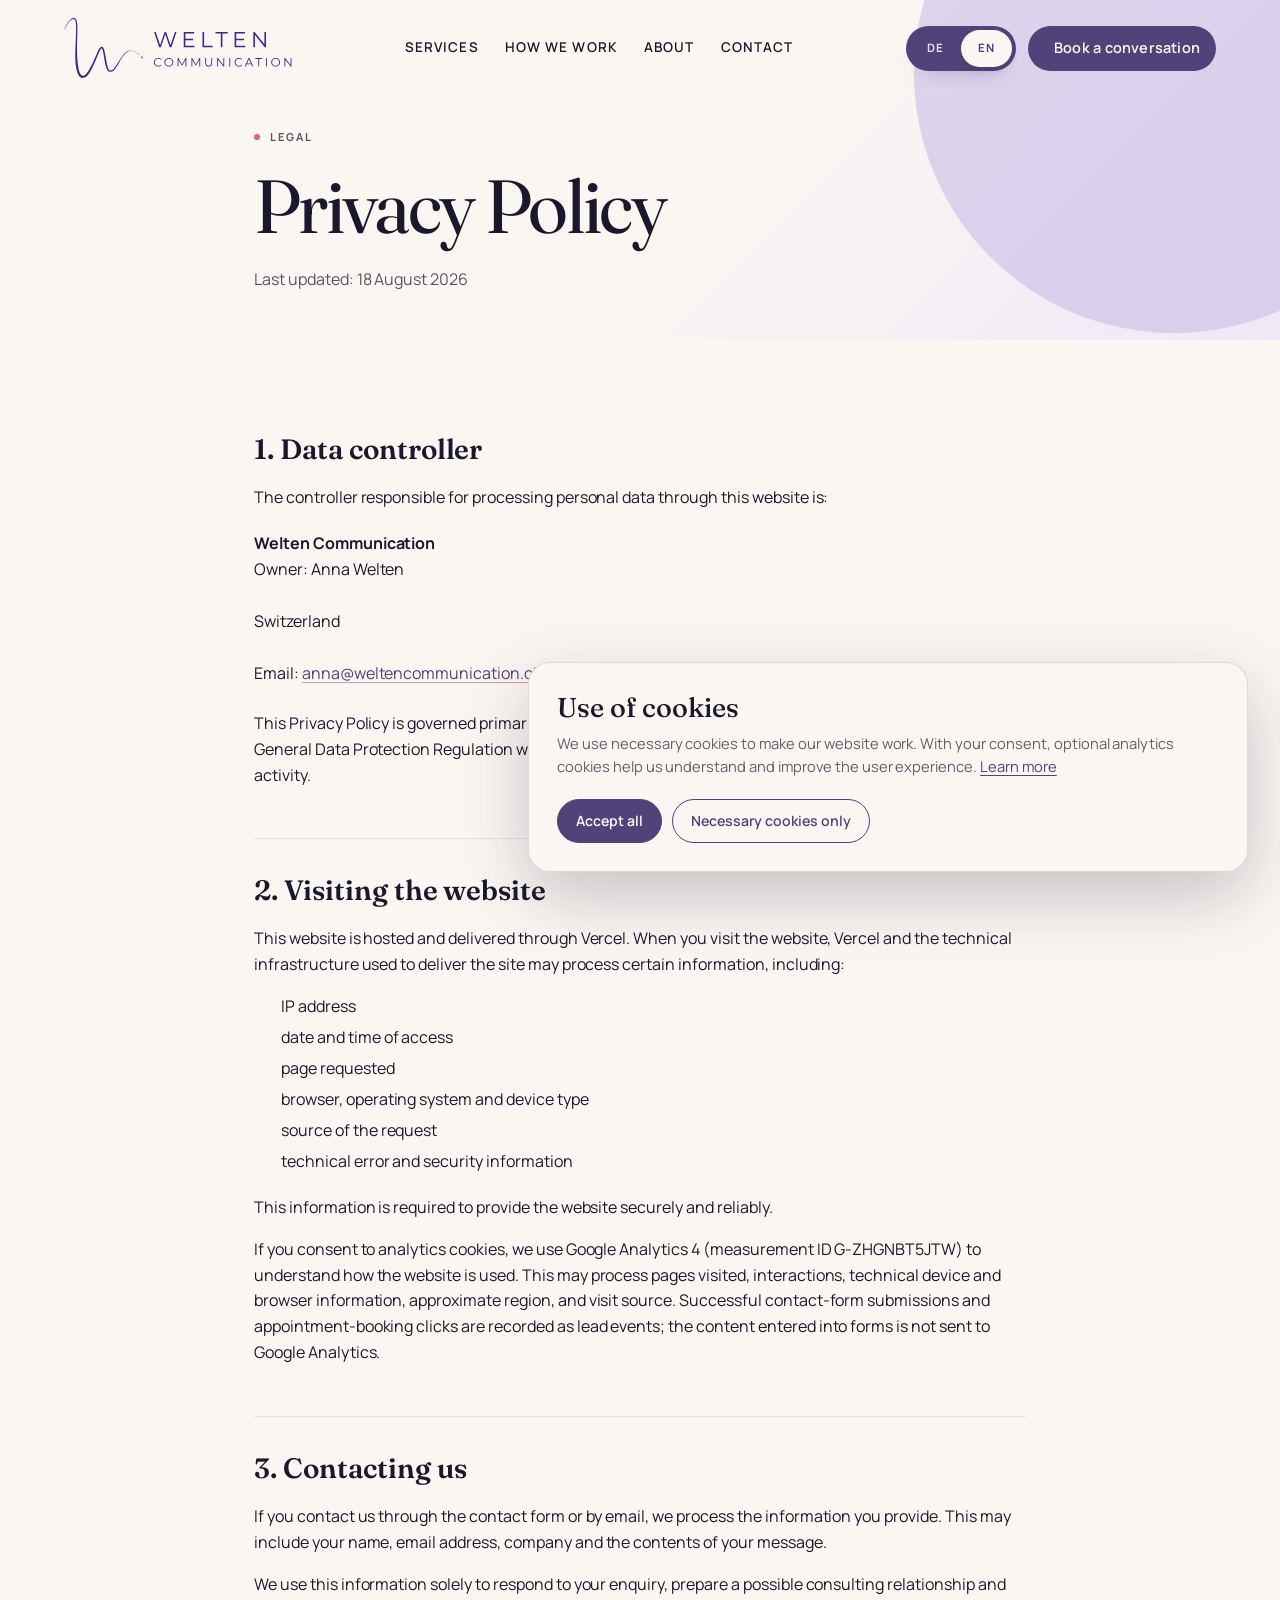
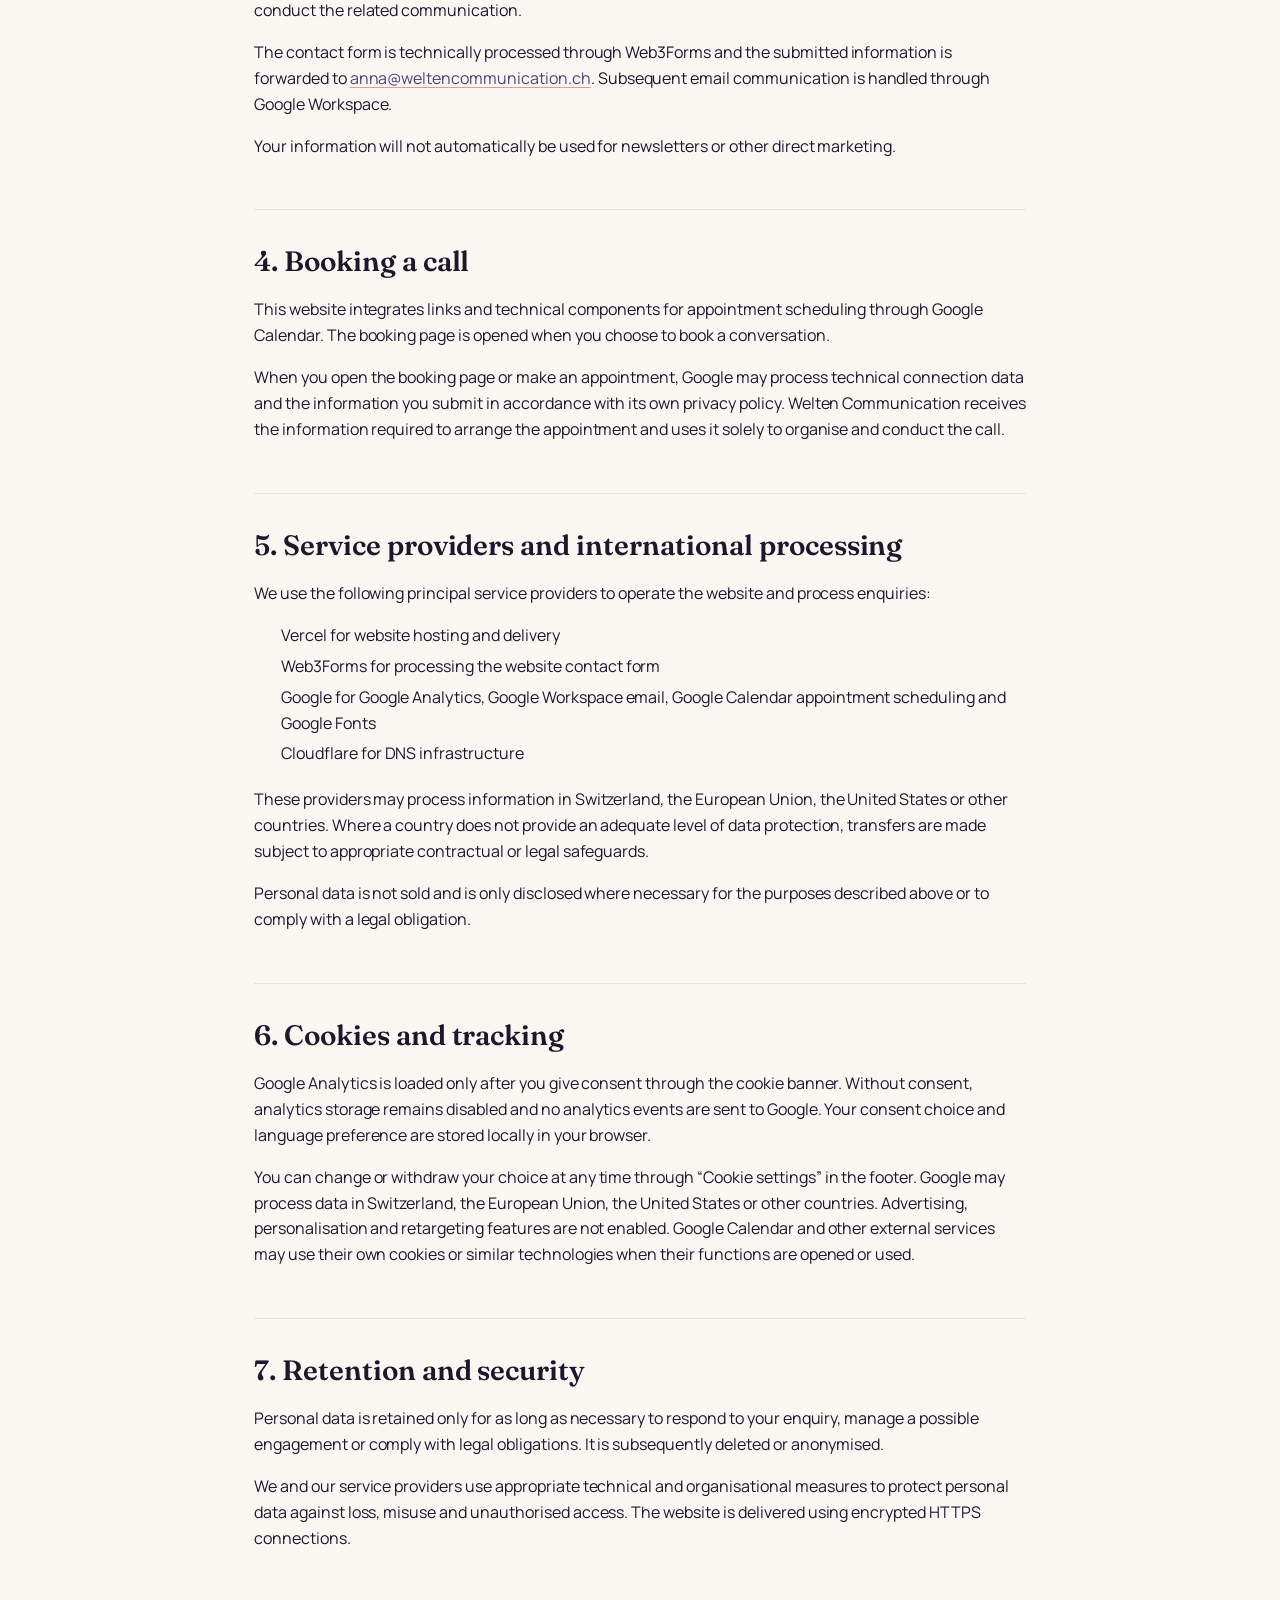
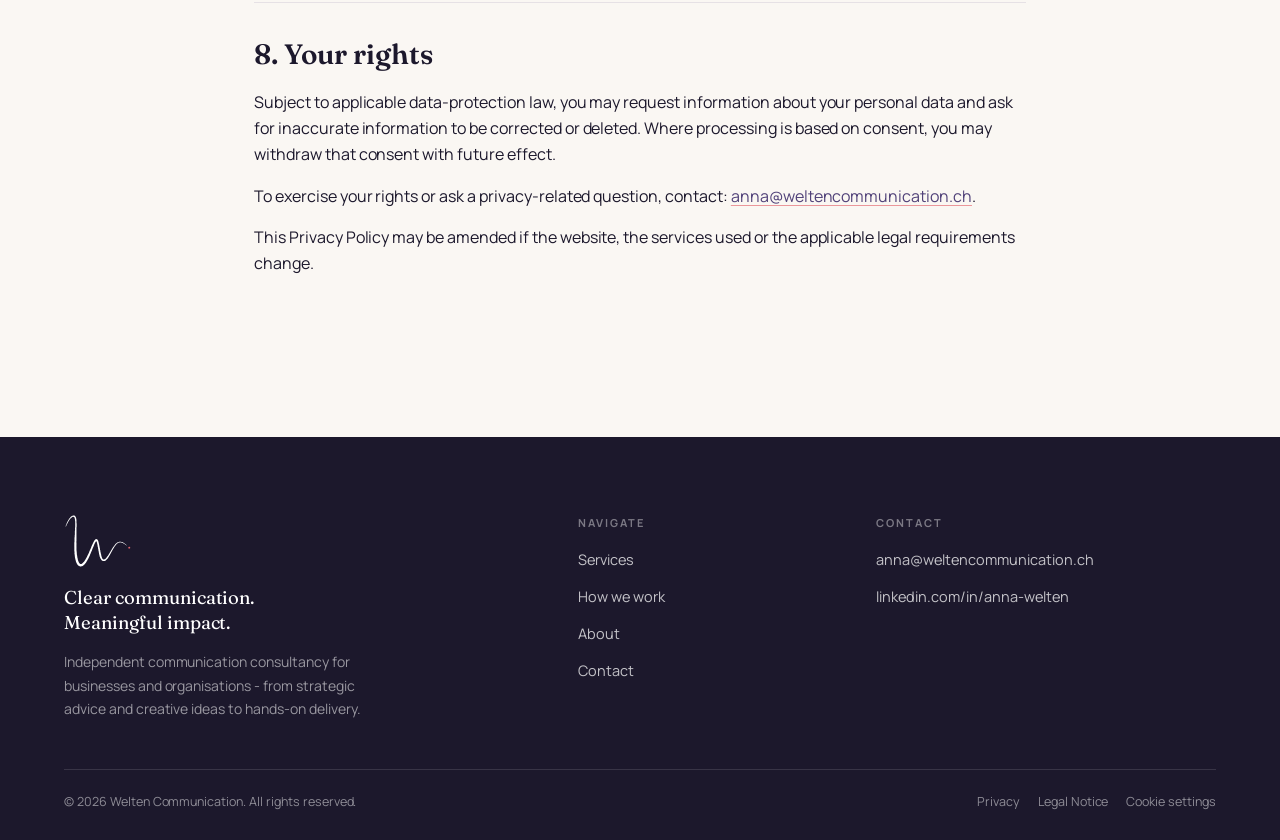
<file: en/privacy/index.html>
<!DOCTYPE html>
<html lang="en"><head><meta charset="utf-8"><meta name="viewport" content="width=device-width,initial-scale=1">
<title>Privacy Policy — Welten Communication</title><meta name="description" content="Privacy Policy for the Welten Communication website.">
<link rel="canonical" href="https://www.weltencommunication.ch/en/privacy/"><link rel="alternate" hreflang="en" href="https://www.weltencommunication.ch/en/privacy/"><link rel="alternate" hreflang="de" href="https://www.weltencommunication.ch/de/datenschutz/"><link rel="alternate" hreflang="x-default" href="https://www.weltencommunication.ch/de/datenschutz/">
<meta property="og:title" content="Privacy Policy — Welten Communication"><meta property="og:description" content="Privacy Policy for the Welten Communication website."><meta property="og:url" content="https://www.weltencommunication.ch/en/privacy/"><meta property="og:locale" content="en_GB"><meta name="theme-color" content="#FAF7F3">
<link href="/assets/cookie-consent.css" rel="stylesheet"><script src="/assets/analytics-consent.js" defer></script>
<link rel="preconnect" href="https://fonts.googleapis.com"><link rel="preconnect" href="https://fonts.gstatic.com" crossorigin><link href="https://fonts.googleapis.com/css2?family=Fraunces:ital,opsz,wght@0,9..144,400;0,9..144,500;0,9..144,600;1,9..144,400;1,9..144,500&amp;family=Manrope:wght@400;500;600;700&amp;display=swap" rel="stylesheet"><link href="https://calendar.google.com/calendar/scheduling-button-script.css" rel="stylesheet"><script src="https://calendar.google.com/calendar/scheduling-button-script.js" async></script><style>
/* ============================================================
   WELTEN COMMUNICATION
   Built to "Welten Communication — Brand Direction"
   Canvas Warm Linen · Field Dark Purple · Type Charcoal
   Lavender Fog secondary · Warm Greige neutral · Coral signal (~2%)
   Fraunces (display) / Manrope (information)
   ============================================================ */
:root{
  --linen:#FAF7F3;
  --purple:#514279;
  --charcoal:#1C182C;
  --lavender:#CBC3E7;
  --coral:#E3646E;
  --greige:#EAE6E1;
  --white:#FFFFFF;
  --services-bg:#F0EBE7;
  --work-bg:#FFFDFA;
  --contact-bg:#F2EEF6;

  --ink:#1C182C;
  --muted:#5A5566;
  --line-col:rgba(28,24,44,.12);
  --line-soft:rgba(28,24,44,.06);

  --display:"Fraunces","Iowan Old Style","Times New Roman",Georgia,serif;
  --sans:"Manrope",system-ui,-apple-system,"Segoe UI",Helvetica,Arial,sans-serif;

  --gutter:clamp(22px,5vw,84px);
  --max:1400px;
  --ease:cubic-bezier(.22,.61,.36,1);
}

*,*::before,*::after{box-sizing:border-box}
html{-webkit-text-size-adjust:100%;scroll-behavior:smooth}
body{
  margin:0;background:var(--linen);color:var(--ink);
  font-family:var(--sans);font-size:clamp(16px,1.02vw,17.5px);
  line-height:1.62;letter-spacing:-.002em;
  -webkit-font-smoothing:antialiased;-moz-osx-font-smoothing:grayscale;
  overflow-x:hidden;
}
img,svg{display:block;max-width:100%}
a{color:inherit;text-decoration:none}
h1,h2,h3,h4,p{margin:0}
ul{margin:0;padding:0;list-style:none}
button{font:inherit;color:inherit;background:none;border:0;cursor:pointer}
::selection{background:var(--purple);color:#fff}
:focus-visible{outline:2px solid var(--purple);outline-offset:3px;border-radius:4px}

.skip{position:absolute;left:-9999px;top:0;z-index:400;background:var(--charcoal);color:#fff;padding:12px 18px;font-size:14px;border-radius:0 0 8px 0}
.skip:focus{left:0}

.wrap{max-width:var(--max);margin:0 auto;padding:0 var(--gutter);position:relative;z-index:4}

/* ============================================================
   TYPE
   ============================================================ */
.eyebrow{
  display:inline-flex;align-items:center;gap:12px;
  font-size:12.5px;font-weight:600;letter-spacing:.17em;
  text-transform:uppercase;color:var(--muted);
}
.eyebrow::before{content:"";width:7px;height:7px;border-radius:50%;background:var(--coral);flex:0 0 auto}
.display{
  font-family:var(--display);font-weight:400;
  font-size:clamp(2.4rem,4.9vw,4.05rem);line-height:1.03;
  letter-spacing:-.021em;text-wrap:balance;
}
.h2{
  font-family:var(--display);font-weight:400;
  font-size:clamp(2rem,4.1vw,3.5rem);line-height:1.06;
  letter-spacing:-.019em;text-wrap:balance;
}
.h3{font-family:var(--display);font-weight:500;font-size:clamp(1.35rem,1.9vw,1.72rem);line-height:1.16;letter-spacing:-.011em}
.serif-italic{font-style:italic;font-weight:400}
.purple-ink{color:var(--purple)}
.lede{font-size:clamp(1.06rem,1.32vw,1.26rem);line-height:1.58;color:var(--muted);letter-spacing:-.005em}
.body-copy{color:var(--muted)}
.body-copy + .body-copy{margin-top:1.1em}

/* ============================================================
   BUTTONS
   ============================================================ */
.btn{
  display:inline-flex;align-items:center;gap:.7em;
  background:var(--purple);color:#fff;padding:15px 28px;border-radius:100px;
  font-size:14.5px;font-weight:600;letter-spacing:.015em;line-height:1;white-space:nowrap;
  transition:background-color .4s var(--ease),transform .35s var(--ease),box-shadow .4s var(--ease);
}
.header-cta{flex:0 0 auto}
.btn .dot{width:7px;height:7px;border-radius:50%;background:var(--coral);transition:transform .4s var(--ease)}
.btn:hover{background:#3f3363;transform:translateY(-2px);box-shadow:0 16px 34px -20px rgba(81,66,121,.7)}
.btn:hover .dot{transform:scale(1.55)}
.btn-ghost{
  display:inline-flex;align-items:center;gap:.6em;
  background:transparent;color:var(--ink);border:1px solid var(--line-col);
  padding:14px 26px;border-radius:100px;font-size:14.5px;font-weight:600;letter-spacing:.015em;line-height:1;white-space:nowrap;
  transition:border-color .35s var(--ease),color .35s var(--ease);
}
.btn-ghost .arw{transition:transform .4s var(--ease)}
.btn-ghost:hover{border-color:var(--purple);color:var(--purple)}
.btn-ghost:hover .arw{transform:translateX(4px)}

/* ============================================================
   THE LINE — self-contained gestures, drawn once when their
   section appears. Nothing is tied to scroll position.
   ============================================================ */
/* clip sideways only: the circle and the line are meant to run off the
   edge of the canvas, never to create a horizontal scrollbar */
#page{position:relative;overflow-x:clip}
/* One line for the whole page. It always begins far outside the left edge,
   so its starting point is never visible at any screen width. Segments draw
   in as each section arrives — no scroll-position maths involved. */
.flowline{position:absolute;top:0;left:0;width:100%;height:100%;pointer-events:none;z-index:3}
.flowline svg{width:100%;height:100%}
.flowline path{
  fill:none;stroke:var(--purple);stroke-linecap:round;
  vector-effect:non-scaling-stroke;opacity:.5;
  stroke-dasharray:1;stroke-dashoffset:1;
  transition:stroke-dashoffset .16s linear;
}
.flowline path.in{stroke-dashoffset:0}
/* a soft pulse of deeper purple glides along the drawn line — always
   behind the content layer (z-index 0), so text is never affected */
.flowline path.pulse{
  stroke:#3E3160;opacity:0;
  stroke-dasharray:.05 .95;stroke-dashoffset:1;
  transition:opacity 1.4s var(--ease);
  animation:flowpulse 15s linear infinite;
}
.flowline path.pulse.in{opacity:.6}
@keyframes flowpulse{from{stroke-dashoffset:1}to{stroke-dashoffset:-1}}
/* the journey's final coral point — positioned from the built path */
.flow-end{
  position:absolute;left:0;top:0;width:15px;height:15px;border-radius:50%;
  background:var(--coral);transform:translate(-50%,-50%) scale(.72);opacity:0;
  box-shadow:0 0 0 5px rgba(227,100,110,.12);
  transition:opacity .25s var(--ease),transform .35s var(--ease);
}
.flow-end.in{opacity:1;transform:translate(-50%,-50%) scale(1)}
/* an in-front accent: the line passes over the composition here */
.overline{position:absolute;pointer-events:none;z-index:6}
.overline path{fill:none;stroke:var(--purple);stroke-linecap:round;opacity:.4;
  stroke-dasharray:1;stroke-dashoffset:1;transition:stroke-dashoffset 2s var(--ease)}
.overline.in path{stroke-dashoffset:0}
@media (prefers-reduced-motion:reduce){
  .flowline path,.overline path{stroke-dashoffset:0 !important;transition:none}
  .flowline path.pulse{display:none}
  .flow-end{opacity:1;transform:translate(-50%,-50%) scale(1)}
}

/* ============================================================
   CORAL DOT CURSOR
   ============================================================ */
@media (pointer:fine){
  body.has-dot-cursor,body.has-dot-cursor a,body.has-dot-cursor button,
  body.has-dot-cursor input,body.has-dot-cursor textarea{cursor:none}
  .cursor-dot{
    position:fixed;top:0;left:0;width:11px;height:11px;border-radius:50%;
    background:var(--coral);pointer-events:none;z-index:999;
    transform:translate(-50%,-50%);will-change:transform;
    transition:width .28s var(--ease),height .28s var(--ease),background-color .28s var(--ease),opacity .3s var(--ease);
  }
  .cursor-dot.hot{width:34px;height:34px;background:rgba(227,100,110,.26)}
  .cursor-dot.hidden{opacity:0}
}
@media (pointer:coarse){.cursor-dot{display:none}}
@media (prefers-reduced-motion:reduce){.cursor-dot{display:none}body.has-dot-cursor,body.has-dot-cursor a{cursor:auto}}

/* ============================================================
   HEADER
   ============================================================ */
.site-header{position:fixed;top:0;left:0;right:0;z-index:100;
  transition:background-color .4s var(--ease),box-shadow .4s var(--ease)}
.site-header.scrolled{background:rgba(250,247,243,.86);backdrop-filter:blur(14px) saturate(1.1);box-shadow:0 1px 0 var(--line-soft)}
.header-inner{max-width:var(--max);margin:0 auto;padding:18px var(--gutter);
  display:flex;align-items:center;justify-content:space-between;gap:24px;transition:padding .4s var(--ease)}
.site-header.scrolled .header-inner{padding-top:12px;padding-bottom:12px}
.brand{display:flex;align-items:center;flex-shrink:0}
.brand .logo{height:60px;width:auto;transition:height .4s var(--ease)}
.site-header.scrolled .brand .logo{height:50px}
.nav{display:flex;align-items:center;gap:clamp(18px,2.1vw,34px)}
.nav a.navlink{position:relative;font-size:13.5px;font-weight:600;letter-spacing:.075em;
  text-transform:uppercase;color:var(--ink);padding:6px 0;white-space:nowrap;transition:color .3s var(--ease)}
.nav a.navlink::after{content:"";position:absolute;left:0;right:0;bottom:0;height:1.5px;background:var(--coral);
  transform:scaleX(0);transform-origin:right;transition:transform .4s var(--ease)}
.nav a.navlink:hover{color:var(--purple)}
.nav a.navlink:hover::after,.nav a.navlink[aria-current="true"]::after{transform:scaleX(1);transform-origin:left}
.header-actions{display:flex;align-items:center;gap:12px;flex:0 0 auto}
.menu-toggle{
  display:none;width:46px;height:46px;border:1px solid var(--line-col);border-radius:50%;
  align-items:center;justify-content:center;flex-direction:column;gap:5px;
  background:rgba(255,255,255,.72);transition:background-color .3s var(--ease),border-color .3s var(--ease)
}
.menu-toggle span{width:19px;height:1.5px;border-radius:2px;background:var(--charcoal);transition:transform .35s var(--ease),opacity .25s var(--ease)}
.menu-toggle[aria-expanded="true"] span:nth-child(1){transform:translateY(6.5px) rotate(45deg)}
.menu-toggle[aria-expanded="true"] span:nth-child(2){opacity:0}
.menu-toggle[aria-expanded="true"] span:nth-child(3){transform:translateY(-6.5px) rotate(-45deg)}
.mobile-menu{
  position:absolute;left:var(--gutter);right:var(--gutter);top:calc(100% + 2px);
  padding:18px;background:var(--linen);border:1px solid var(--line-soft);
  border-radius:18px;box-shadow:0 30px 70px -38px rgba(28,24,44,.6);
  opacity:0;visibility:hidden;transform:translateY(-10px);pointer-events:none;
  transition:opacity .3s var(--ease),transform .3s var(--ease),visibility .3s
}
.mobile-menu a{display:flex;align-items:center;justify-content:space-between;padding:14px 12px;border-bottom:1px solid var(--line-soft);font-family:var(--display);font-size:1.22rem}
.mobile-menu a:last-child{border-bottom:0}
.mobile-menu a::after{content:"↘";font-family:var(--sans);font-size:.85rem;color:var(--coral)}
.site-header.menu-open{background:rgba(250,247,243,.97);backdrop-filter:blur(14px)}
.site-header.menu-open .mobile-menu{opacity:1;visibility:visible;transform:none;pointer-events:auto}
/* Single-page site: no mobile menu — the header keeps a slim CTA and
   the section links live in the footer. */

/* ============================================================
   HERO — one large soft lavender field, circular image,
   the line entering from off-canvas around the body copy.
   ============================================================ */
.hero{position:relative;padding-top:clamp(116px,11.5vw,152px);padding-bottom:clamp(64px,8vw,120px);background:var(--linen)}
.hero-grid{display:grid;grid-template-columns:1.02fr .98fr;gap:clamp(32px,5vw,70px);align-items:center;position:relative;z-index:2}
.hero-copy .eyebrow{margin-bottom:clamp(20px,2.6vw,30px)}
.hero h1{margin-bottom:clamp(24px,3vw,34px)}
.hero h1 .l2{color:var(--purple)}
.hero h1 .l3{font-style:italic}
.hero-body{max-width:46ch}
.hero-copy{position:relative;background:var(--linen);box-shadow:0 0 0 18px var(--linen);border-radius:1px}
.hero-actions{display:flex;align-items:center;gap:16px;flex-wrap:wrap;margin-top:clamp(30px,3.6vw,42px)}

.hero-media{position:relative;justify-self:end;width:100%;max-width:min(54vw,680px);z-index:2}
/* the single large lavender field — sized from the image, so it scales
   correctly on any screen instead of drifting on wide monitors */
.hero-media::before{
  content:"";position:absolute;z-index:0;border-radius:50%;pointer-events:none;
  background:radial-gradient(circle at 34% 32%, #DAD2EF 0%, #CBC3E7 58%, #C3BAE4 100%);
  width:106%;aspect-ratio:1;right:-29%;top:-7%;opacity:.82;
}
.hero-figure{position:relative;width:62%;margin-top:18%;aspect-ratio:1;border-radius:50%;overflow:hidden;
  box-shadow:0 46px 90px -54px rgba(28,24,44,.6)}
.hero-figure img{width:100%;height:100%;object-fit:cover;object-position:68% 50%}
/* ============================================================
   SECTIONS — no hard blocks; content floats in one composition
   ============================================================ */
.section{position:relative;padding:clamp(78px,10vw,150px) 0}
.section-head{max-width:56ch}
.section-head .h2{margin-top:18px}
.section-head .lede{margin-top:22px}

/* ---------- SERVICES: four blocks, equal height ---------- */
.svc-head{display:block;max-width:56ch}
.svc-head .h2{margin-top:18px}
.svc-head .lede{margin-top:22px}
.svc-head,.svc-foot{position:relative;background:var(--services-bg);box-shadow:0 0 0 18px var(--services-bg);border-radius:1px}

.svc-grid{
  display:grid;grid-template-columns:repeat(2,minmax(0,1fr));
  gap:clamp(18px,2.2vw,30px);margin-top:clamp(42px,5.2vw,74px);
  align-items:start;padding-bottom:clamp(28px,3.2vw,48px);
}
.svc-card{
  display:flex;flex-direction:column;
  background:var(--white);border:1px solid var(--line-soft);border-radius:22px;
  padding:clamp(26px,2.9vw,40px);
  box-shadow:0 30px 60px -50px rgba(28,24,44,.5);
  transition:transform .45s var(--ease),box-shadow .45s var(--ease),border-color .45s var(--ease);
}
.svc-card:hover{transform:translateY(-5px);box-shadow:0 42px 74px -46px rgba(28,24,44,.55);border-color:rgba(81,66,121,.22)}
.svc-grid .svc-card:nth-child(even){transform:translateY(clamp(28px,3.2vw,48px))}
.svc-grid .svc-card:nth-child(even):hover{transform:translateY(clamp(23px,2.8vw,43px))}
.svc-card .n{
  font-family:var(--display);font-style:italic;
  font-size:clamp(1.05rem,1.35vw,1.28rem);color:var(--purple);opacity:.7;
}
.svc-card h3{
  font-family:var(--display);font-weight:400;letter-spacing:-.014em;line-height:1.1;
  font-size:clamp(1.4rem,2.1vw,1.85rem);margin:10px 0 12px;
  transition:color .4s var(--ease);
}
.svc-card:hover h3{color:var(--purple)}
.svc-lead{color:var(--ink);font-size:clamp(.99rem,1.05vw,1.04rem);margin-bottom:20px}
.svc-items{margin-top:auto;padding-top:4px}
.svc-items li{
  position:relative;padding-left:20px;
  padding-top:10px;padding-bottom:10px;border-top:1px solid var(--line-soft);
  font-size:.94rem;color:var(--muted);line-height:1.5;
}
.svc-items li::before{content:"";position:absolute;left:0;top:1.16em;width:7px;height:1.5px;background:var(--purple);opacity:.55}
.svc-foot{
  margin-top:clamp(38px,4.4vw,62px);display:flex;align-items:center;
  justify-content:space-between;gap:clamp(20px,3vw,44px);flex-wrap:wrap;
}
.svc-foot p{max-width:50ch;color:var(--muted)}

/* ---------- HOW WE WORK: floating principles, no container ---------- */
.work-grid{display:grid;grid-template-columns:repeat(4,minmax(0,1fr));
  gap:clamp(26px,3vw,48px);margin-top:clamp(48px,6vw,80px)}
.principle{position:relative;padding:24px 0 0;border-top:1px solid rgba(81,66,121,.28)}
.principle .p-n{
  display:block;font-family:var(--display);font-style:italic;
  font-size:1.5rem;color:var(--purple);opacity:.75;margin-bottom:clamp(22px,2.8vw,36px);
}
.principle h3{margin-bottom:10px}
.principle p{color:var(--muted);max-width:40ch}
/* every other principle floats down — breaks the tidy row */
.work-grid .principle:nth-child(even){transform:none}
#services{background:var(--services-bg);padding-bottom:clamp(62px,7vw,96px)}
#how-we-work{background:var(--work-bg);padding-top:clamp(56px,6.5vw,88px)}
#services,#how-we-work,#about,#contact{scroll-margin-top:92px}
#how-we-work .section-head,#how-we-work .principle{background:var(--work-bg);box-shadow:0 0 0 16px var(--work-bg)}

/* ---------- STATEMENT BAND (purple field) ---------- */
.band{position:relative;overflow:hidden;background:var(--purple);color:#fff;
  padding:clamp(90px,11vw,160px) 0;text-align:center;z-index:2}
.band .eyebrow{color:rgba(255,255,255,.72)}
.band h2{font-family:var(--display);font-weight:400;color:#fff;margin:26px auto 0;
  font-size:clamp(2.3rem,5.4vw,4.4rem);line-height:1.02;letter-spacing:-.02em;max-width:17ch}
.band h2 em{font-style:italic}
.band .band-sub{color:rgba(255,255,255,.8);max-width:52ch;margin:26px auto 0;font-size:1.08rem}
.band .band-cta{margin-top:36px;display:inline-flex}
.band .btn{background:#fff;color:var(--purple)}
.band .btn:hover{background:var(--lavender);color:var(--charcoal)}
.band-circle{position:absolute;border-radius:50%;border:1px solid rgba(255,255,255,.16);pointer-events:none}
.bc1{width:min(74vw,760px);aspect-ratio:1;top:-34%;left:-9%}
.bc2{width:min(50vw,540px);aspect-ratio:1;bottom:-32%;right:-7%;border-color:rgba(203,195,231,.24)}
.band .overline path{stroke:#fff;opacity:.42}

/* ---------- ABOUT ANNA — photo overlaps the text column ---------- */
.about{position:relative;padding:clamp(84px,11vw,160px) 0 clamp(62px,7vw,96px);background:var(--linen)}
.about-grid{display:grid;grid-template-columns:.92fr 1.08fr;gap:clamp(36px,5.5vw,84px);align-items:start}
.about-media{position:relative;z-index:2}
/* lavender circle frames the person, per the graphic language */
.about-media::before{
  content:"";position:absolute;z-index:0;border-radius:50%;
  background:radial-gradient(circle at 38% 30%, #DED7EE 0%, #CBC3E7 62%, #C1B8E2 100%);
  width:112%;aspect-ratio:1;left:-16%;top:-9%;opacity:.9;
}
.about-figure{
  position:relative;z-index:1;border-radius:50%;overflow:hidden;aspect-ratio:1;
  box-shadow:0 46px 90px -56px rgba(28,24,44,.62);
}
.about-figure img{width:100%;height:100%;object-fit:cover;object-position:50% 20%}
/* profile card floats out over the photo */
.profile-card{
  position:relative;z-index:3;background:var(--white);border:1px solid var(--line-soft);
  border-radius:20px;padding:24px 26px;box-shadow:0 30px 60px -42px rgba(28,24,44,.5);
  width:min(94%,340px);margin:-56px 0 0 auto;
}
.profile-card .pc-name{font-family:var(--display);font-size:1.3rem;font-weight:500;letter-spacing:-.01em}
.profile-card .pc-role{font-size:13px;font-weight:600;letter-spacing:.05em;color:var(--purple);margin-top:3px}
.profile-card ul{margin-top:16px;padding-top:14px;border-top:1px solid var(--line-soft);display:grid;gap:7px}
.profile-card li{font-size:13.5px;color:var(--muted)}
.profile-card .pc-li{
  margin-top:16px;display:inline-flex;align-items:center;gap:9px;
  font-size:13.5px;font-weight:600;color:var(--ink);transition:color .3s var(--ease);
}
.profile-card .pc-li svg{width:17px;height:17px;color:var(--purple)}
.profile-card .pc-li:hover{color:var(--purple)}
.about-body{padding-top:clamp(0px,2vw,26px)}
.about-body{position:relative;background:var(--linen);box-shadow:0 0 0 18px var(--linen);border-radius:1px}
.about-body .h2{margin-top:18px}
.about-body .about-sub{font-family:var(--display);font-size:clamp(1.25rem,1.9vw,1.6rem);
  font-style:italic;color:var(--purple);margin-top:20px;line-height:1.3}
.about-body .body-copy{margin-top:1.15em}

/* ---------- CONTACT — the line finishes here ---------- */
.contact{position:relative;padding:clamp(56px,6.5vw,90px) 0 clamp(70px,8vw,120px);background:var(--contact-bg)}
.contact-grid{display:grid;grid-template-columns:.82fr 1.18fr;gap:clamp(40px,6vw,92px);align-items:start}
.contact h2{margin-top:18px;max-width:16ch}
.contact .contact-sub{font-family:var(--display);font-style:italic;color:var(--purple);
  font-size:clamp(1.2rem,1.8vw,1.5rem);margin-top:18px}
.contact .body-copy{margin-top:22px;max-width:46ch}
.contact-copy{position:relative;background:var(--contact-bg);box-shadow:0 0 0 18px var(--contact-bg);border-radius:1px}
.contact-actions{margin-top:30px}
.contact-details{display:grid;grid-template-columns:1fr 1fr;gap:18px;margin-top:34px;padding-top:26px;border-top:1px solid rgba(81,66,121,.16)}
.cs-block .k{font-family:var(--display);font-size:1.12rem;font-weight:500;margin-bottom:6px}
.cs-block a{display:inline-flex;align-items:center;gap:9px;color:var(--muted);
  font-size:1rem;transition:color .3s var(--ease);word-break:break-word}
.cs-block a[href^="mailto:"]{font-size:clamp(.88rem,1.02vw,.96rem);white-space:nowrap;word-break:normal}
.cs-block a:hover{color:var(--purple)}
.cs-block a svg{width:16px;height:16px;flex:0 0 auto;color:var(--purple)}

/* ============================================================
   FOOTER
   ============================================================ */
.site-footer{position:relative;z-index:2;background:var(--charcoal);color:rgba(255,255,255,.66);
  padding:clamp(56px,6vw,84px) 0 28px}
.foot-top{display:grid;grid-template-columns:1.5fr .8fr 1.1fr;gap:clamp(30px,4vw,62px);
  padding-bottom:clamp(32px,4vw,48px);border-bottom:1px solid rgba(255,255,255,.12)}
.foot-brand .mark{height:54px;margin-bottom:18px}
.foot-brand .f-tag{font-family:var(--display);font-size:1.16rem;color:#fff;line-height:1.34;max-width:22ch}
.foot-brand p{font-size:14px;line-height:1.7;max-width:34ch;color:rgba(255,255,255,.55);margin-top:14px}
.foot-col h3{font-size:11px;letter-spacing:.18em;text-transform:uppercase;color:rgba(255,255,255,.42);margin-bottom:15px}
.foot-col ul{display:grid;gap:11px}
.foot-col a{font-size:14.5px;color:rgba(255,255,255,.74);transition:color .3s var(--ease);word-break:break-word}
.foot-col a:hover{color:#fff}
.foot-bottom{display:flex;justify-content:space-between;align-items:center;gap:14px;flex-wrap:wrap;
  padding-top:22px;font-size:12.5px;color:rgba(255,255,255,.5)}
.foot-legal{display:flex;gap:18px;flex-wrap:wrap}
.foot-bottom a:hover{color:#fff}

/* ============================================================
   MOTION — subtle, calm
   ============================================================ */
.reveal{opacity:0;transform:translateY(24px);transition:opacity .95s var(--ease),transform .95s var(--ease)}
.reveal.in{opacity:1;transform:none}
.reveal[data-d="1"]{transition-delay:.08s}
.reveal[data-d="2"]{transition-delay:.16s}
.reveal[data-d="3"]{transition-delay:.24s}
/* keep the staggered offsets working alongside reveal */
.work-grid .principle.reveal{transform:translateY(24px)}
.work-grid .principle.reveal.in:nth-child(odd){transform:none}
.work-grid .principle.reveal.in:nth-child(even){transform:none}
.svc-grid .svc-card.reveal{transform:translateY(24px)}
.svc-grid .svc-card.reveal.in:nth-child(odd){transform:none}
.svc-grid .svc-card.reveal.in:nth-child(even){transform:translateY(clamp(28px,3.2vw,48px))}
.svc-grid .svc-card.reveal.in:nth-child(even):hover{transform:translateY(clamp(23px,2.8vw,43px))}
.float{animation:float 13s ease-in-out infinite}
@keyframes float{0%,100%{transform:translateY(0)}50%{transform:translateY(-16px)}}
@media (prefers-reduced-motion:reduce){
  .reveal{opacity:1;transform:none !important;transition:none}
  .float{animation:none}
  html{scroll-behavior:auto}
}

/* ============================================================
   RESPONSIVE
   ============================================================ */
/* very wide screens: hold the composition together instead of letting it drift */
@media(min-width:1700px){
  :root{--max:1560px}
  .hero-media{max-width:600px}
}
@media(max-width:1000px){
  .hero-grid,.about-grid,.contact-grid{grid-template-columns:1fr}
  .hero-media{justify-self:end;max-width:min(82vw,560px);margin-top:18px}
  .about-media{max-width:440px}
  .profile-card{margin-left:0}
  .work-grid{grid-template-columns:repeat(2,minmax(0,1fr))}
  .work-grid .principle:nth-child(n){transform:none !important}
  .foot-top{grid-template-columns:1fr 1fr}
  .flowline path{opacity:.26}
}
@media(max-width:820px){
  .nav{display:none}
  .menu-toggle{display:flex}
  /* single-page site: no menu — just a slim CTA beside the logo */
  .header-cta{padding:11px 18px;font-size:13px;gap:.55em}
  .header-cta .dot{width:6px;height:6px}
  .header-inner{gap:14px}
  .svc-grid{grid-template-columns:1fr}
  .svc-grid{padding-bottom:0}
  .svc-grid .svc-card:nth-child(n),.svc-grid .svc-card.reveal.in:nth-child(n),.svc-grid .svc-card:nth-child(n):hover{transform:none}
}
@media(max-width:700px){
  .brand .logo{height:46px}
  .site-header.scrolled .brand .logo{height:40px}
  .foot-top{grid-template-columns:1fr}
  .about-media::before{width:118%;left:-9%}
  .hero-media{max-width:min(92vw,440px);margin-top:36px}
  .hero-figure{width:64%;margin-top:15%}
  .hero-media::before{width:106%;right:-24%;top:-4%}
  .work-grid{grid-template-columns:1fr;gap:34px}
  /* keep the line well clear of body text on small screens */
  .flowline path{opacity:.32}
  /* slimmer, better-proportioned buttons on small screens */
  .btn{padding:12px 20px;font-size:13.5px}
  .btn-ghost{padding:11px 19px;font-size:13.5px}
}
@media(max-width:540px){
  .header-cta{display:none}
  .header-inner{gap:12px}
  .hero-copy{min-width:0}
  .hero .display{font-size:clamp(2.05rem,9.1vw,2.3rem);line-height:1.04}
  .hero-copy .eyebrow{font-size:10.5px;letter-spacing:.12em;white-space:normal}
}
@media(max-width:420px){
  .brand .logo{height:46px}
  .site-header.scrolled .brand .logo{height:40px}
  .btn{padding:11px 18px;font-size:13px}
  .btn-ghost{padding:10px 17px;font-size:13px}
}

/* ============================================================
   CONTACT FORM — visible at the bottom of the page
   ============================================================ */
.contact-form-card{position:relative;z-index:10;overflow:hidden;background:var(--linen);border:1px solid rgba(81,66,121,.1);border-radius:26px;padding:clamp(28px,3.5vw,46px);box-shadow:0 30px 70px -52px rgba(28,24,44,.55)}
.contact-form-card::after{content:"";position:absolute;z-index:0;width:190px;aspect-ratio:1;border-radius:50%;right:-78px;top:-92px;background:var(--lavender);opacity:.44;pointer-events:none}
.contact-form-content{position:relative;z-index:1}
.contact-form-heading{font-family:var(--display);font-size:clamp(1.55rem,2.3vw,2.05rem);font-weight:400;line-height:1.15;max-width:15ch}
.contact-form-intro{color:var(--muted);font-size:.96rem;margin-top:10px;max-width:48ch}
.contact-form{display:grid;grid-template-columns:1fr 1fr;gap:18px;margin-top:26px}
.form-field{display:grid;gap:8px}
.form-field.full{grid-column:1/-1}
.form-field label{font-size:12px;font-weight:700;letter-spacing:.12em;text-transform:uppercase;color:var(--muted)}
.form-field input,.form-field textarea{
  width:100%;border:1px solid rgba(81,66,121,.2);border-radius:13px;background:rgba(255,255,255,.8);
  color:var(--ink);font:inherit;font-size:16px;padding:13px 15px;outline:0;
  transition:border-color .25s var(--ease),box-shadow .25s var(--ease),background-color .25s var(--ease)
}
.form-field textarea{min-height:128px;resize:vertical}
.form-field input::placeholder,.form-field textarea::placeholder{color:#918b99}
.form-field input:focus,.form-field textarea:focus{background:#fff;border-color:var(--purple);box-shadow:0 0 0 3px rgba(81,66,121,.1)}
.form-actions{grid-column:1/-1;display:flex;align-items:center;gap:18px;flex-wrap:wrap;margin-top:4px}
.form-submit{border:0}
.form-submit[disabled]{opacity:.68;cursor:wait;transform:none;box-shadow:none}
.form-note{font-size:12.5px;line-height:1.5;color:var(--muted);max-width:31ch}
.form-status{grid-column:1/-1;min-height:24px;font-size:14px;font-weight:600;color:var(--muted)}
.form-status.error{color:#a43642}
.contact-success{display:none;text-align:center;padding:clamp(36px,5vw,62px) 0}
.contact-success.is-visible{display:block}
.contact-success-mark{width:58px;height:58px;margin:0 auto 20px;border-radius:50%;display:grid;place-items:center;background:var(--purple);color:#fff;font-size:26px}
.contact-success h3{font-family:var(--display);font-size:clamp(1.8rem,2.8vw,2.4rem);font-weight:400}
.contact-success p{color:var(--muted);max-width:38ch;margin:12px auto 0}
.contact-form.is-hidden,.contact-form-heading.is-hidden,.contact-form-intro.is-hidden{display:none}
.botcheck{display:none!important}
@media(max-width:620px){
  .contact-form{grid-template-columns:1fr;gap:16px;margin-top:24px}
  .form-field.full,.form-actions,.form-status{grid-column:1}
  .contact-details{grid-template-columns:1fr}
}
/* Keep Google's generated trigger available for the official pop-up while the
   visible calls-to-action retain the Welten button design. */
.google-booking-bridge > button,
.google-booking-bridge .qxCTlb{
  position:fixed !important;
  left:-10000px !important;
  top:0 !important;
  width:1px !important;
  height:1px !important;
  min-width:0 !important;
  min-height:0 !important;
  padding:0 !important;
  border:0 !important;
  overflow:hidden !important;
}


/* Language selector — a compact two-position swipe control sized for two
   short language labels, while the booking CTA keeps its full width. */
.header-actions{--header-book-w:188px;--header-book-h:45px;--lang-switch-w:110px;--lang-switch-h:45px}
.header-actions>.header-cta{width:var(--header-book-w);height:var(--header-book-h)}
.lang-switch{width:var(--lang-switch-w);height:var(--lang-switch-h)}
.header-actions>.header-cta{padding:0 20px;justify-content:center}
.lang-switch{position:relative;isolation:isolate;display:grid;grid-template-columns:1fr 1fr;align-items:center;padding:4px;border:0;border-radius:999px;background:var(--purple);font-size:11.5px;font-weight:700;letter-spacing:.1em;line-height:1;white-space:nowrap;box-shadow:0 10px 24px -18px rgba(81,66,121,.8)}
.lang-switch::before{content:"";position:absolute;z-index:-1;left:4px;top:4px;width:calc(50% - 4px);height:calc(100% - 8px);border-radius:999px;background:var(--linen);box-shadow:0 3px 10px rgba(28,24,44,.1);transform:translateX(0);transition:transform .28s var(--ease)}
.lang-switch.is-en::before{transform:translateX(100%)}
.lang-switch a{height:100%;display:grid;place-items:center;color:rgba(255,255,255,.86);transition:color .22s var(--ease);outline:0}
.lang-switch a:hover{color:#fff}.lang-switch a:focus-visible{box-shadow:inset 0 0 0 2px var(--coral);border-radius:999px}
.lang-switch a.active{color:var(--purple)}
.lang-separator{display:none}
@media(min-width:821px) and (max-width:1100px){.header-actions{--header-book-w:164px;--header-book-h:40px;--lang-switch-w:104px;--lang-switch-h:40px}.header-actions>.header-cta{font-size:13px}.nav{gap:clamp(12px,1.55vw,20px)}}
@media(max-width:820px){.header-actions{--header-book-w:164px;--header-book-h:40px;--lang-switch-w:108px;--lang-switch-h:40px}}
@media(max-width:700px){.header-cta{display:none}.header-actions{--lang-switch-w:108px;--lang-switch-h:40px}}
@media(max-width:420px){.header-actions{gap:6px;--lang-switch-w:100px;--lang-switch-h:40px}.lang-switch{font-size:10.5px}}

/* Feedback V3 refinements: keep the hero statement confident and legible,
   clarify the purple-band hierarchy, and give contact details room to breathe. */
@media(min-width:1200px){
  .hero-grid{grid-template-columns:minmax(0,1.18fr) minmax(0,.82fr);gap:clamp(28px,4vw,56px)}
  .hero-line-primary{white-space:nowrap}
}
@media(min-width:1001px) and (max-width:1199px){
  .hero-grid{grid-template-columns:minmax(0,1.42fr) minmax(280px,.58fr);gap:clamp(28px,3.5vw,44px)}
}
.hero-line-impact{color:var(--purple)}
.band h2{max-width:21ch}
.band-primary,.band-secondary{display:block}
.band-secondary{margin-top:.3em;font-size:.64em;line-height:1.13;font-weight:400}
.svc-foot p{max-width:68ch}
.contact-details{grid-template-columns:minmax(0,1.15fr) minmax(0,.85fr);column-gap:clamp(38px,5vw,72px);row-gap:24px}
@media(max-width:760px){.contact-details{grid-template-columns:1fr}}
@media(max-width:540px){
  .band h2{max-width:16ch}
  .band-secondary{margin-top:.42em;font-size:.69em;line-height:1.16}
}


.legal-page{background:var(--linen);color:var(--ink)}
.legal-page .legal-hero{position:relative;overflow:hidden;padding:clamp(76px,10vw,130px) 0 48px;background:linear-gradient(135deg,var(--linen) 55%,#eee8f6)}
.legal-page .legal-hero::after{content:"";position:absolute;width:min(42vw,520px);aspect-ratio:1;border-radius:50%;right:-12%;top:-55%;background:rgba(198,184,229,.55)}
.legal-page .legal-hero .wrap,.legal-page .legal-copy>.wrap{position:relative;z-index:1;width:min(900px,calc(100% - (var(--gutter) * 2)));margin-inline:auto}
.legal-page .legal-hero .eyebrow{display:flex;align-items:center;gap:10px;color:var(--muted);font-size:11px;font-weight:700;letter-spacing:.18em;text-transform:uppercase}
.legal-page .legal-hero .eyebrow::before{content:"";width:6px;height:6px;border-radius:50%;background:var(--coral)}
.legal-page .legal-hero h1{max-width:16ch;margin:22px 0 0;font-family:var(--display);font-size:clamp(2.55rem,6vw,4.7rem);font-weight:400;line-height:1.02;letter-spacing:-.035em}
.legal-page .updated{margin:22px 0 0;color:var(--muted)}
.legal-page .legal-copy{padding:clamp(52px,8vw,92px) 0 110px}
.legal-page .legal-copy section{padding:0 0 34px;margin:0 0 34px;border-bottom:1px solid rgba(81,66,121,.12)}
.legal-page .legal-copy section:last-child{margin-bottom:0;border-bottom:0}
.legal-page .legal-copy h2{margin:0 0 18px;font-family:var(--display);font-size:clamp(1.35rem,2.5vw,1.75rem);font-weight:600;line-height:1.25}
.legal-page .legal-copy p{margin:0 0 16px}
.legal-page .legal-copy ul{padding-left:22px;margin:4px 0 20px}
.legal-page .legal-copy li{padding-left:5px;margin:5px 0}
.legal-page .legal-copy a{color:var(--purple);text-decoration:underline;text-decoration-color:rgba(227,100,110,.65);text-underline-offset:3px;overflow-wrap:anywhere}
.legal-page address{margin:20px 0 24px;font-style:normal}
.legal-page .notice-card{max-width:610px;padding:clamp(28px,5vw,48px)!important;border:1px solid rgba(81,66,121,.13)!important;border-radius:24px;background:#fff;box-shadow:0 30px 70px -55px rgba(28,24,44,.5)}
.legal-page .notice-card p:last-child{margin-bottom:0}
.legal-page .google-booking-bridge>button,.legal-page .google-booking-bridge .qxCTlb{position:fixed!important;left:-10000px!important;width:1px!important;height:1px!important;overflow:hidden!important}
@media(max-width:620px){.legal-page .legal-hero{padding-top:62px}.legal-page .legal-hero h1{font-size:2.05rem;letter-spacing:-.02em;overflow-wrap:anywhere}.legal-page .legal-hero .wrap,.legal-page .legal-copy>.wrap{width:min(100% - 34px,900px)}}
</style></head>
<body class="legal-page"><a class="skip" href="#main">Skip to content</a><header class="site-header" id="header">
  <div class="header-inner">
    <a class="brand" href="../" aria-label="Welten Communication, home">
      <img class="logo" src="[data-uri]" alt="Welten Communication" width="515" height="135">
    </a>
    <nav class="nav" aria-label="Primary navigation">
      <a class="navlink" href="../#services">Services</a>
      <a class="navlink" href="../#how-we-work">How we work</a>
      <a class="navlink" href="../#about">About</a>
      <a class="navlink" href="../#contact">Contact</a>
    </nav>
    <div class="header-actions">
<div class="lang-switch is-en" aria-label="Language selection"><a href="../../de/datenschutz/" data-language="de" lang="de">DE</a><span class="lang-separator" aria-hidden="true">|</span><a href="./" data-language="en" lang="en" class="active" aria-current="page">EN</a></div><a class="btn header-cta" href="https://calendar.google.com/calendar/appointments/schedules/AcZssZ3wDi1dSH_-6CFR8oYPeZwUXQy9jRMt-ZqaINAjWksAnBLzmvc_ae_zRfqQ9LqabtRF7LYi4gyC?gv=true" target="_blank" rel="noopener noreferrer" data-google-booking><span class="dot"></span>Book a conversation</a>
      <button class="menu-toggle" id="menuToggle" type="button" aria-label="Open menu" aria-controls="mobileMenu" aria-expanded="false">
        <span></span><span></span><span></span>
      </button>
    </div>
  </div>
  <nav class="mobile-menu" id="mobileMenu" aria-label="Mobile navigation">
    <a href="../#services">Services</a>
    <a href="../#how-we-work">How we work</a>
    <a href="../#about">About</a>
    <a href="../#contact">Contact</a>
  </nav>
</header>


<main id="main"><div class="legal-hero"><div class="wrap"><span class="eyebrow">Legal</span><h1>Privacy Policy</h1><p class="updated">Last updated: 18 August 2026</p></div></div><article class="legal-copy"><div class="wrap">
<section><h2>1. Data controller</h2><p>The controller responsible for processing personal data through this website is:</p><address><strong>Welten Communication</strong><br>Owner: Anna Welten<br><br>Switzerland<br><br>Email: <a href="mailto:anna@weltencommunication.ch">anna@weltencommunication.ch</a></address><p>This Privacy Policy is governed primarily by the Swiss Federal Act on Data Protection. The European General Data Protection Regulation will also be observed where it applies to a particular processing activity.</p></section>
<section><h2>2. Visiting the website</h2><p>This website is hosted and delivered through Vercel. When you visit the website, Vercel and the technical infrastructure used to deliver the site may process certain information, including:</p><ul><li>IP address</li><li>date and time of access</li><li>page requested</li><li>browser, operating system and device type</li><li>source of the request</li><li>technical error and security information</li></ul><p>This information is required to provide the website securely and reliably.</p><p>If you consent to analytics cookies, we use Google Analytics 4 (measurement ID G-ZHGNBT5JTW) to understand how the website is used. This may process pages visited, interactions, technical device and browser information, approximate region, and visit source. Successful contact-form submissions and appointment-booking clicks are recorded as lead events; the content entered into forms is not sent to Google Analytics.</p></section>
<section><h2>3. Contacting us</h2><p>If you contact us through the contact form or by email, we process the information you provide. This may include your name, email address, company and the contents of your message.</p><p>We use this information solely to respond to your enquiry, prepare a possible consulting relationship and conduct the related communication.</p><p>The contact form is technically processed through Web3Forms and the submitted information is forwarded to <a href="mailto:anna@weltencommunication.ch">anna@weltencommunication.ch</a>. Subsequent email communication is handled through Google Workspace.</p><p>Your information will not automatically be used for newsletters or other direct marketing.</p></section>
<section><h2>4. Booking a call</h2><p>This website integrates links and technical components for appointment scheduling through Google Calendar. The booking page is opened when you choose to book a conversation.</p><p>When you open the booking page or make an appointment, Google may process technical connection data and the information you submit in accordance with its own privacy policy. Welten Communication receives the information required to arrange the appointment and uses it solely to organise and conduct the call.</p></section>
<section><h2>5. Service providers and international processing</h2><p>We use the following principal service providers to operate the website and process enquiries:</p><ul><li>Vercel for website hosting and delivery</li><li>Web3Forms for processing the website contact form</li><li>Google for Google Analytics, Google Workspace email, Google Calendar appointment scheduling and Google Fonts</li><li>Cloudflare for DNS infrastructure</li></ul><p>These providers may process information in Switzerland, the European Union, the United States or other countries. Where a country does not provide an adequate level of data protection, transfers are made subject to appropriate contractual or legal safeguards.</p><p>Personal data is not sold and is only disclosed where necessary for the purposes described above or to comply with a legal obligation.</p></section>
<section id="cookies"><h2>6. Cookies and tracking</h2><p>Google Analytics is loaded only after you give consent through the cookie banner. Without consent, analytics storage remains disabled and no analytics events are sent to Google. Your consent choice and language preference are stored locally in your browser.</p><p>You can change or withdraw your choice at any time through “Cookie settings” in the footer. Google may process data in Switzerland, the European Union, the United States or other countries. Advertising, personalisation and retargeting features are not enabled. Google Calendar and other external services may use their own cookies or similar technologies when their functions are opened or used.</p></section>
<section><h2>7. Retention and security</h2><p>Personal data is retained only for as long as necessary to respond to your enquiry, manage a possible engagement or comply with legal obligations. It is subsequently deleted or anonymised.</p><p>We and our service providers use appropriate technical and organisational measures to protect personal data against loss, misuse and unauthorised access. The website is delivered using encrypted HTTPS connections.</p></section>
<section><h2>8. Your rights</h2><p>Subject to applicable data-protection law, you may request information about your personal data and ask for inaccurate information to be corrected or deleted. Where processing is based on consent, you may withdraw that consent with future effect.</p><p>To exercise your rights or ask a privacy-related question, contact: <a href="mailto:anna@weltencommunication.ch">anna@weltencommunication.ch</a>.</p><p>This Privacy Policy may be amended if the website, the services used or the applicable legal requirements change.</p></section>
</div></article></main>
<footer class="site-footer">
  <div class="wrap">
    <div class="foot-top">
      <div class="foot-brand">
        <img class="mark" src="[data-uri]" alt="Welten Communication" width="68" height="54" loading="lazy">
        <p class="f-tag">Clear communication. Meaningful impact.</p>
        <p>Independent communication consultancy for businesses and organisations - from strategic advice and creative ideas to hands-on delivery.</p>
      </div>
      <div class="foot-col">
        <h3>Navigate</h3>
        <ul>
          <li><a href="../#services">Services</a></li>
          <li><a href="../#how-we-work">How we work</a></li>
          <li><a href="../#about">About</a></li>
          <li><a href="../#contact">Contact</a></li>
        </ul>
      </div>
      <div class="foot-col">
        <h3>Contact</h3>
        <ul>
          <li><a href="mailto:anna@weltencommunication.ch">anna@weltencommunication.ch</a></li>
          <li><a href="https://www.linkedin.com/in/anna-welten/" target="_blank" rel="noopener noreferrer">linkedin.com/in/anna-welten</a></li>
        </ul>
      </div>
    </div>
    <div class="foot-bottom">
      <span>© <span id="year">2026</span> Welten Communication. All rights reserved.</span>
      <span class="foot-legal">
        <a href="../privacy/">Privacy</a>
        <a href="../legal-notice/">Legal Notice</a>
        <a href="../privacy/#cookies">Cookie settings</a>
      </span>
    </div>
  </div>
</footer>

<div class="google-booking-bridge" id="googleBookingBridge" aria-hidden="true"><script>(function(){var target=document.currentScript;window.addEventListener('load',function(){if(window.calendar&&calendar.schedulingButton){calendar.schedulingButton.load({url:"https://calendar.google.com/calendar/appointments/schedules/AcZssZ3wDi1dSH_-6CFR8oYPeZwUXQy9jRMt-ZqaINAjWksAnBLzmvc_ae_zRfqQ9LqabtRF7LYi4gyC?gv=true",color:'#514279',label:"Book a conversation",target:target});}});})();</script></div>
<script>(function(){var header=document.getElementById('header');var menuToggle=document.getElementById('menuToggle');var mobileMenu=document.getElementById('mobileMenu');var openLabel="Open menu";var closeLabel="Close menu";var onScroll=function(){if(header)header.classList.toggle('scrolled',window.scrollY>10);};onScroll();window.addEventListener('scroll',onScroll,{passive:true});function closeMenu(){if(!menuToggle||!header)return;menuToggle.setAttribute('aria-expanded','false');menuToggle.setAttribute('aria-label',openLabel);header.classList.remove('menu-open');}if(menuToggle&&mobileMenu&&header){menuToggle.addEventListener('click',function(){var open=menuToggle.getAttribute('aria-expanded')==='true';menuToggle.setAttribute('aria-expanded',String(!open));menuToggle.setAttribute('aria-label',open?openLabel:closeLabel);header.classList.toggle('menu-open',!open);});mobileMenu.addEventListener('click',function(event){if(event.target.closest('a'))closeMenu();});document.addEventListener('keydown',function(event){if(event.key==='Escape')closeMenu();});window.addEventListener('resize',function(){if(window.innerWidth>820)closeMenu();});}var year=document.getElementById('year');if(year)year.textContent=new Date().getFullYear();document.querySelectorAll('[data-language]').forEach(function(link){link.addEventListener('click',function(event){var language=link.getAttribute('data-language');try{localStorage.setItem('welten-language',language);}catch(error){}if(link.classList.contains('active')||event.metaKey||event.ctrlKey||event.shiftKey||event.altKey)return;event.preventDefault();var control=link.closest('.lang-switch');if(control){control.classList.toggle('is-de',language==='de');control.classList.toggle('is-en',language==='en');control.querySelectorAll('a').forEach(function(item){item.classList.toggle('active',item===link);});}window.setTimeout(function(){window.location.href=link.href;},210);});});var bridge=document.getElementById('googleBookingBridge');document.querySelectorAll('[data-google-booking]').forEach(function(trigger){trigger.addEventListener('click',function(event){var button=bridge&&bridge.querySelector('button');if(!button)return;event.preventDefault();button.click();});});})();</script></body></html>
</file>
<file: assets/cookie-consent.css>
.cookie-consent{position:fixed;z-index:10000;left:clamp(14px,3vw,32px);right:clamp(14px,3vw,32px);bottom:clamp(14px,3vw,28px);display:none;max-width:720px;margin-left:auto;padding:clamp(20px,3vw,28px);border:1px solid rgba(81,66,121,.18);border-radius:22px;background:#faf7f3;color:#1c182c;box-shadow:0 24px 70px rgba(28,24,44,.24);font-family:Manrope,Arial,sans-serif}
.cookie-consent.is-visible{display:block}
.cookie-consent h2{margin:0 0 8px;font-family:Fraunces,Georgia,serif;font-size:clamp(1.35rem,2.5vw,1.7rem);font-weight:500;line-height:1.2}
.cookie-consent p{margin:0;color:#635d6a;font-size:.92rem;line-height:1.6}
.cookie-consent a{color:#514279;text-decoration:underline;text-underline-offset:3px}
.cookie-consent__actions{display:flex;flex-wrap:wrap;gap:10px;margin-top:20px}
.cookie-consent__button{min-height:44px;padding:10px 18px;border:1px solid #514279;border-radius:999px;font:600 .88rem/1 Manrope,Arial,sans-serif;cursor:pointer}
.cookie-consent__button--accept{background:#514279;color:#fff}
.cookie-consent__button--reject{background:transparent;color:#514279}
.cookie-consent__button:focus-visible{outline:3px solid rgba(81,66,121,.3);outline-offset:3px}
body.has-dot-cursor .cursor-dot{z-index:10001}
@media (max-width:520px){.cookie-consent__actions{display:grid}.cookie-consent__button{width:100%}}
</file>
